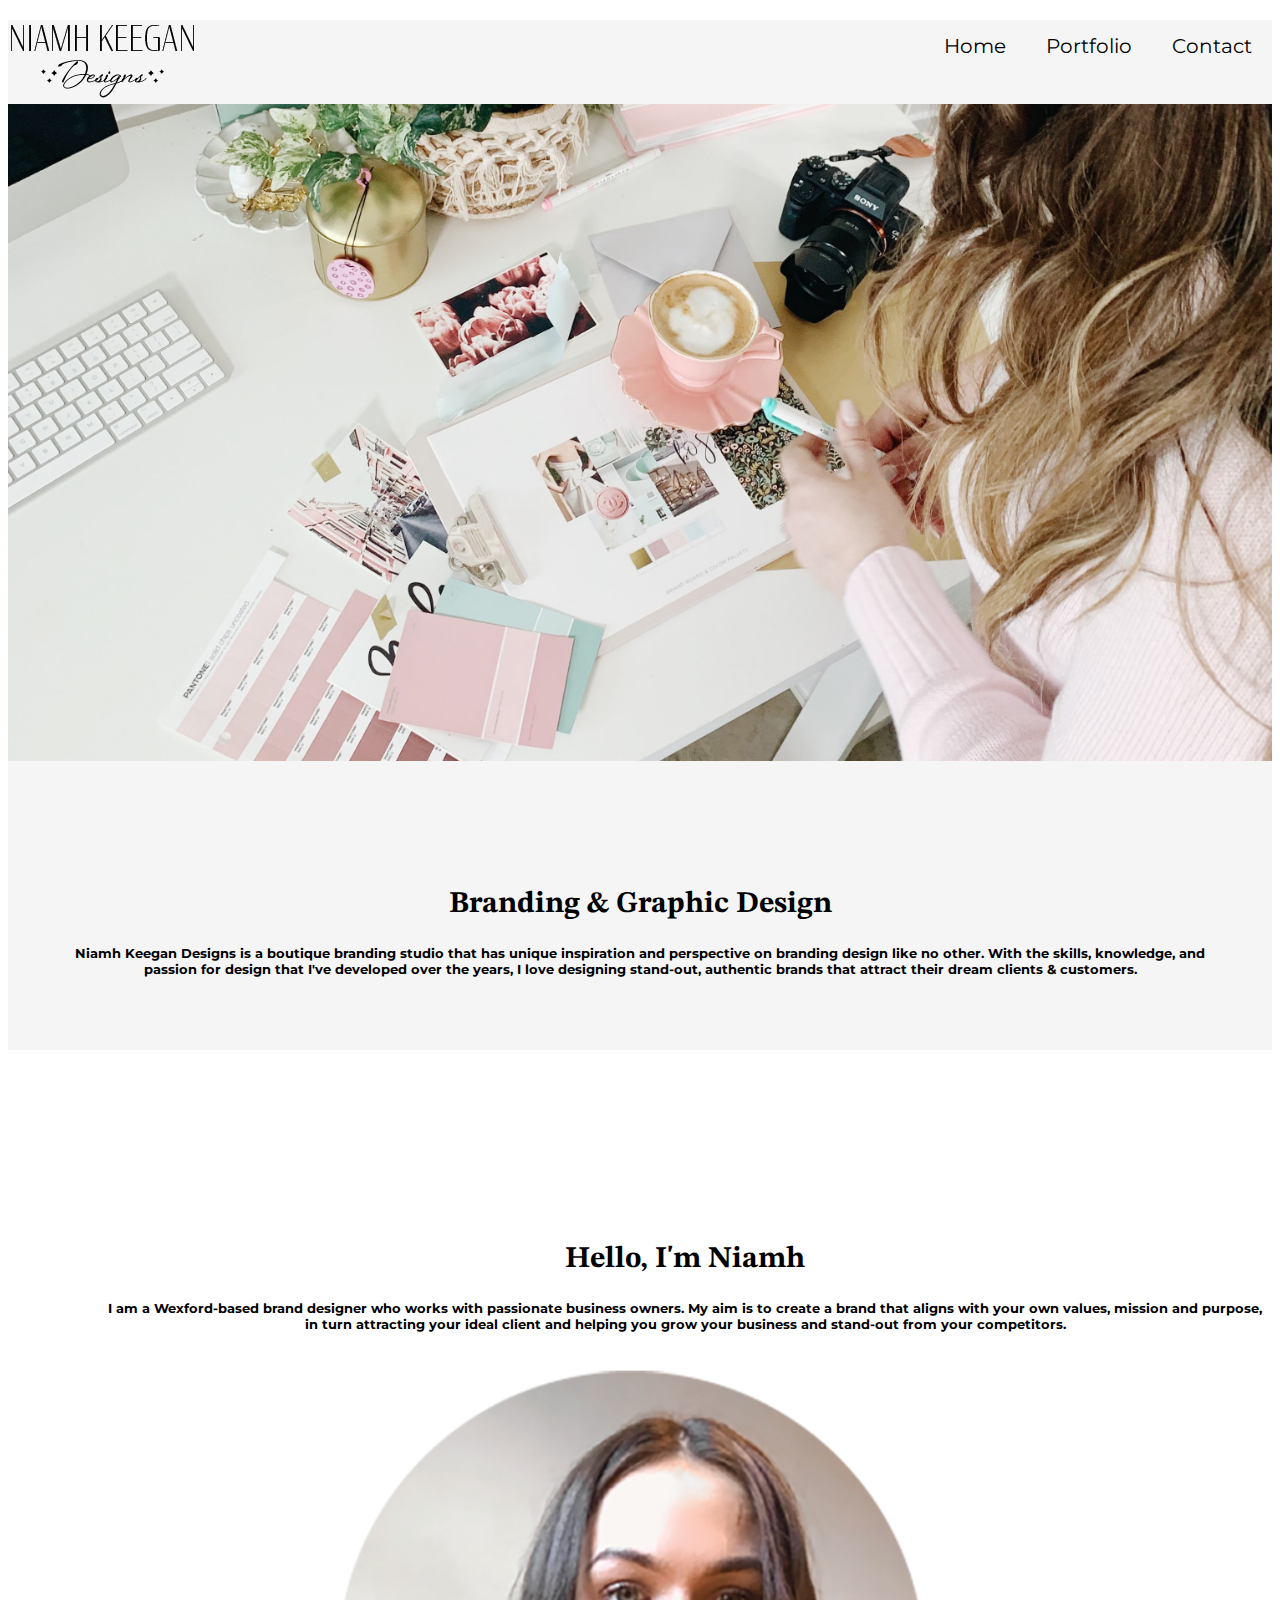
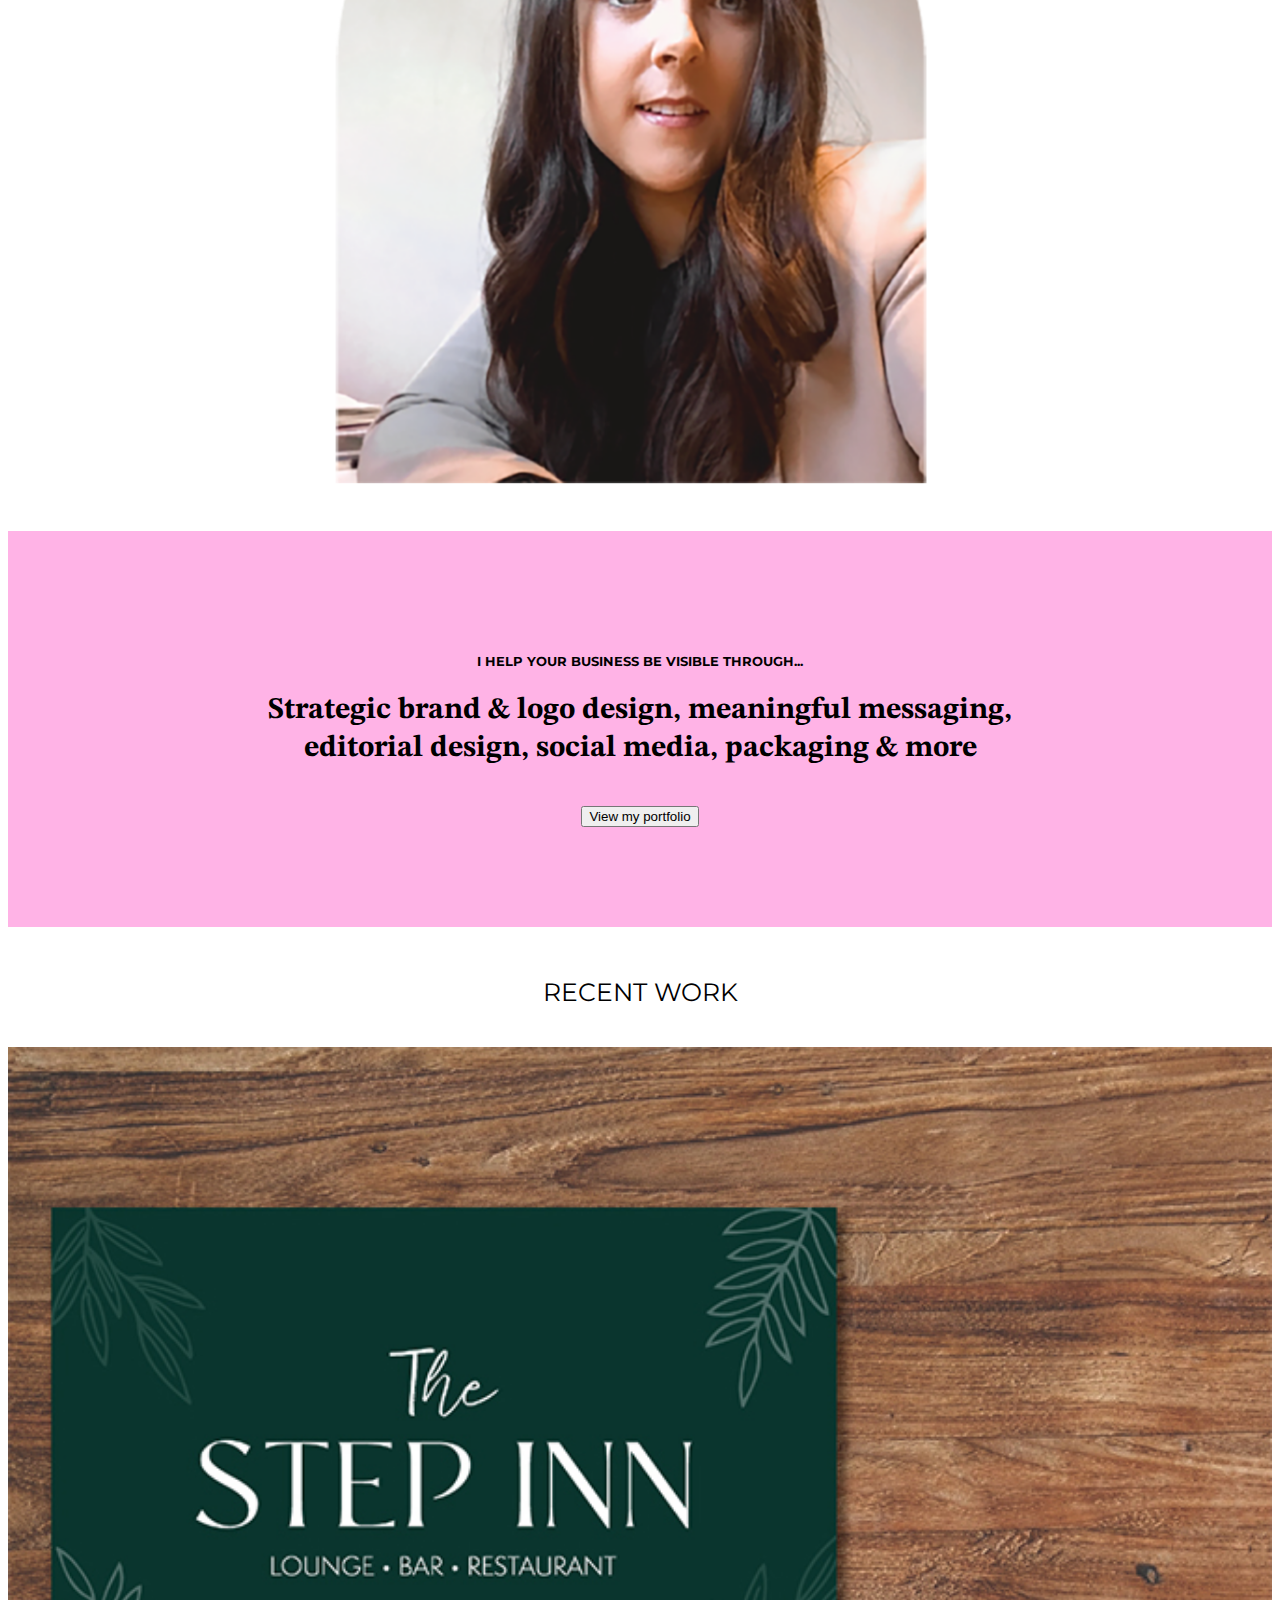
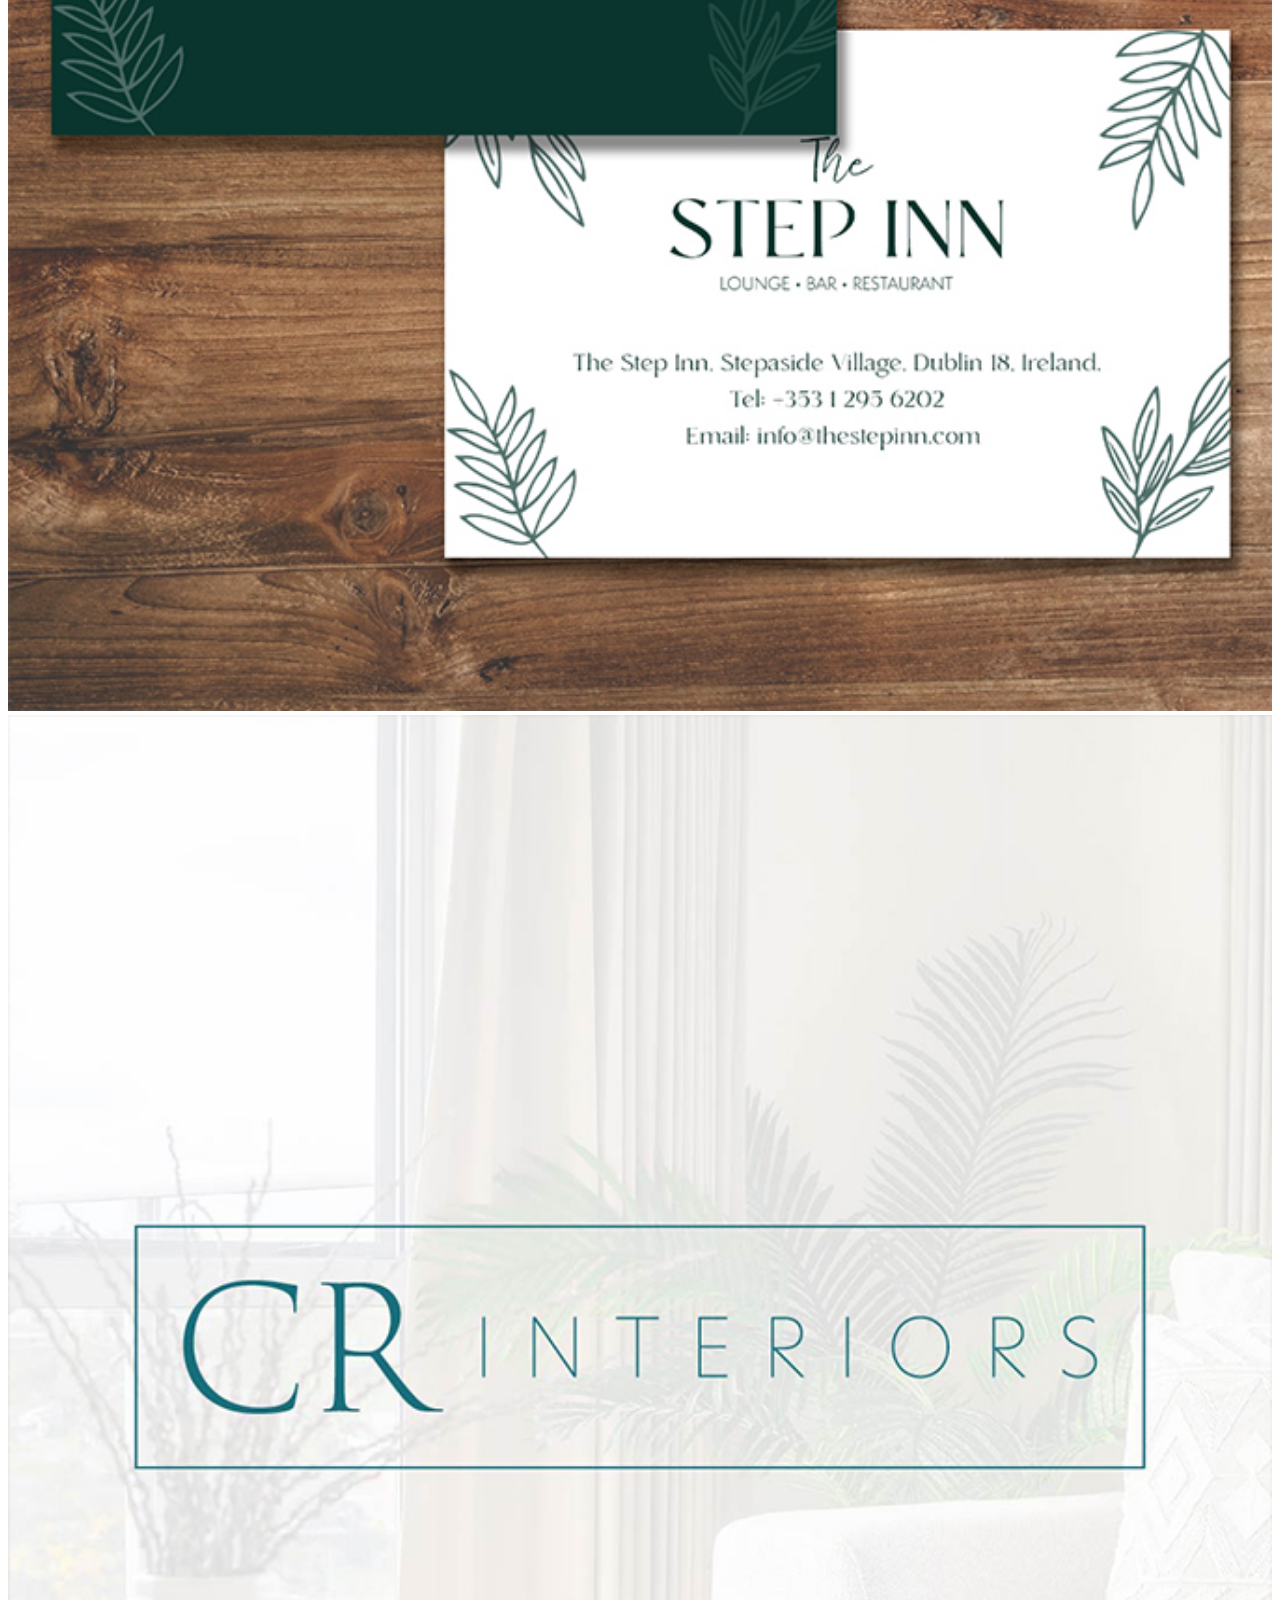
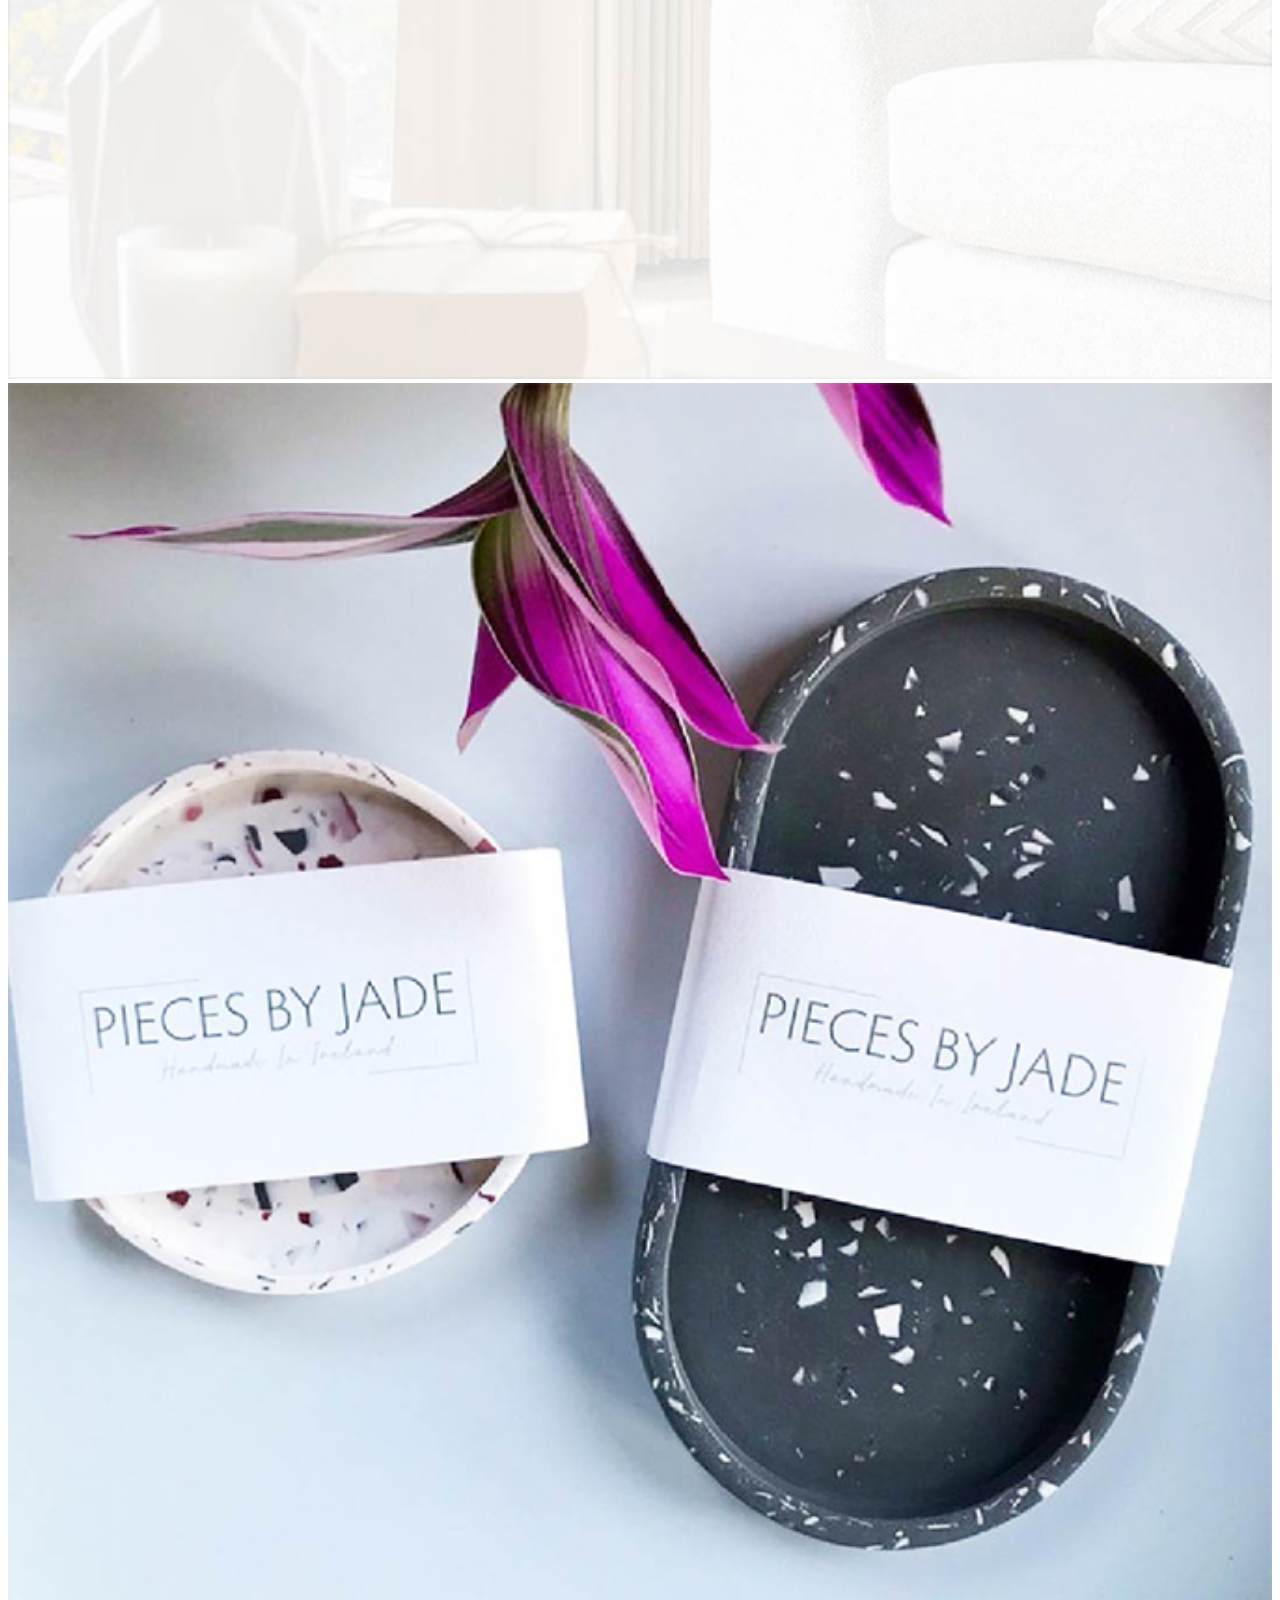
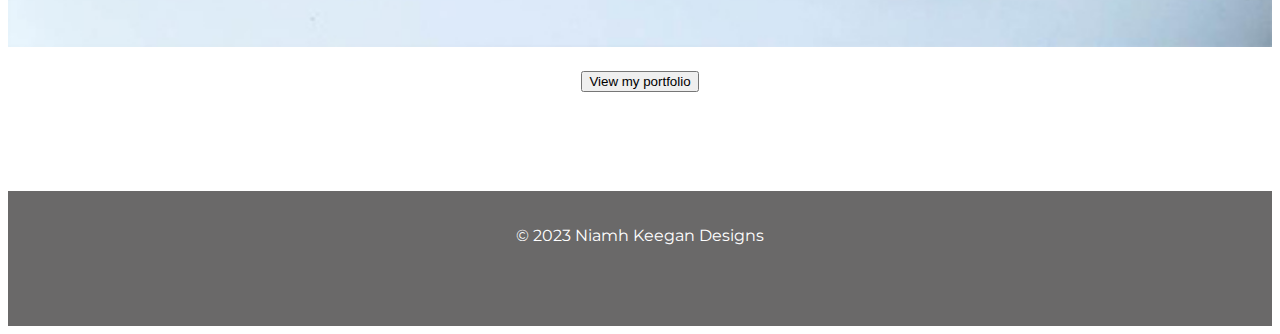
<file: index.html>
<!DOCTYPE html>
<html>
	<head>
		<title>Niamh Keegan Designs Homepage</title>
		<link href="https://cdn.jsdelivr.net/npm/bootstrap@5.3.0-alpha1/dist/css/bootstrap.min.css" rel="stylesheet" integrity="sha384-GLhlTQ8iRABdZLl6O3oVMWSktQOp6b7In1Zl3/Jr59b6EGGoI1aFkw7cmDA6j6gD" crossorigin="anonymous">
		<script src="https://cdn.jsdelivr.net/npm/bootstrap@5.3.0-alpha1/dist/js/bootstrap.bundle.min.js" integrity="sha384-w76AqPfDkMBDXo30jS1Sgez6pr3x5MlQ1ZAGC+nuZB+EYdgRZgiwxhTBTkF7CXvN" crossorigin="anonymous"></script>
	    <link rel="stylesheet" href="style.css">
        <link rel="icon" type="logo" href="Images/alt-logo.png">
        <link rel="preconnect" href="https://fonts.googleapis.com">
        <link rel="preconnect" href="https://fonts.gstatic.com" crossorigin>
        <link href="https://fonts.googleapis.com/css2?family=Cormorant+Garamond:wght@300&family=Montserrat:wght@300&family=STIX+Two+Text:ital@1&display=swap" rel="stylesheet">
    
    
    </head>
    <body>
		<div class="container-1">
            <div class="row">
                <div class="col-lg-4 logo">
                    <div class="Logo">
                    <img src="Images/Logo.png" alt="Logo">
                </div>
                </div>

                    <div class="col-lg-8">
                        <div class="topnav">
                            <a href="contact.html">Contact</a>
                            <a href="portfolio.html">Portfolio</a>
                            <a class="active" href="index.html">Home</a>
                        </div>
                </div>

            <div class="row grey">
                <div class="col-lg-8">
                    <img src="Images/Homepageimage.jpg" width="100%" alt="Homepage Photo">
                    </div>

                <div class="col-lg-4 homepage-div h1">
                   <h1>Branding & Graphic Design</h1>
                   <h5>Niamh Keegan Designs is a boutique branding studio that has unique
                    inspiration and perspective on branding design like no other. With the skills,
                    knowledge, and passion for design that I've developed over the years, I love
                    designing stand-out, authentic brands that attract their dream clients & customers.</h5>
                </div>
            </div>
            
            

            <div class="row">
                <div class="col-lg-6 intro-div h1">
                    <h1>Hello, I'm Niamh</h1>
                    <h5> I am a Wexford-based brand designer who works with passionate business owners.
                        My aim is to create a brand that aligns with your own values, mission and purpose,
                        in turn attracting your ideal client and helping you grow your business and stand-out
                        from your competitors.
</h5>
                </div>
                <div class="col-lg-6 photo">
                <img src="Images/me.png" width="50%" alt="me">

                  </div>
               
                </div>

                <div class="row pink">
                    <div class="col-lg-12">
                        <h5>I HELP YOUR BUSINESS BE VISIBLE THROUGH...</h5>
                    <h1>Strategic brand & logo design, meaningful messaging,<br>
                        editorial design, social media, packaging  & more</h1><br>
                        <a href="portfolio.html">
                            <button type="button" class="btn btn-light">View my portfolio</button>
                        </a>
                    </div>
                        </div>
                    
    

                <div class="col-lg-12 help">
                    RECENT WORK
                    </div>
                    
                    <div class="row">
                <div class="col-lg-4">
                    <img src="Images/STEPIN BCARDS.jpg" width="100%" alt="The Step Inn Business Cards">
                </div>
                <div class="col-lg-4">
                    <img src="Images/CR.jpg" width="100%" alt="CR Interiors">
                </div>
                <div class="col-lg-4">
                    <img src="Images/PIECES BY JADE.jpg" width="100%" alt="Pieces by jade">
                </div>

                </div>

                <div class="row">
                    <div class="col-lg-12">
                        <a href="portfolio.html">
                            <button type="button" class="btn btn-outline-dark btn-lg">View my portfolio</button>
                        </a>
                    </div>
                    </div>
                   
                <div class="row">
                <div class="col-lg-12 footer">
                    © 2023 Niamh Keegan Designs

            </div>
                </div>
                </div>



                    
            
            
        
		
		</div>
</body>
</html>
</file>
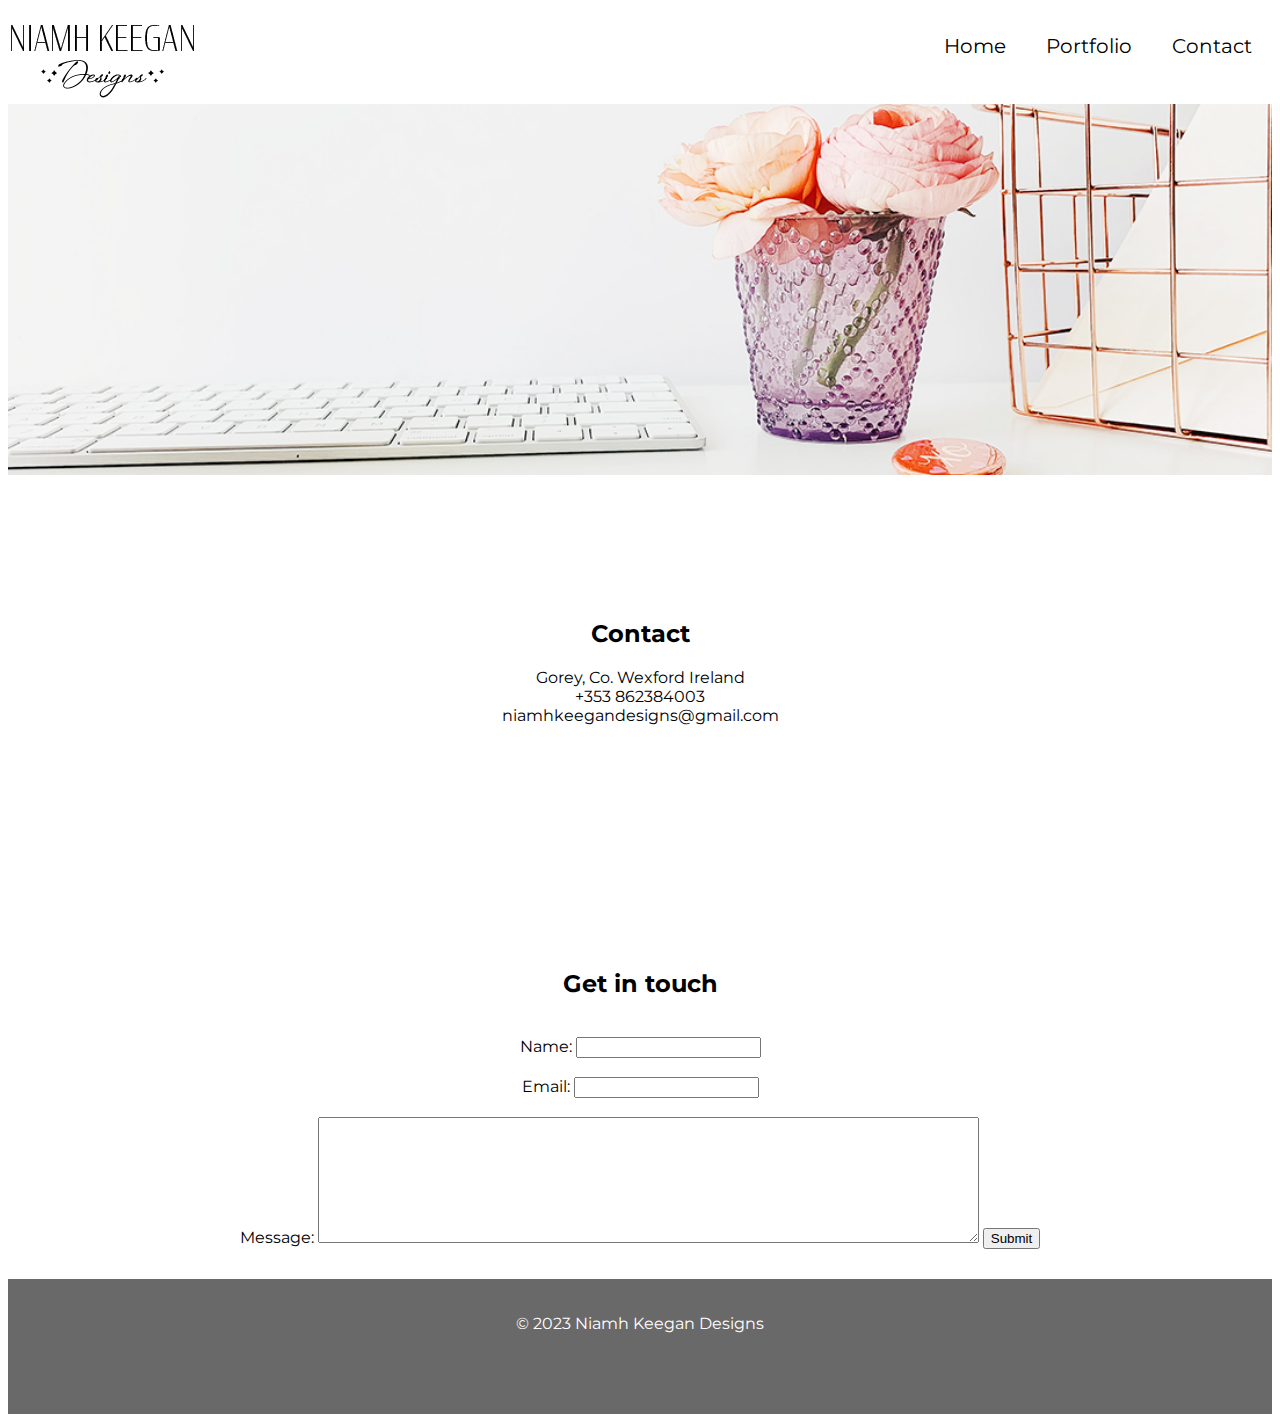
<file: contact.html>
<!DOCTYPE html>
<html>
	<head>
		<title>Niamh Keegan Designs Contact</title>
		<link href="https://cdn.jsdelivr.net/npm/bootstrap@5.3.0-alpha1/dist/css/bootstrap.min.css" rel="stylesheet" integrity="sha384-GLhlTQ8iRABdZLl6O3oVMWSktQOp6b7In1Zl3/Jr59b6EGGoI1aFkw7cmDA6j6gD" crossorigin="anonymous">
		<script src="https://cdn.jsdelivr.net/npm/bootstrap@5.3.0-alpha1/dist/js/bootstrap.bundle.min.js" integrity="sha384-w76AqPfDkMBDXo30jS1Sgez6pr3x5MlQ1ZAGC+nuZB+EYdgRZgiwxhTBTkF7CXvN" crossorigin="anonymous"></script>
	    <link rel="stylesheet" href="style.css">
        <link rel="icon" type="logo" href="Images/alt-logo.png">
        <link rel="preconnect" href="https://fonts.googleapis.com">
        <link rel="preconnect" href="https://fonts.gstatic.com" crossorigin>
        <link href="https://fonts.googleapis.com/css2?family=Montserrat:wght@300&display=swap" rel="stylesheet">        
	</head>
    <body>
		<div class="container-1">
            <div class="row">
                <div class="col-lg-4 logo">
                    <div class="Logo">
                    <img src="Images/Logo.png" alt="Logo">
                </div>
                </div>

                    <div class="col-lg-8">
                        <div class="topnav">
                            <a href="contact.html">Contact</a>
                            <a href="portfolio.html">Portfolio</a>
                            <a class="active" href="index.html">Home</a>
                        </div>
                </div>

                <div class="row">
                <div class="col-lg-12">
                    <img src="Images/Contact 2.jpg" width="100%" alt="Contact photo">
                    </div>
                </div>

            <div class="row grey">
                <div class="col-lg-6 contact2">
                    <h2>Contact</h2>
                    Gorey, Co. Wexford Ireland<br>
                    +353 862384003<br>
                    niamhkeegandesigns@gmail.com
            </div>
               
                <div class="col-lg-6 contact">
                    <h2>Get in touch</h2> <br>
                    <h4 id="show">
                        <span id="span1"></span>, thank you for your details.<br>
                        We will be in touch soon via <span id="span2"></span>.
                    </h4>		
                    <form action="#" id="hide" onsubmit="go();return false">
                        Name: <input id="name" type="text" /><br/> </br>
                        Email: <input id="email" type="email" /><br/> </br>
                        <label for="message">Message:</label>
                        <textarea id="message" name="message" rows="8" cols="80"></textarea>
                        <input type="submit" /><br/>
                    </form>

                </div>
                </div>


                <script src="script.js"></script>
            </div>

            
          
            

            <div class="row">
                <div class="col-lg-12 footer">
                    © 2023 Niamh Keegan Designs

​
                    
                    </div>
                </div>
                </div>



                    
            
            
        
		
		</div>
</body>
</html>
</file>
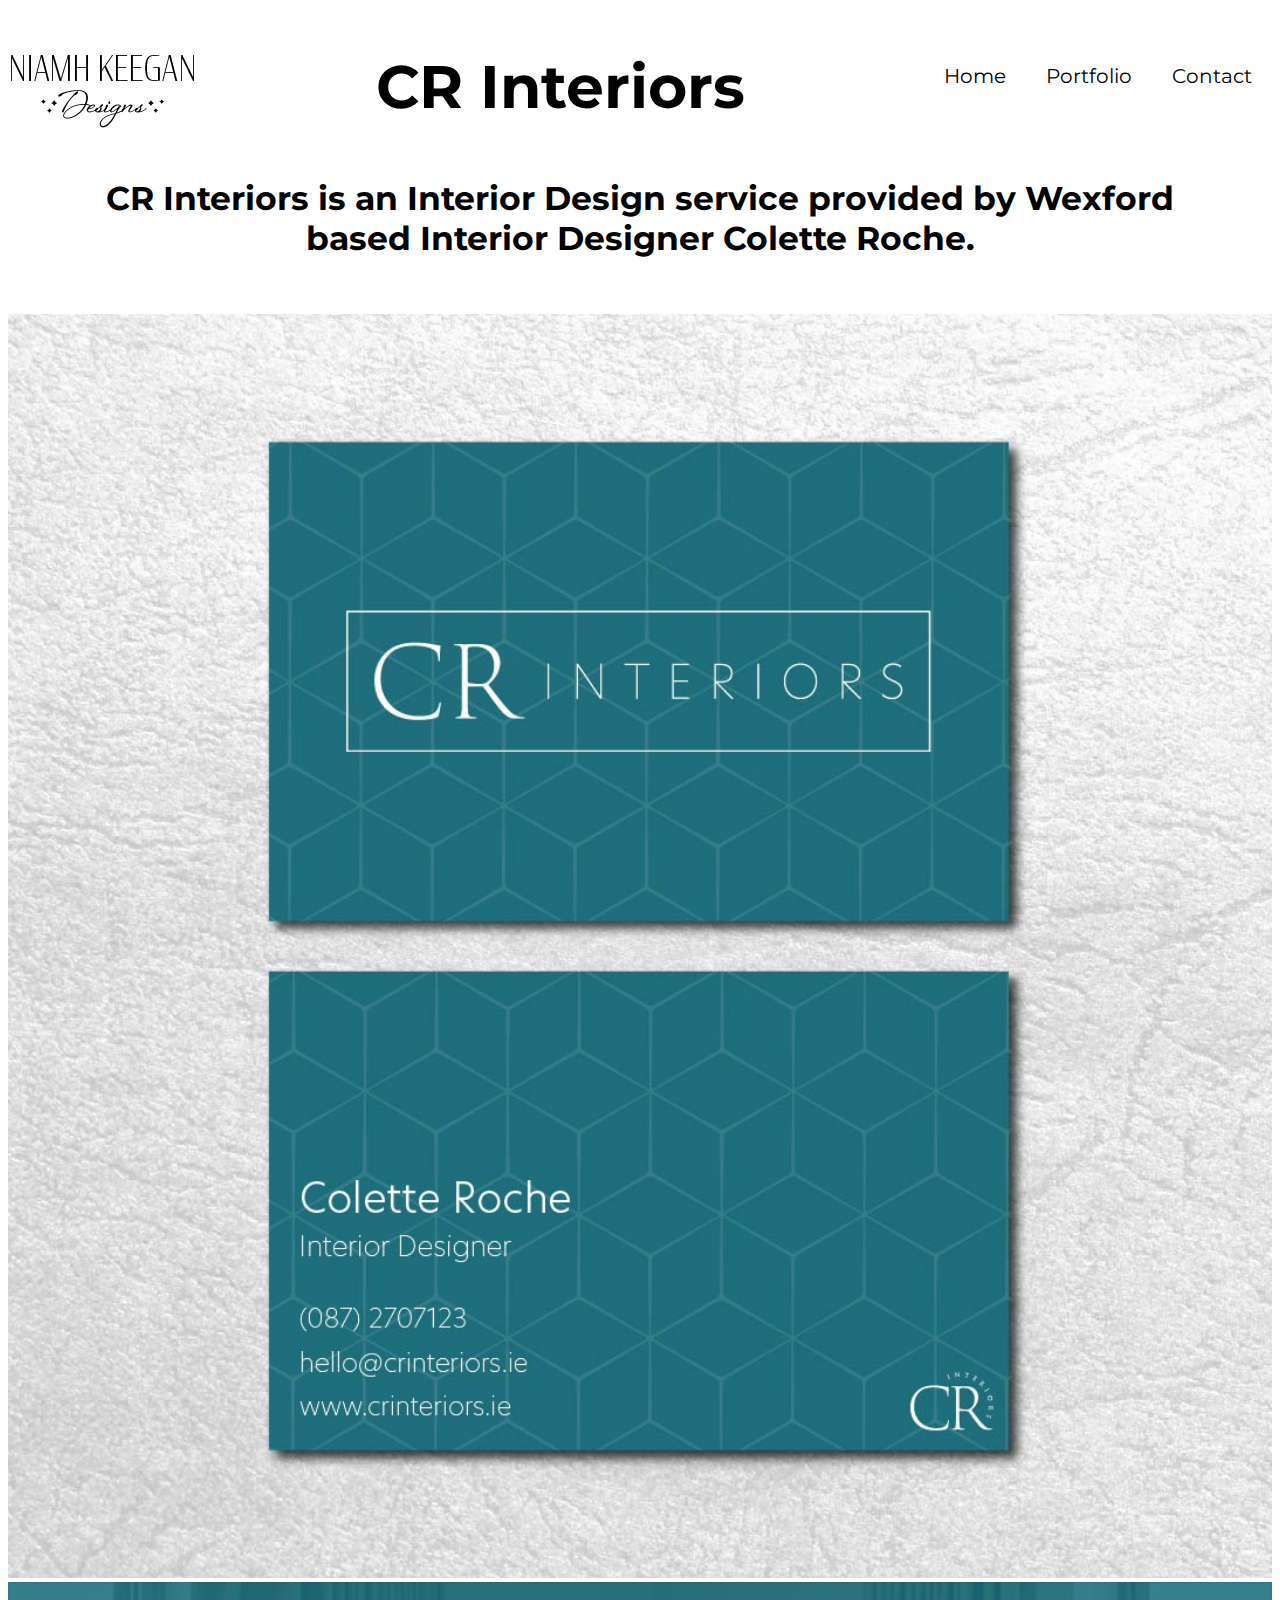
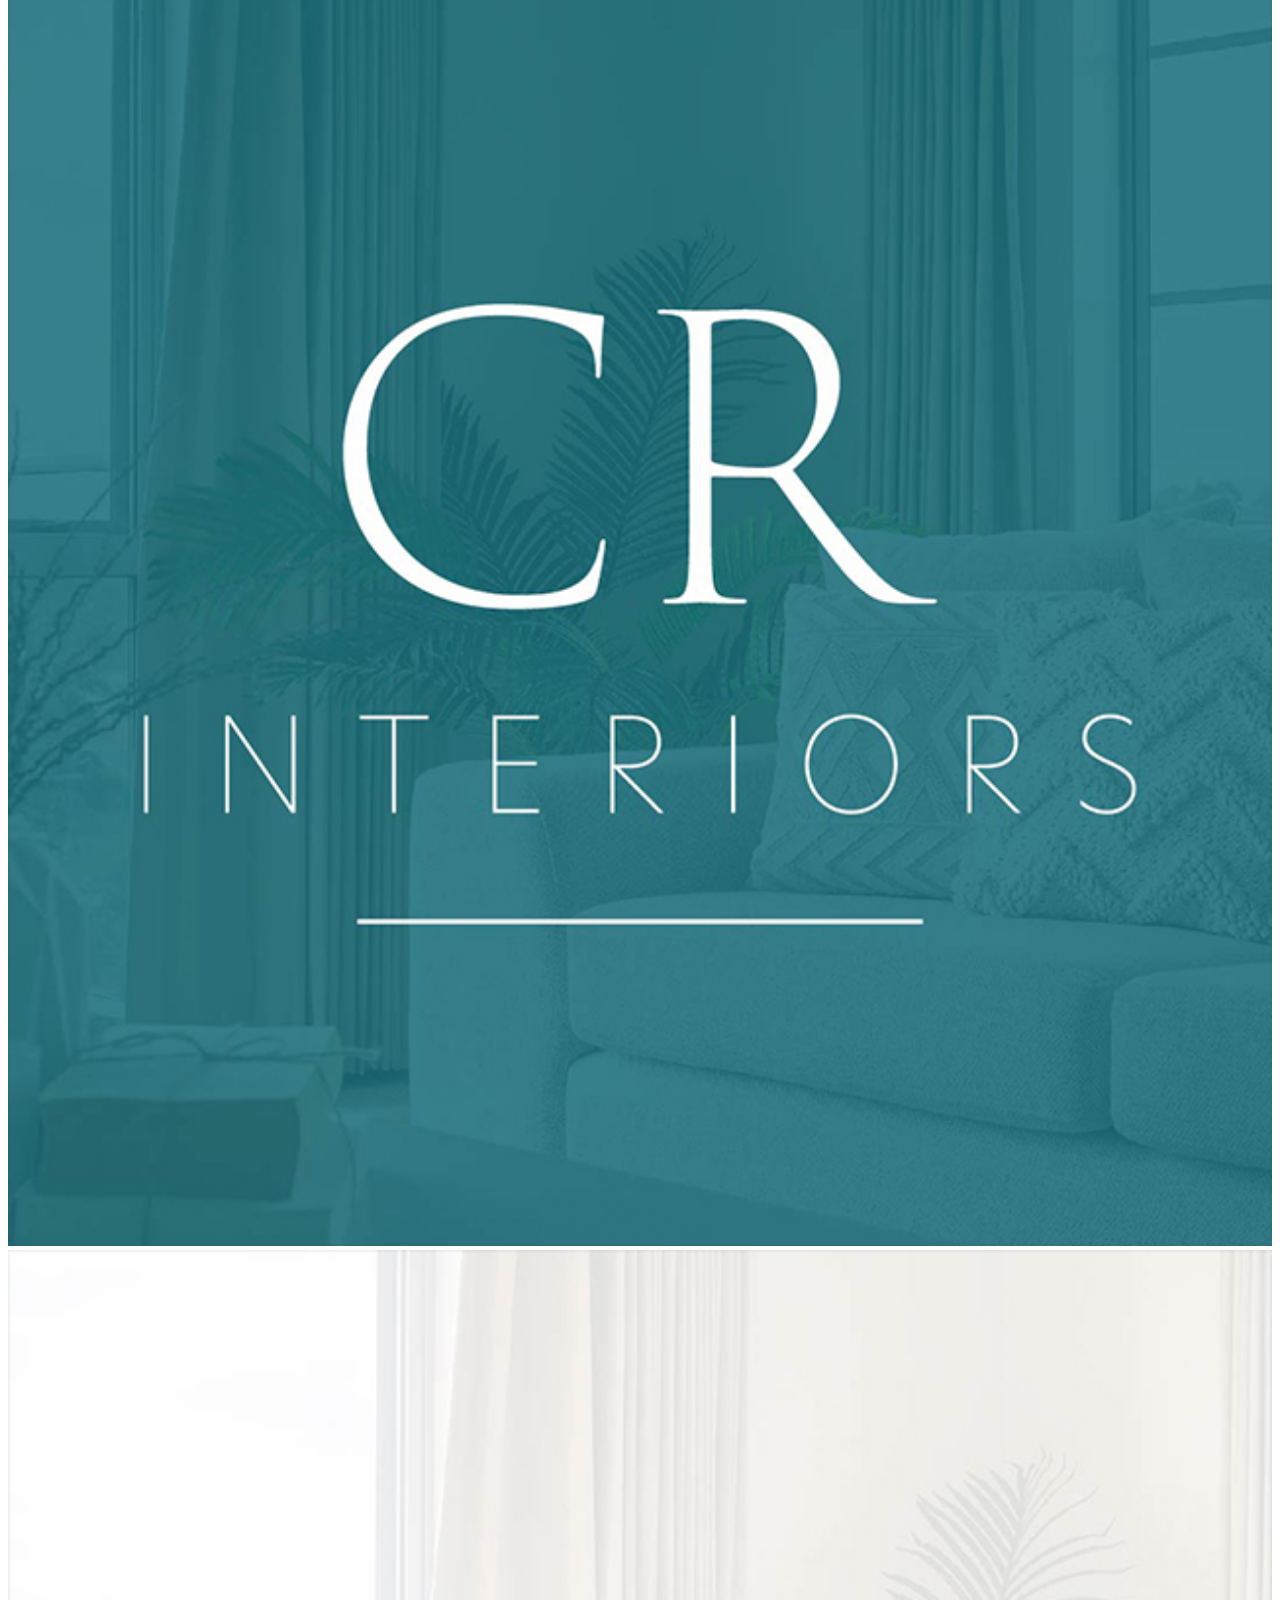
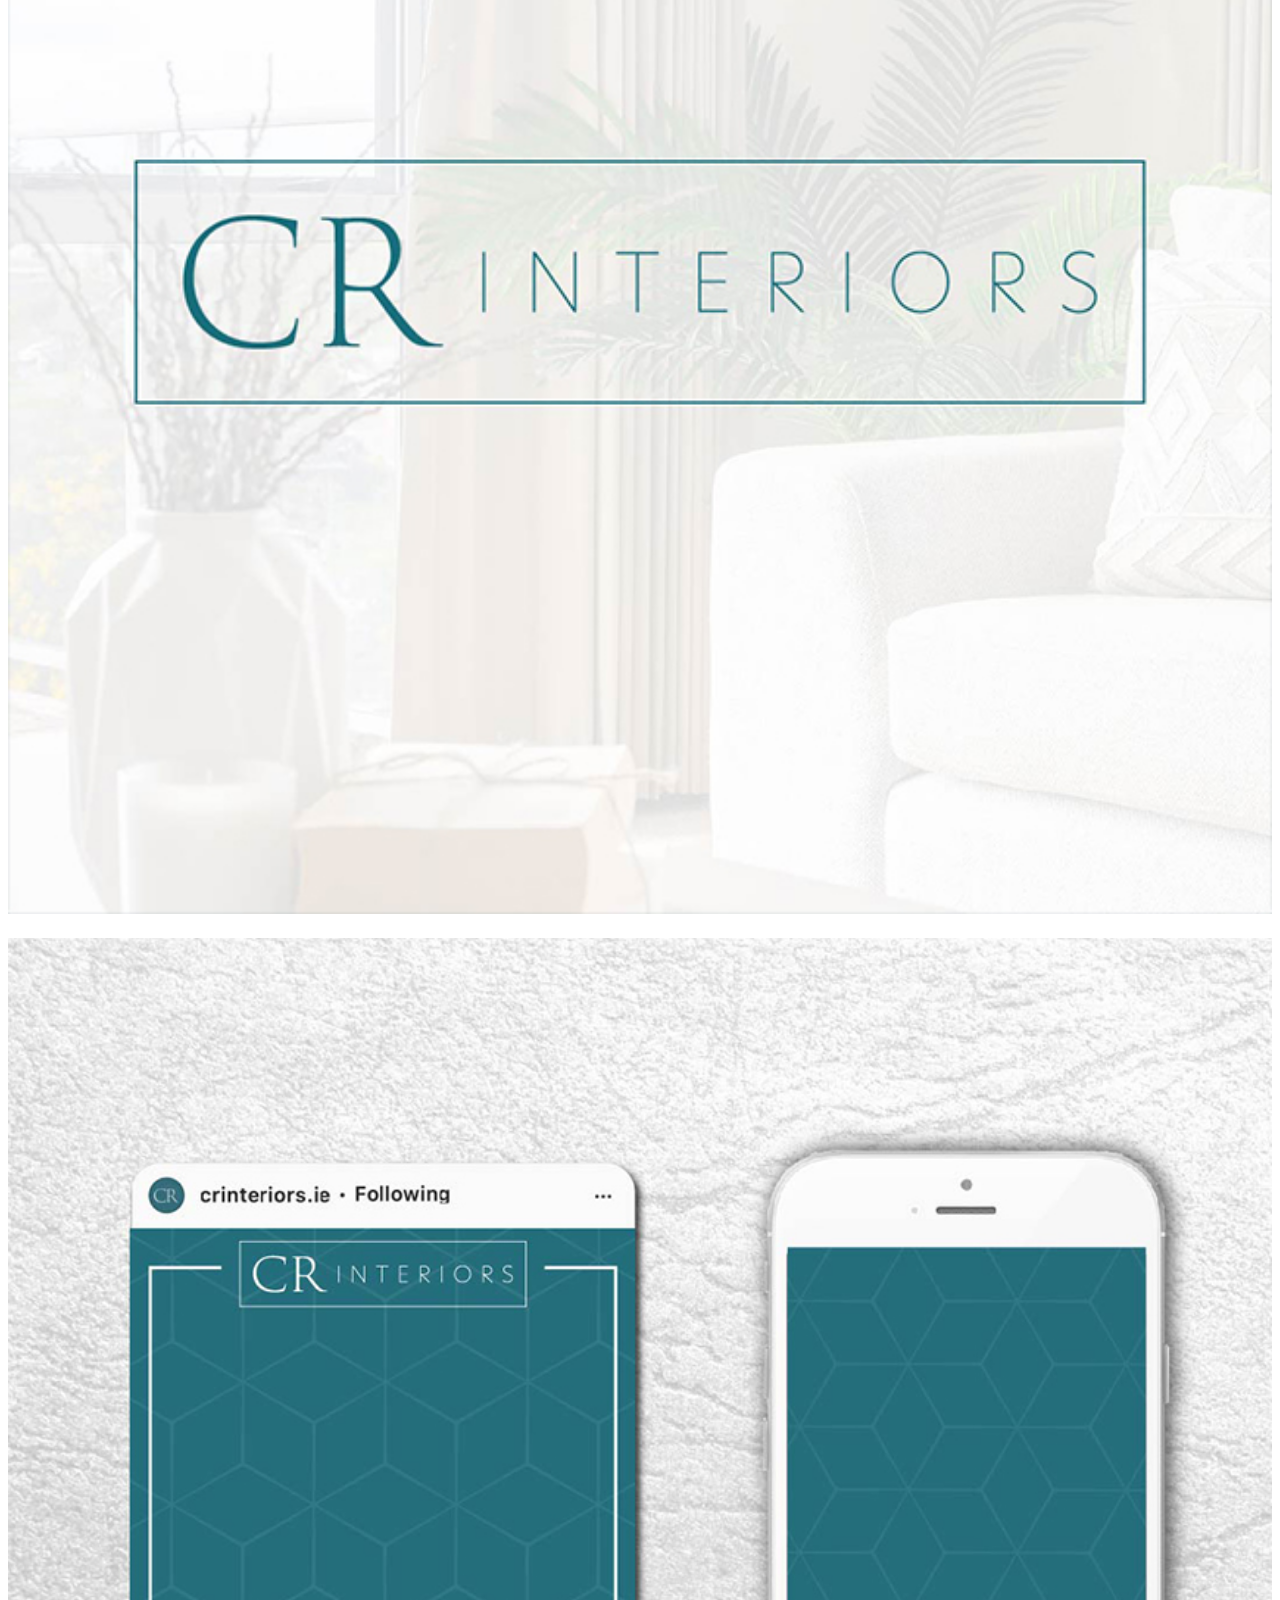
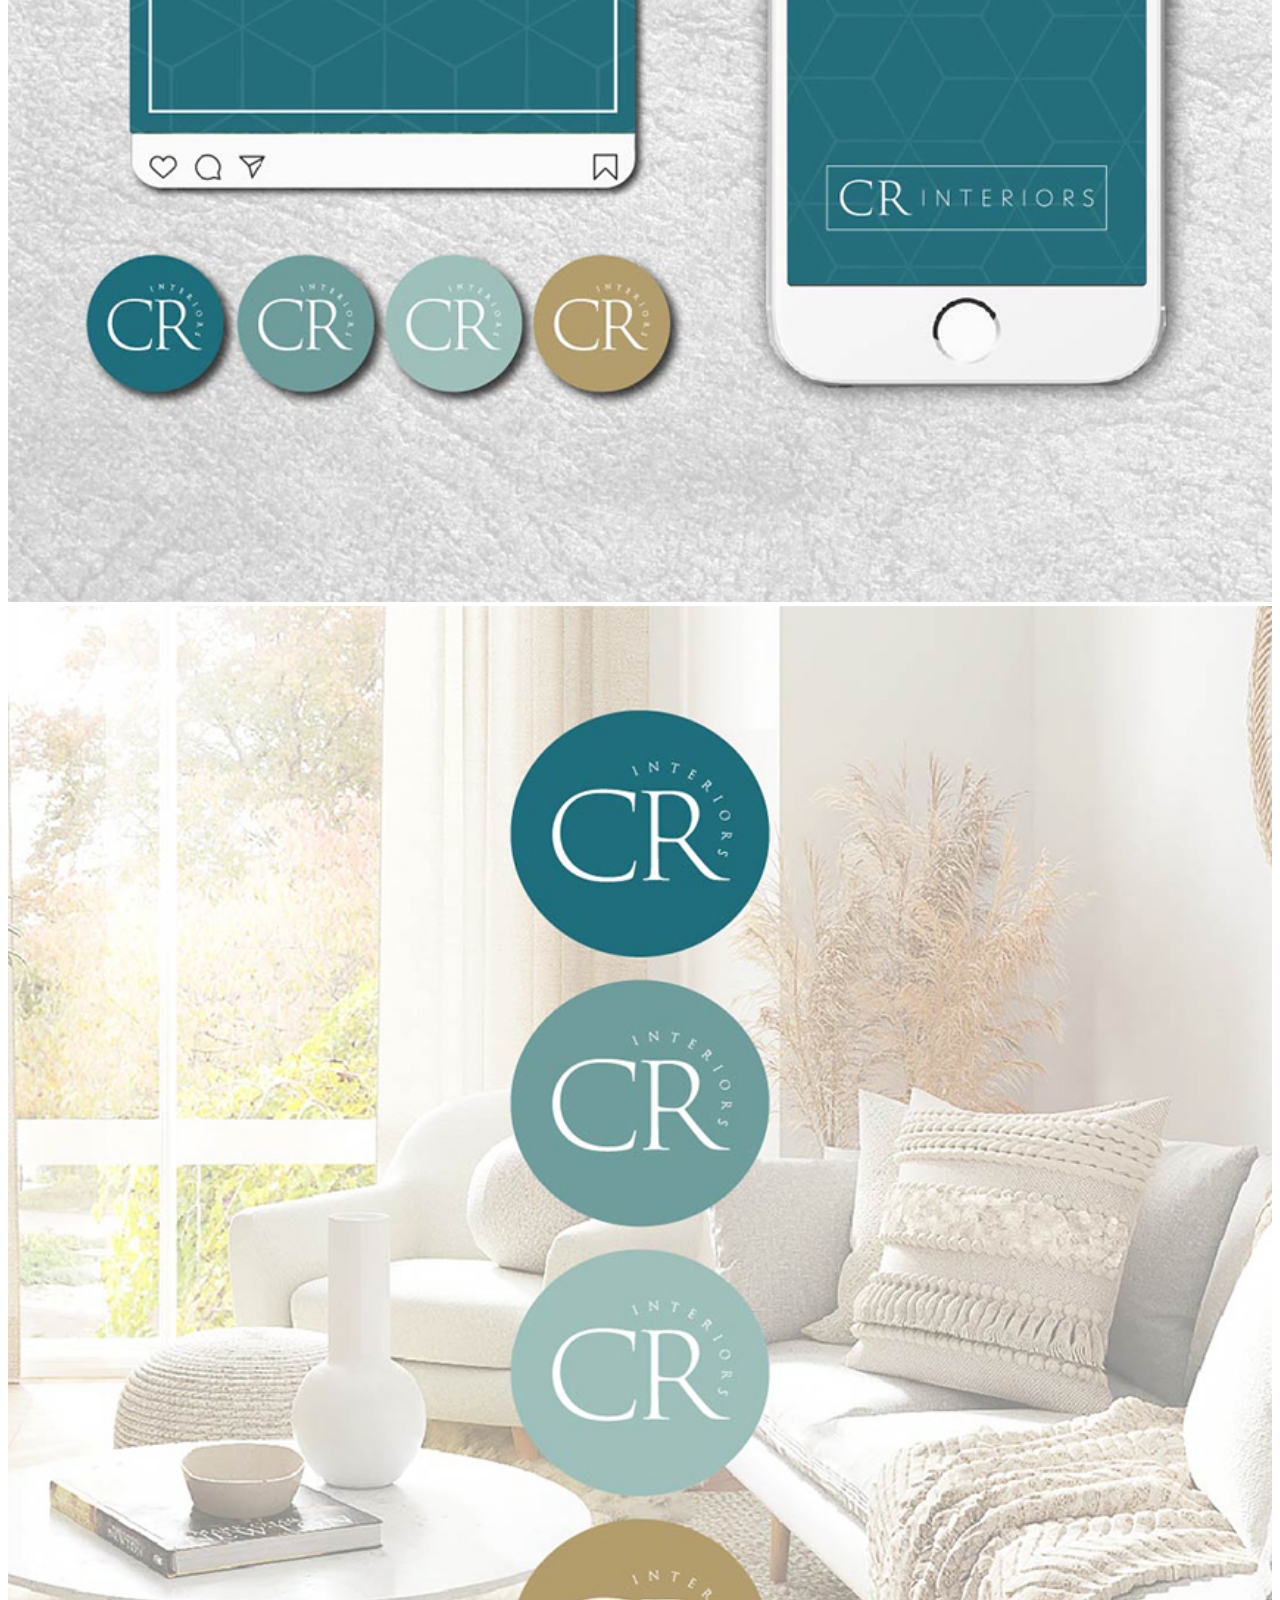
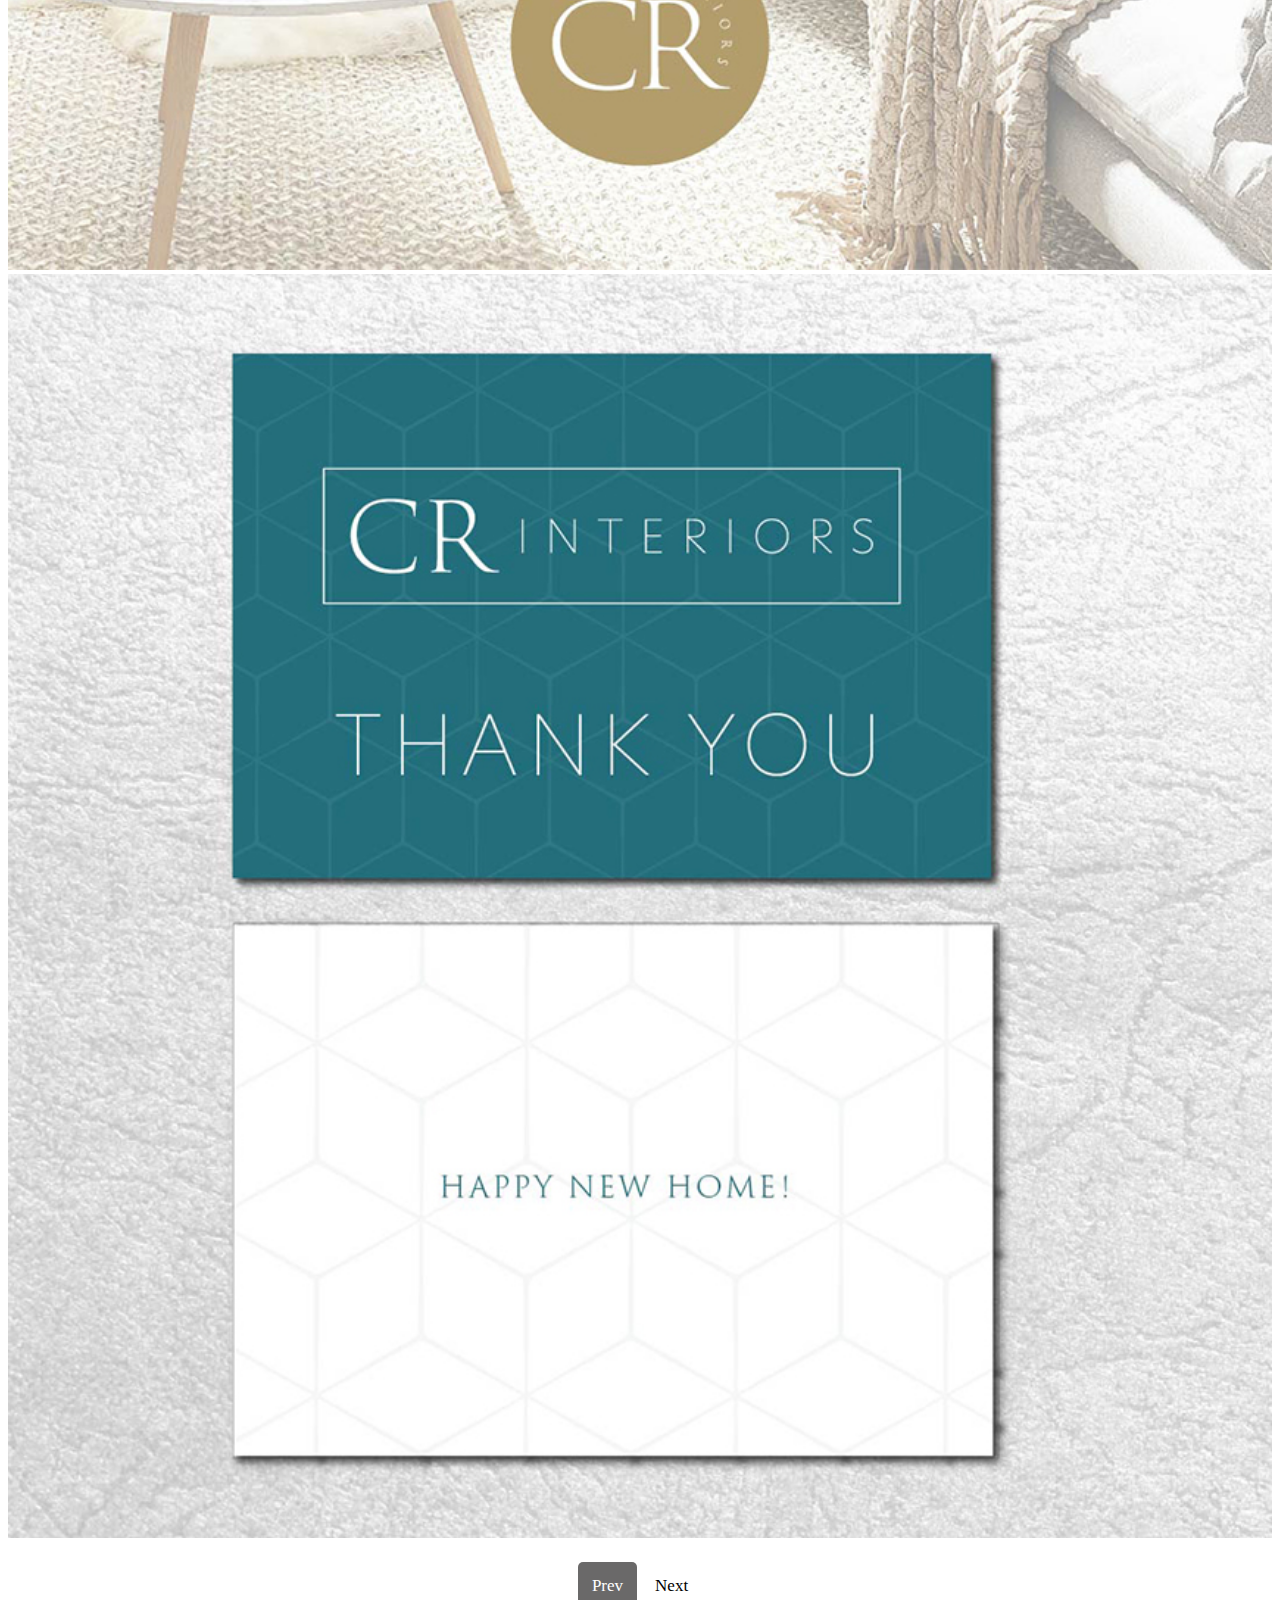
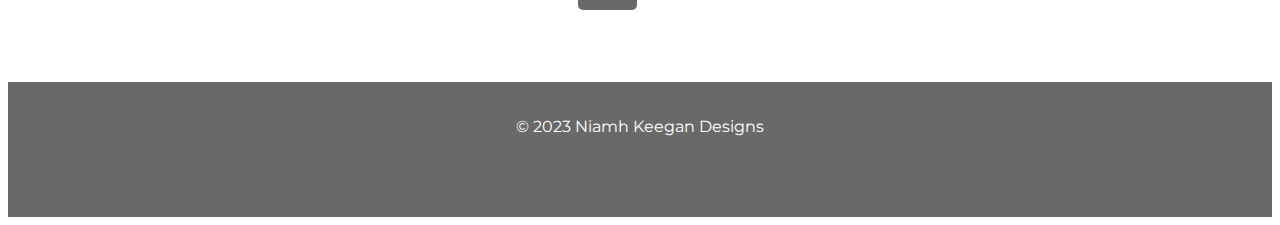
<file: Cr-Interiors.html>
<!DOCTYPE html>
<html>
	<head>
		<title>Niamh Keegan Designs / CR Interiors</title>
		<link href="https://cdn.jsdelivr.net/npm/bootstrap@5.3.0-alpha1/dist/css/bootstrap.min.css" rel="stylesheet" integrity="sha384-GLhlTQ8iRABdZLl6O3oVMWSktQOp6b7In1Zl3/Jr59b6EGGoI1aFkw7cmDA6j6gD" crossorigin="anonymous">
		<script src="https://cdn.jsdelivr.net/npm/bootstrap@5.3.0-alpha1/dist/js/bootstrap.bundle.min.js" integrity="sha384-w76AqPfDkMBDXo30jS1Sgez6pr3x5MlQ1ZAGC+nuZB+EYdgRZgiwxhTBTkF7CXvN" crossorigin="anonymous"></script>
	    <link rel="stylesheet" href="style.css">
        <link rel="icon" type="logo" href="Images/alt-logo.png">
        <link rel="preconnect" href="https://fonts.googleapis.com">
        <link rel="preconnect" href="https://fonts.gstatic.com" crossorigin>
        <link href="https://fonts.googleapis.com/css2?family=Montserrat:wght@300&display=swap" rel="stylesheet">
        <link href="https://fonts.googleapis.com/css2?family=Cormorant+Garamond:wght@300&family=Montserrat:wght@300&display=swap" rel="stylesheet">

	</head>
    <body>
		<div class="container-1">
            <div class="row">
                <div class="row">
                    <div class="col-lg-4 logo">
                        <div class="Logo">
                        <img src="Images/Logo.png" alt="Logo">
                    </div>
                </div>

                    <div class="col-lg-8">
                        <div class="topnav">
                            <a href="contact.html">Contact</a>
                            <a href="portfolio.html">Portfolio</a>
                            <a class="active" href="index.html">Home</a>
                        </div>
                </div>
                
                <div class="row">
                <div class="col-lg-12 h2">
                    <h2>CR Interiors</h2>
                    <h5>CR Interiors is an Interior Design service provided by Wexford <BR>
                        based Interior Designer Colette Roche.<h5>
                </div>
                </div>

                <div class="row">
                    <div class="col-lg-4">
                        <img src="Images/Portfolio/CR Interiors (2).jpg" width="100%" alt="CR Interiors">
                    </div>
                    <div class="col-lg-4">
                        <img src="Images/Portfolio/CR Interiors.jpg" width="100%" alt="CR Interiors">
                    </div>
                    <div class="col-lg-4">
                        <img src="Images/Portfolio/CR Interiors1.jpg" width="100%" alt="CR Interiors">
                    </div>

                    <div class="row">
                        <div class="col-lg-4">
                            <img src="Images/Portfolio/CR4.jpg" width="100%" alt="CR Interiors">
                        </div>
                        <div class="col-lg-4">
                            <img src="Images/Portfolio/CR5.jpg" width="100%" alt="CR Interiors">
                        </div>
                        <div class="col-lg-4">
                            <img src="Images/Portfolio/CR6.jpg" width="100%" alt="CR Interiors">
                        </div>

                        <div class="row">
                            <div class="col-lg-12">
                                <div class="pill-nav">
                                    <a class="active" href="sintija-obrien.html">Prev</a>
                                    <a href="The-Step-Inn.html">Next</a>
                                  </div>
                            </div>
                        </div>

            <div class="row footer">
                <div class="col-lg-12">
                    © 2023 Niamh Keegan Designs

​                 </div>
                </div>
                </div>
                </div>



                    
            
            
        
		
		</div>
</body>
</html>
</file>
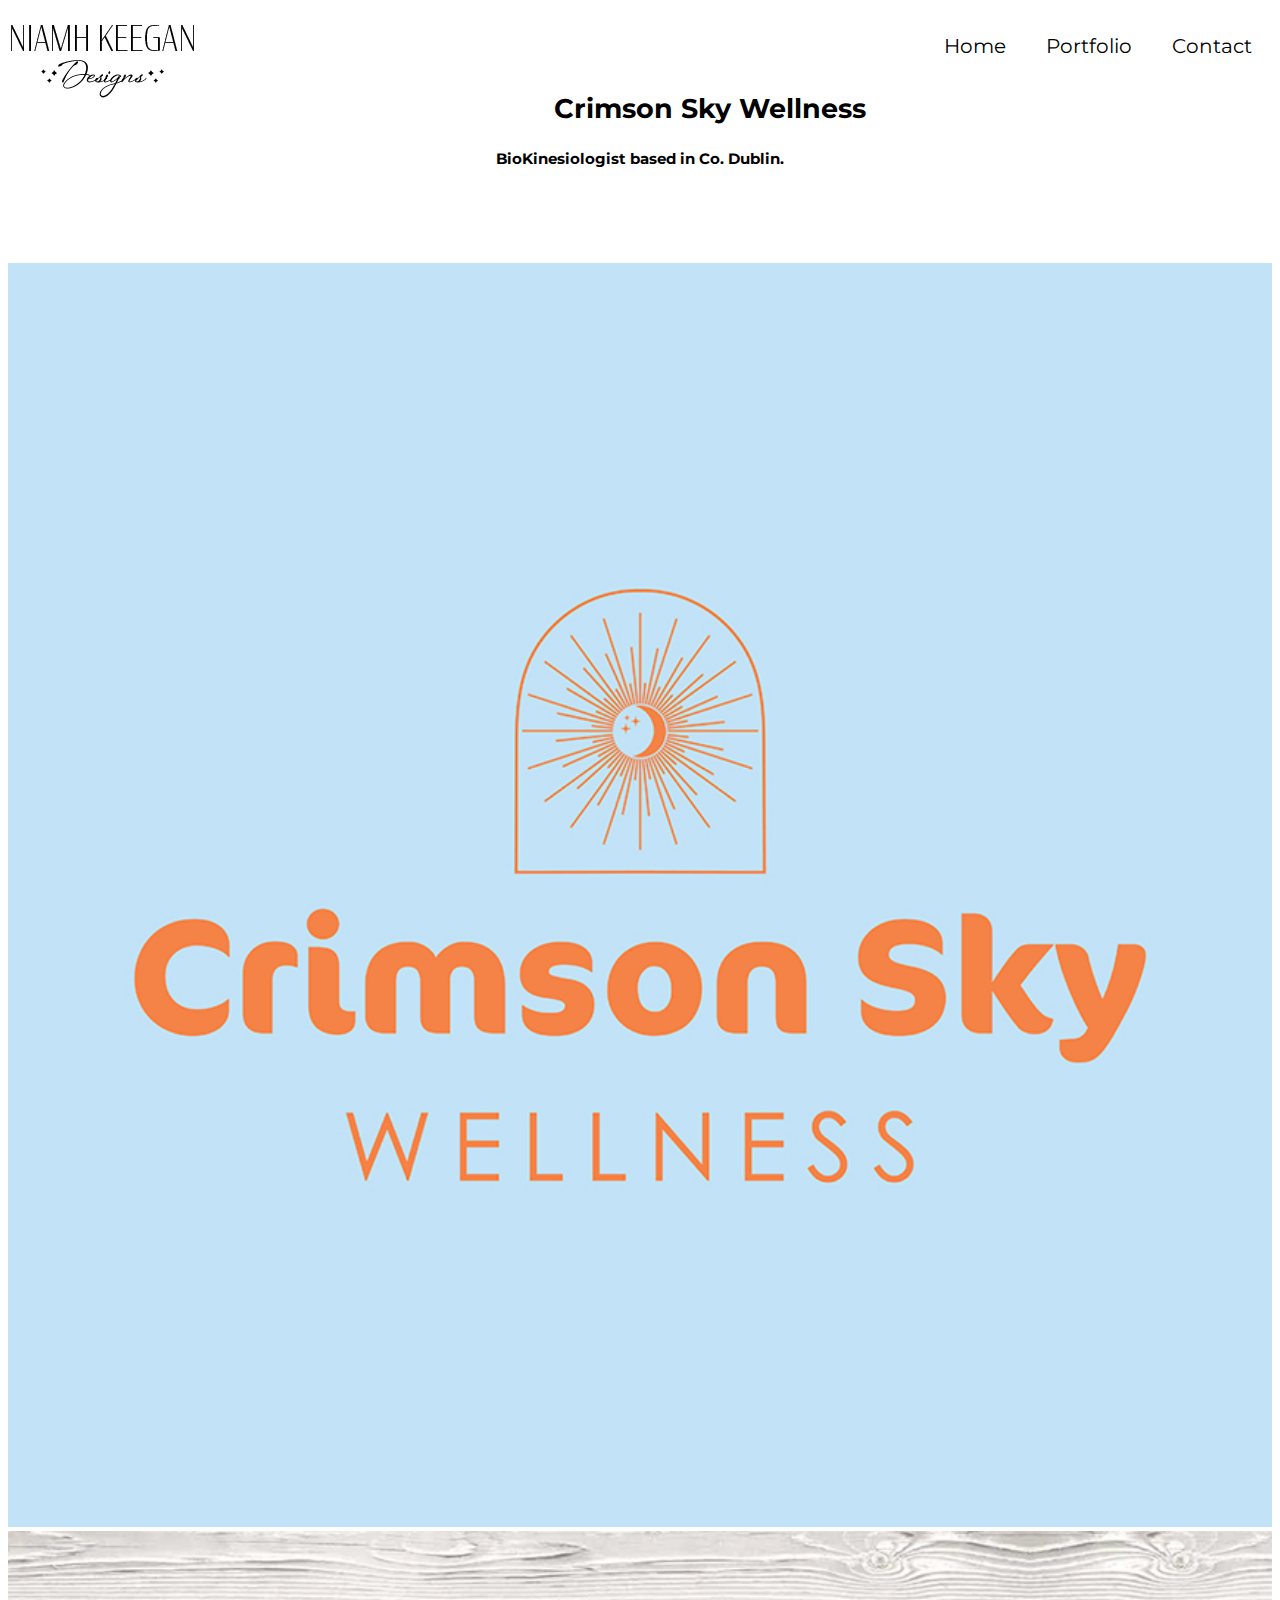
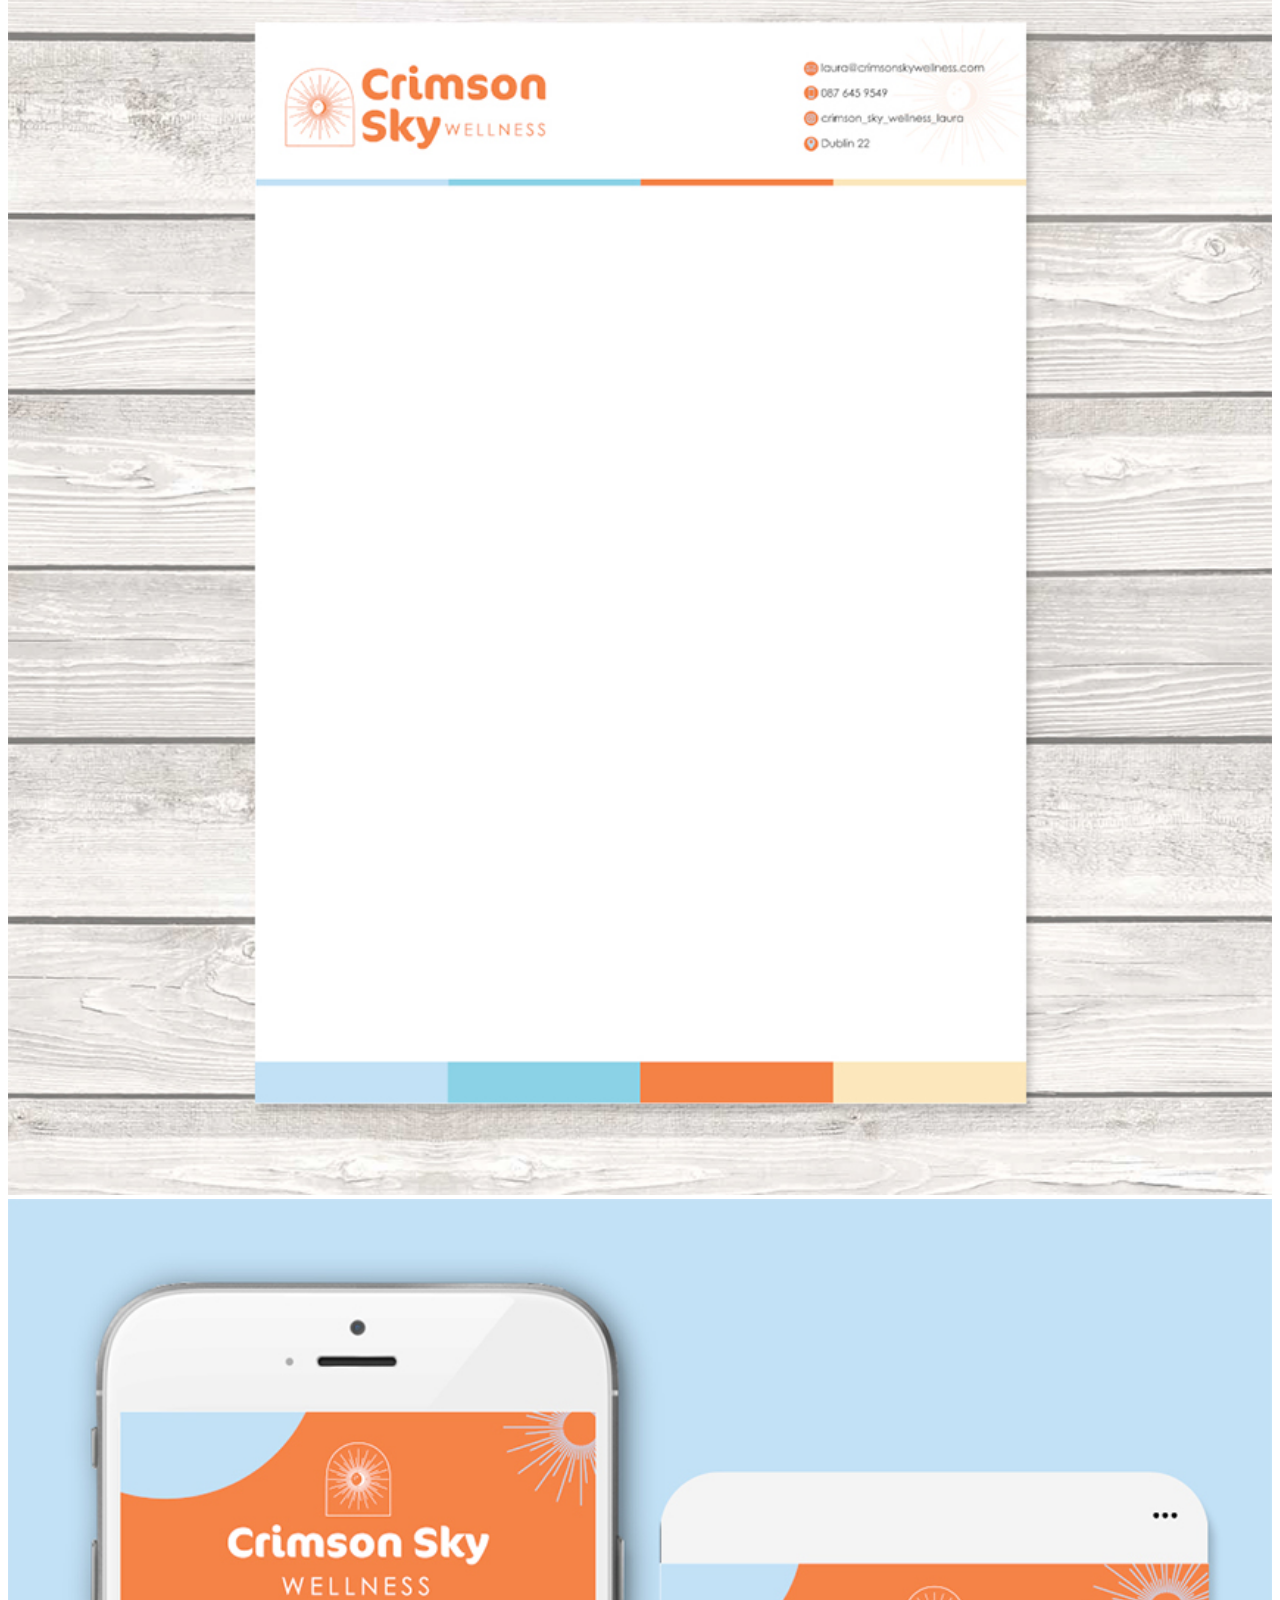
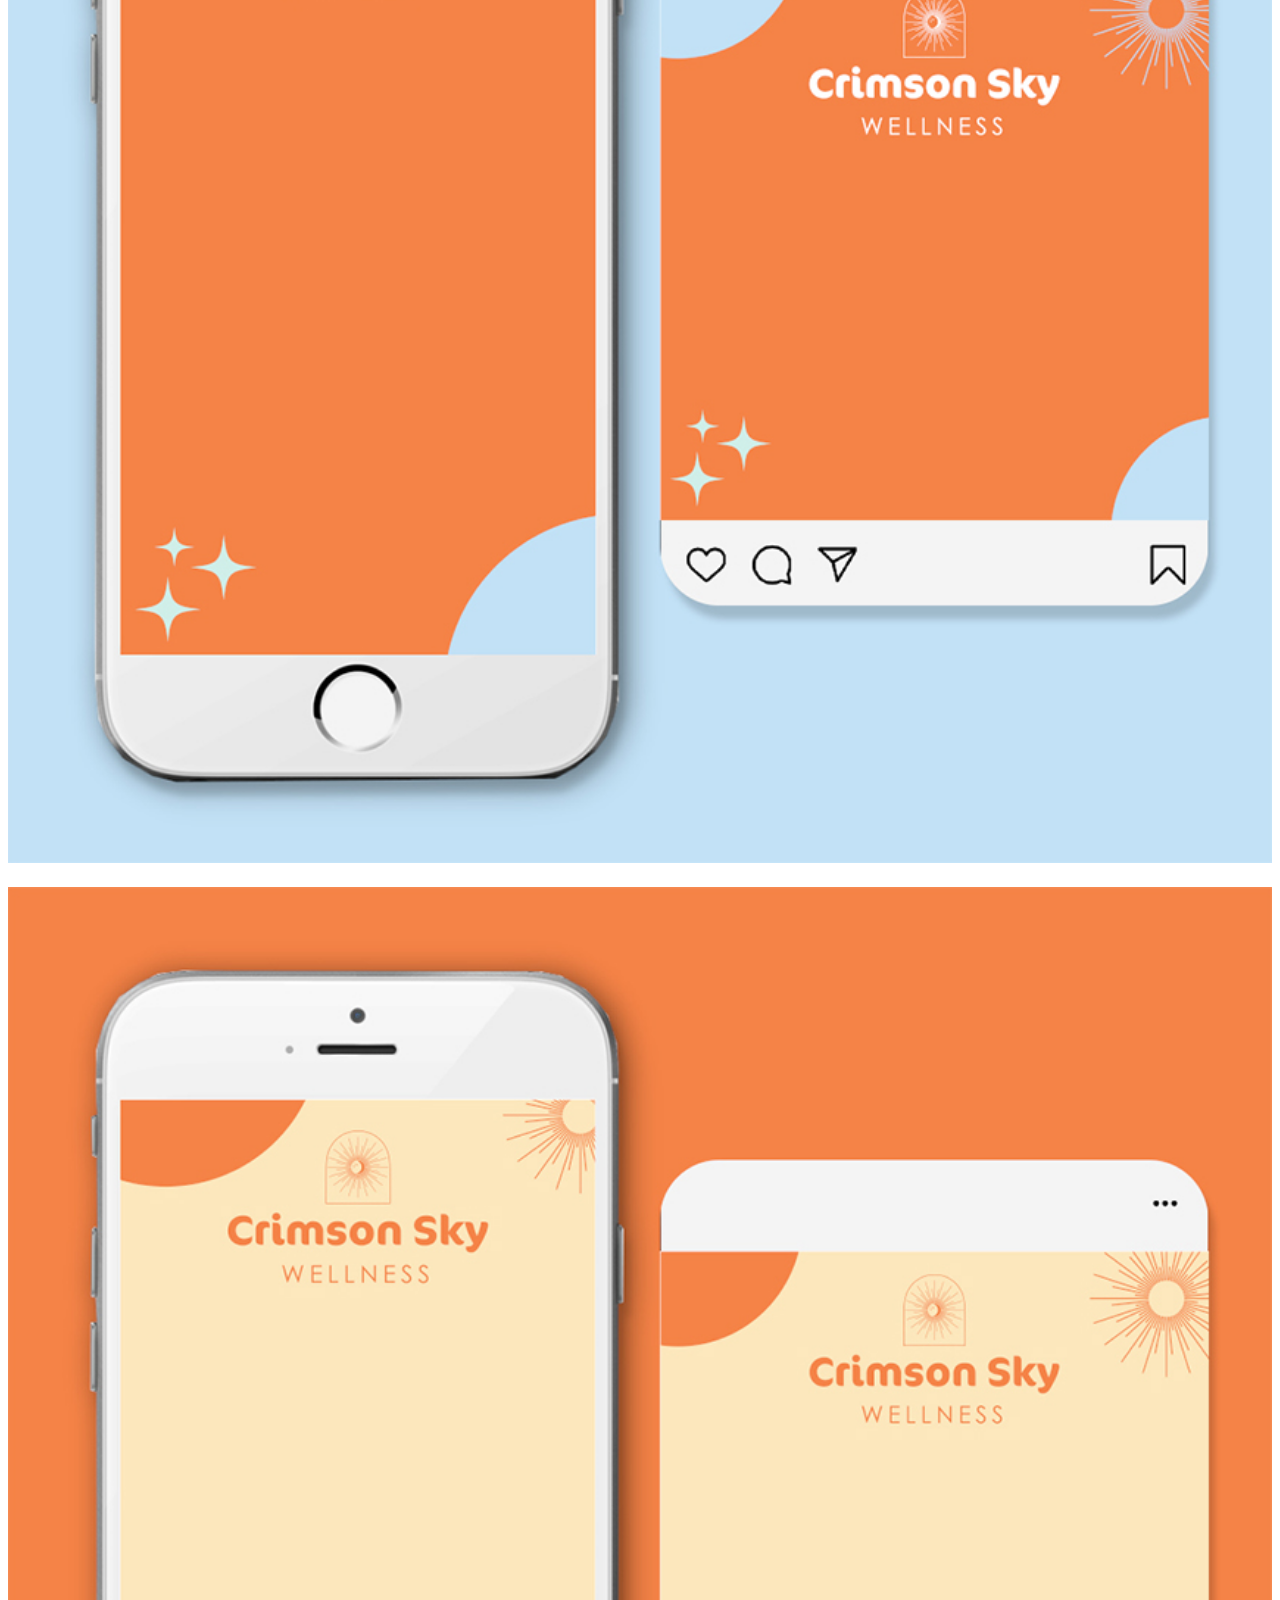
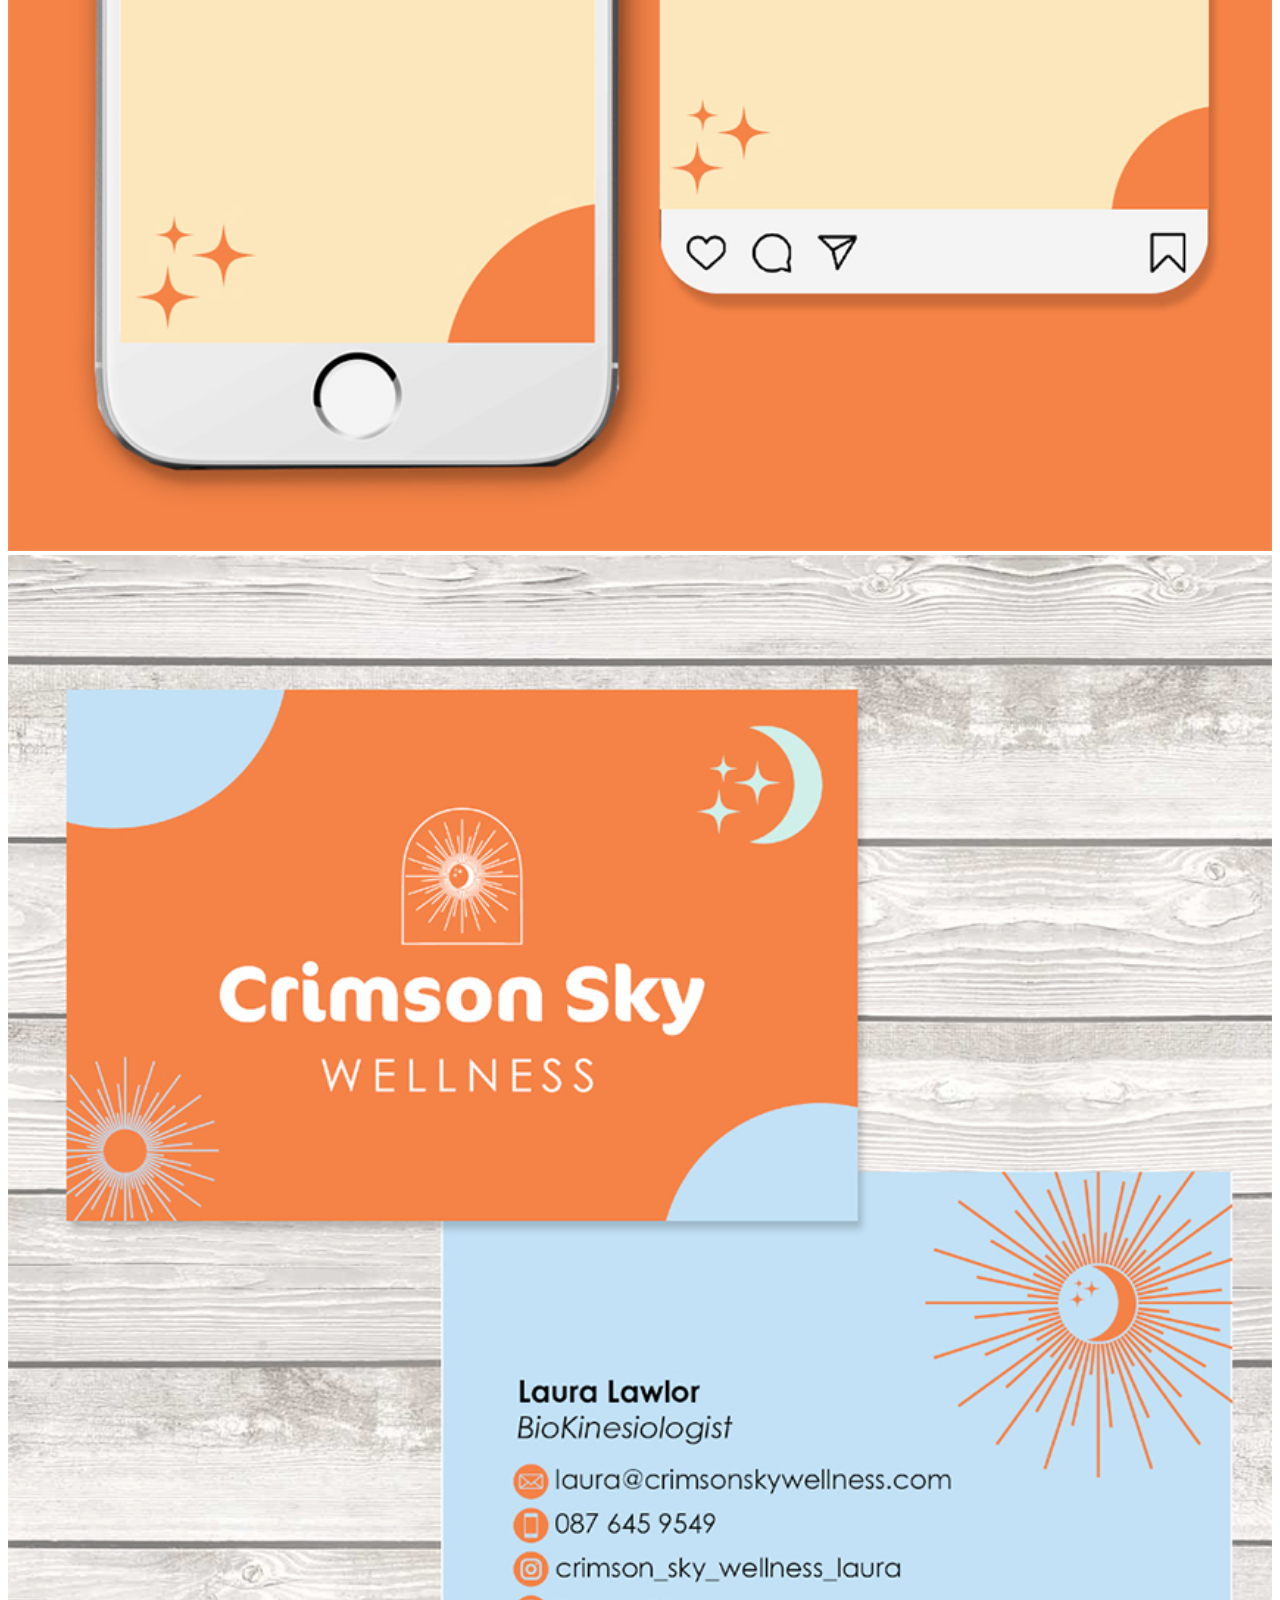
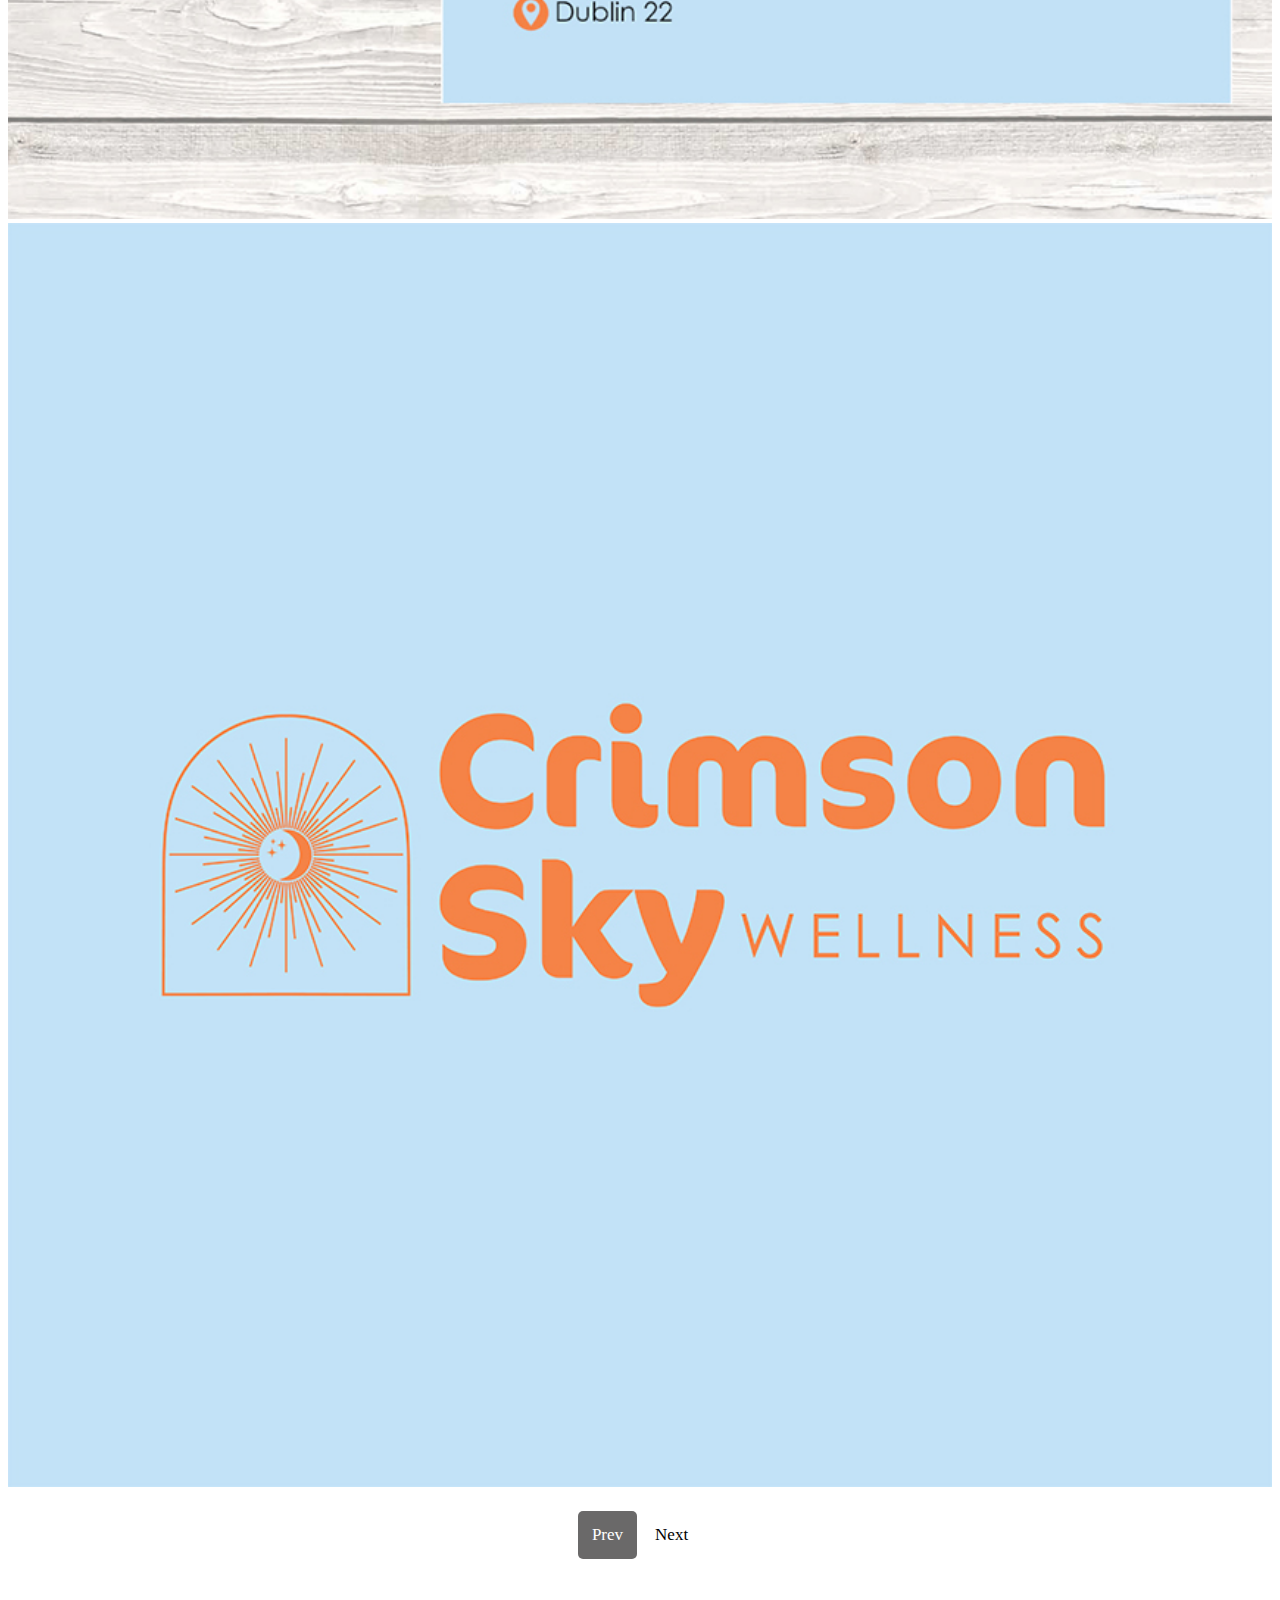
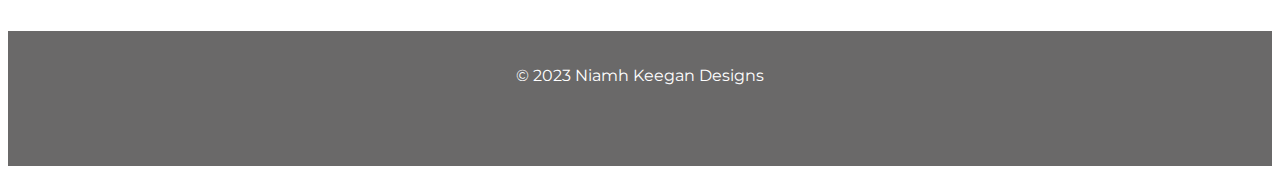
<file: Crimson-Sky-Wellness.html>
<!DOCTYPE html>
<html>
	<head>
		<title>Niamh Keegan Designs / Crimson Sky Wellness</title>
		<link href="https://cdn.jsdelivr.net/npm/bootstrap@5.3.0-alpha1/dist/css/bootstrap.min.css" rel="stylesheet" integrity="sha384-GLhlTQ8iRABdZLl6O3oVMWSktQOp6b7In1Zl3/Jr59b6EGGoI1aFkw7cmDA6j6gD" crossorigin="anonymous">
		<script src="https://cdn.jsdelivr.net/npm/bootstrap@5.3.0-alpha1/dist/js/bootstrap.bundle.min.js" integrity="sha384-w76AqPfDkMBDXo30jS1Sgez6pr3x5MlQ1ZAGC+nuZB+EYdgRZgiwxhTBTkF7CXvN" crossorigin="anonymous"></script>
	    <link rel="stylesheet" href="style.css">
        <link rel="icon" type="logo" href="Images/alt-logo.png">
        <link rel="preconnect" href="https://fonts.googleapis.com">
        <link rel="preconnect" href="https://fonts.gstatic.com" crossorigin>
        <link href="https://fonts.googleapis.com/css2?family=Montserrat:wght@300&display=swap" rel="stylesheet">
        <link href="https://fonts.googleapis.com/css2?family=Cormorant+Garamond:wght@300&family=Montserrat:wght@300&display=swap" rel="stylesheet">

	</head>
    <body>
		<div class="container-1">
            <div class="row">
                <div class="row">
                    <div class="col-lg-4 logo">
                        <div class="Logo">
                        <img src="Images/Logo.png" alt="Logo">
                    </div>
                </div>

                    <div class="col-lg-8">
                        <div class="topnav">
                            <a href="contact.html">Contact</a>
                            <a href="portfolio.html">Portfolio</a>
                            <a class="active" href="index.html">Home</a>
                        </div>
                </div>
                
                <div class="row">
                <div class="col-lg-12 portfolio-div">
                    <h2>Crimson Sky Wellness</h2>
                    <h5>BioKinesiologist based in Co. Dublin.<h5>
                </div>
                </div>

                <div class="row">
                    <div class="col-lg-4">
                        <img src="Images/Portfolio/CS1.jpg" width="100%" alt="Crimson Sky Wellness">
                    </div>
                    <div class="col-lg-4">
                        <img src="Images/Portfolio/CS2.jpg" width="100%" alt="Crimson Sky Wellness">
                    </div>
                    <div class="col-lg-4">
                        <img src="Images/Portfolio/CS3.jpg" width="100%" alt="Crimson Sky Wellness">
                    </div>

                    <div class="row">
                        <div class="col-lg-4">
                            <img src="Images/Portfolio/CS4.jpg" width="100%" alt="Crimson Sky Wellness">
                        </div>
                        <div class="col-lg-4">
                            <img src="Images/Portfolio/CS5.jpg" width="100%" alt="Crimson Sky Wellness">
                        </div>
                        <div class="col-lg-4">
                            <img src="Images/Portfolio/CS6.jpg" width="100%" alt="Crimson Sky Wellness">
                        </div>

                        <div class="row">
                            <div class="col-lg-12">
                                <div class="pill-nav">
                                    <a class="active" href="Shannons-beauty-suites.html">Prev</a>
                                    <a href="The-Vanilla-Tree-Bakery.html">Next</a>
                                  </div>
                            </div>
                        </div>

        
                       


            <div class="row footer">
                <div class="col-lg-12">
                    © 2023 Niamh Keegan Designs

​                 </div>
                </div>
                </div>
                </div>



                    
            
            
        
		
		</div>
</body>
</html>
</file>
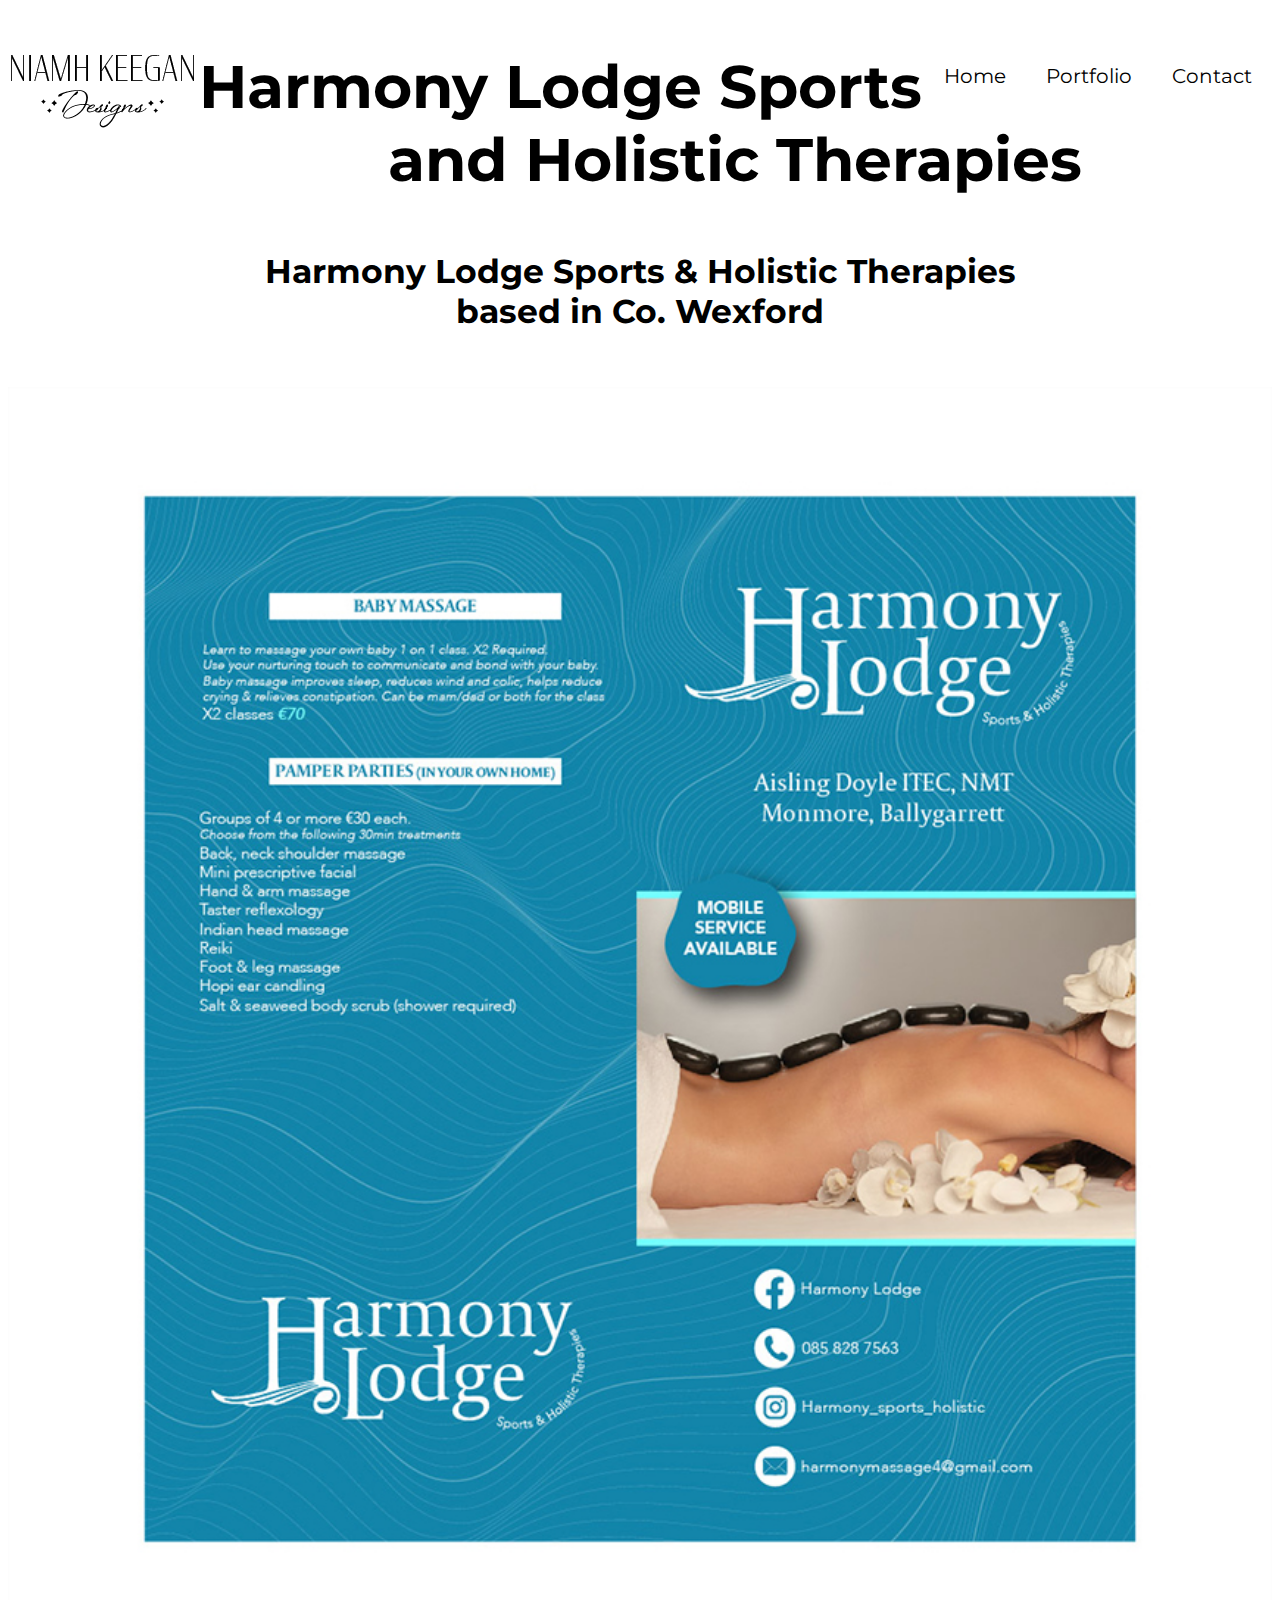
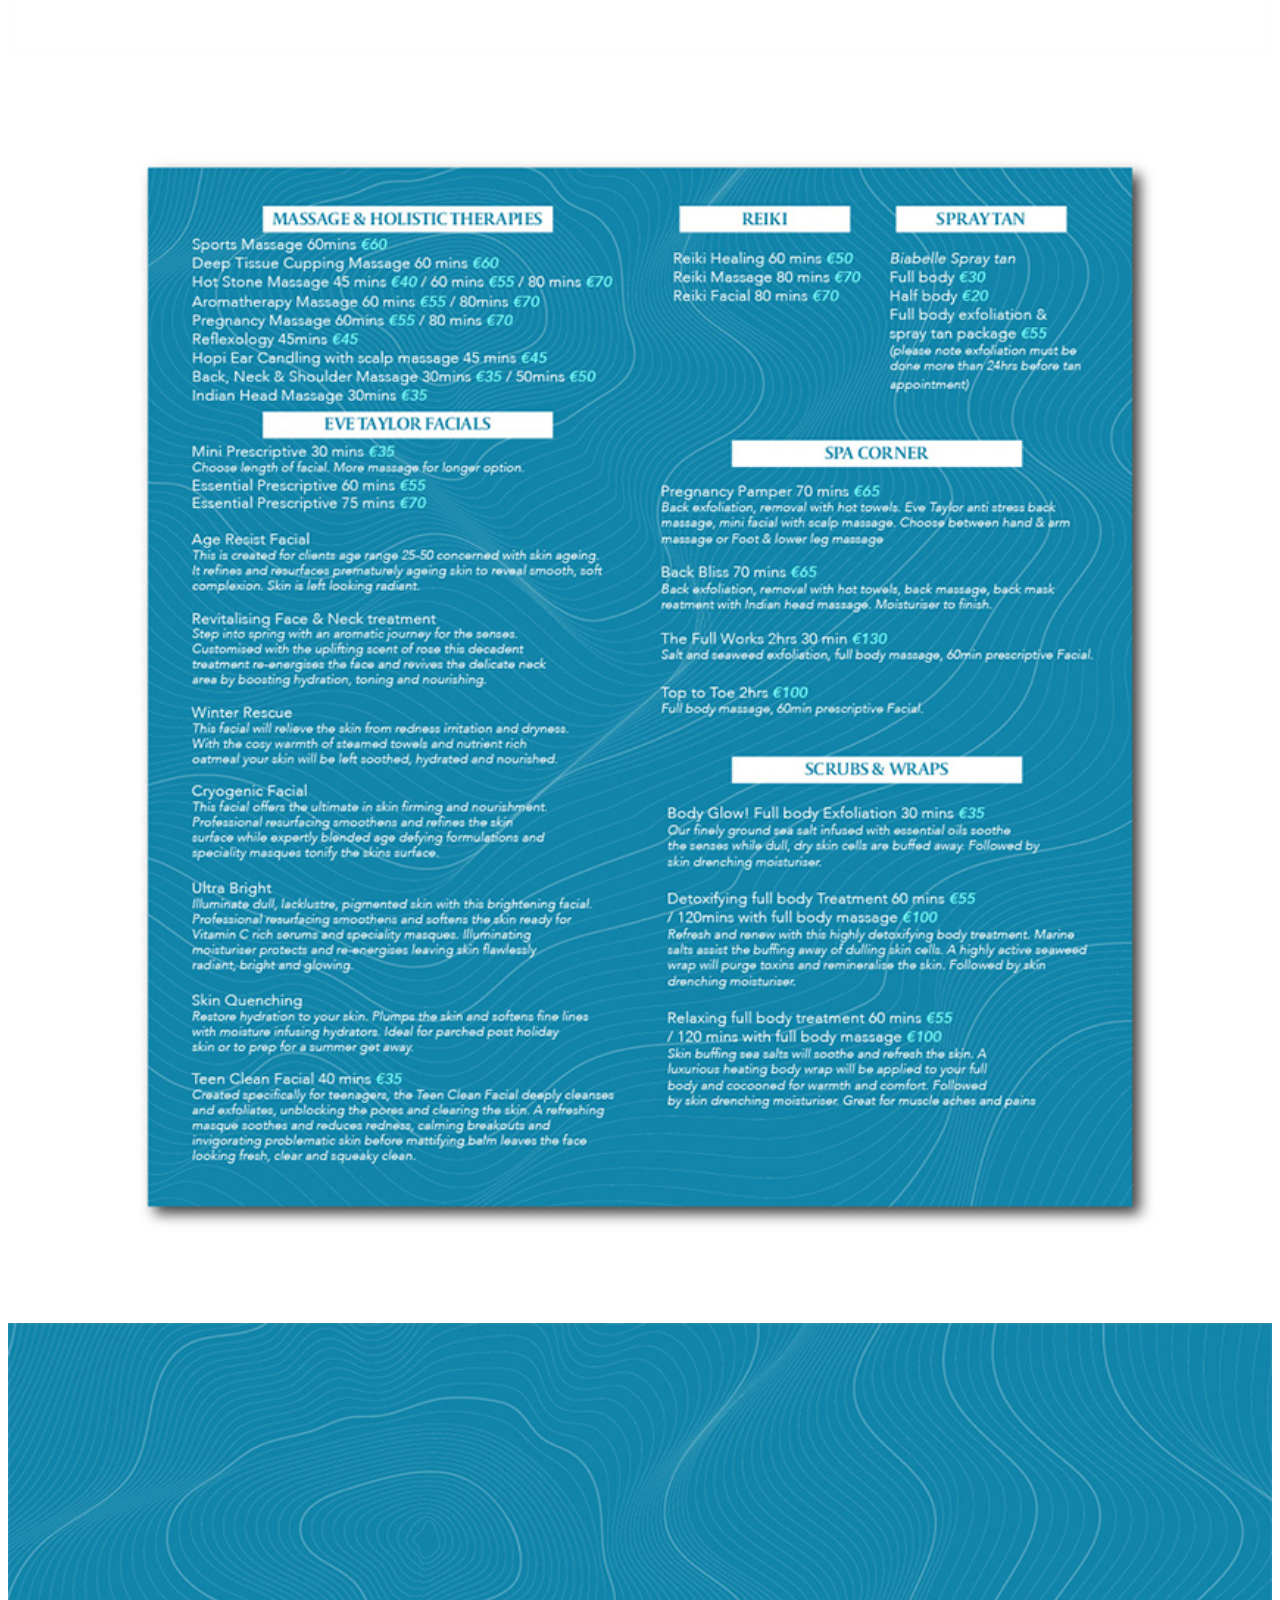
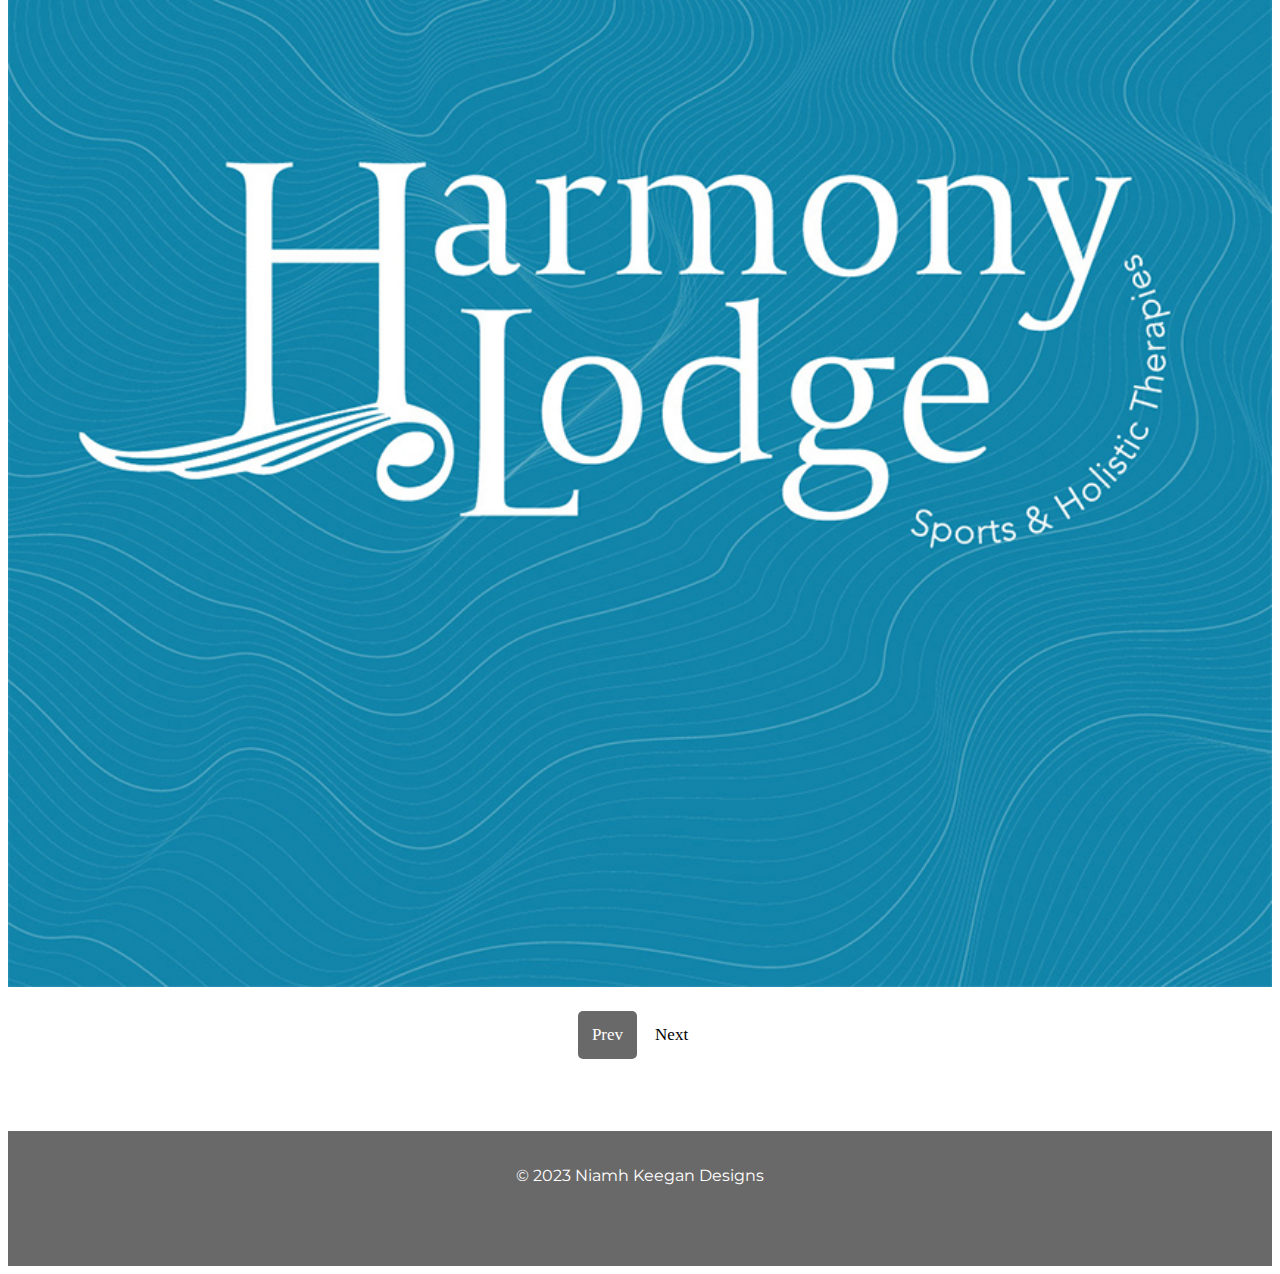
<file: Harmony-lodge.html>
<!DOCTYPE html>
<html>
	<head>
		<title>Niamh Keegan Designs / Harmony Lodge</title>
		<link href="https://cdn.jsdelivr.net/npm/bootstrap@5.3.0-alpha1/dist/css/bootstrap.min.css" rel="stylesheet" integrity="sha384-GLhlTQ8iRABdZLl6O3oVMWSktQOp6b7In1Zl3/Jr59b6EGGoI1aFkw7cmDA6j6gD" crossorigin="anonymous">
		<script src="https://cdn.jsdelivr.net/npm/bootstrap@5.3.0-alpha1/dist/js/bootstrap.bundle.min.js" integrity="sha384-w76AqPfDkMBDXo30jS1Sgez6pr3x5MlQ1ZAGC+nuZB+EYdgRZgiwxhTBTkF7CXvN" crossorigin="anonymous"></script>
	    <link rel="stylesheet" href="style.css">
        <link rel="icon" type="logo" href="Images/alt-logo.png">
        <link rel="preconnect" href="https://fonts.googleapis.com">
        <link rel="preconnect" href="https://fonts.gstatic.com" crossorigin>
        <link href="https://fonts.googleapis.com/css2?family=Montserrat:wght@300&display=swap" rel="stylesheet">
        <link href="https://fonts.googleapis.com/css2?family=Cormorant+Garamond:wght@300&family=Montserrat:wght@300&display=swap" rel="stylesheet">

	</head>
    <body>
		<div class="container-1">
            <div class="row">
                <div class="row">
                    <div class="col-lg-4 logo">
                        <div class="Logo">
                        <img src="Images/Logo.png" alt="Logo">
                    </div>
                </div>

                    <div class="col-lg-8">
                        <div class="topnav">
                            <a href="contact.html">Contact</a>
                            <a href="portfolio.html">Portfolio</a>
                            <a class="active" href="index.html">Home</a>
                        </div>
                </div>
                
                <div class="row">
                <div class="col-lg-12 h2">
                    <h2>Harmony Lodge Sports and Holistic Therapies</h2>
                    <h5>Harmony Lodge Sports & Holistic Therapies <br>based in Co. Wexford<h5>
                </div>
                </div>

                <div class="row">
                    <div class="col-lg-4">
                        <img src="Images/Portfolio/HL1.jpg" width="100%" alt="Harmony Lodge Sports and Holistic Therapies">
                    </div>
                    <div class="col-lg-4">
                        <img src="Images/Portfolio/HL2.jpg" width="100%" alt="Harmony Lodge Sports and Holistic Therapies">
                    </div>
                    <div class="col-lg-4">
                        <img src="Images/Portfolio/HL3.jpg" width="100%" alt="Harmony Lodge Sports and Holistic Therapies">
                    </div>

                    <div class="row">
                        <div class="col-lg-12">
                            <div class="pill-nav">
                                <a class="active" href="Noel-Higgins.html">Prev</a>
                                <a href="Shannons-beauty-suites.html">Next</a>
                              </div>
                        </div>
                    </div>

            <div class="row footer">
                <div class="col-lg-12">
                    © 2023 Niamh Keegan Designs

​                 </div>
                </div>
                </div>
                </div>



                    
            
            
        
		
		</div>
</body>
</html>
</file>
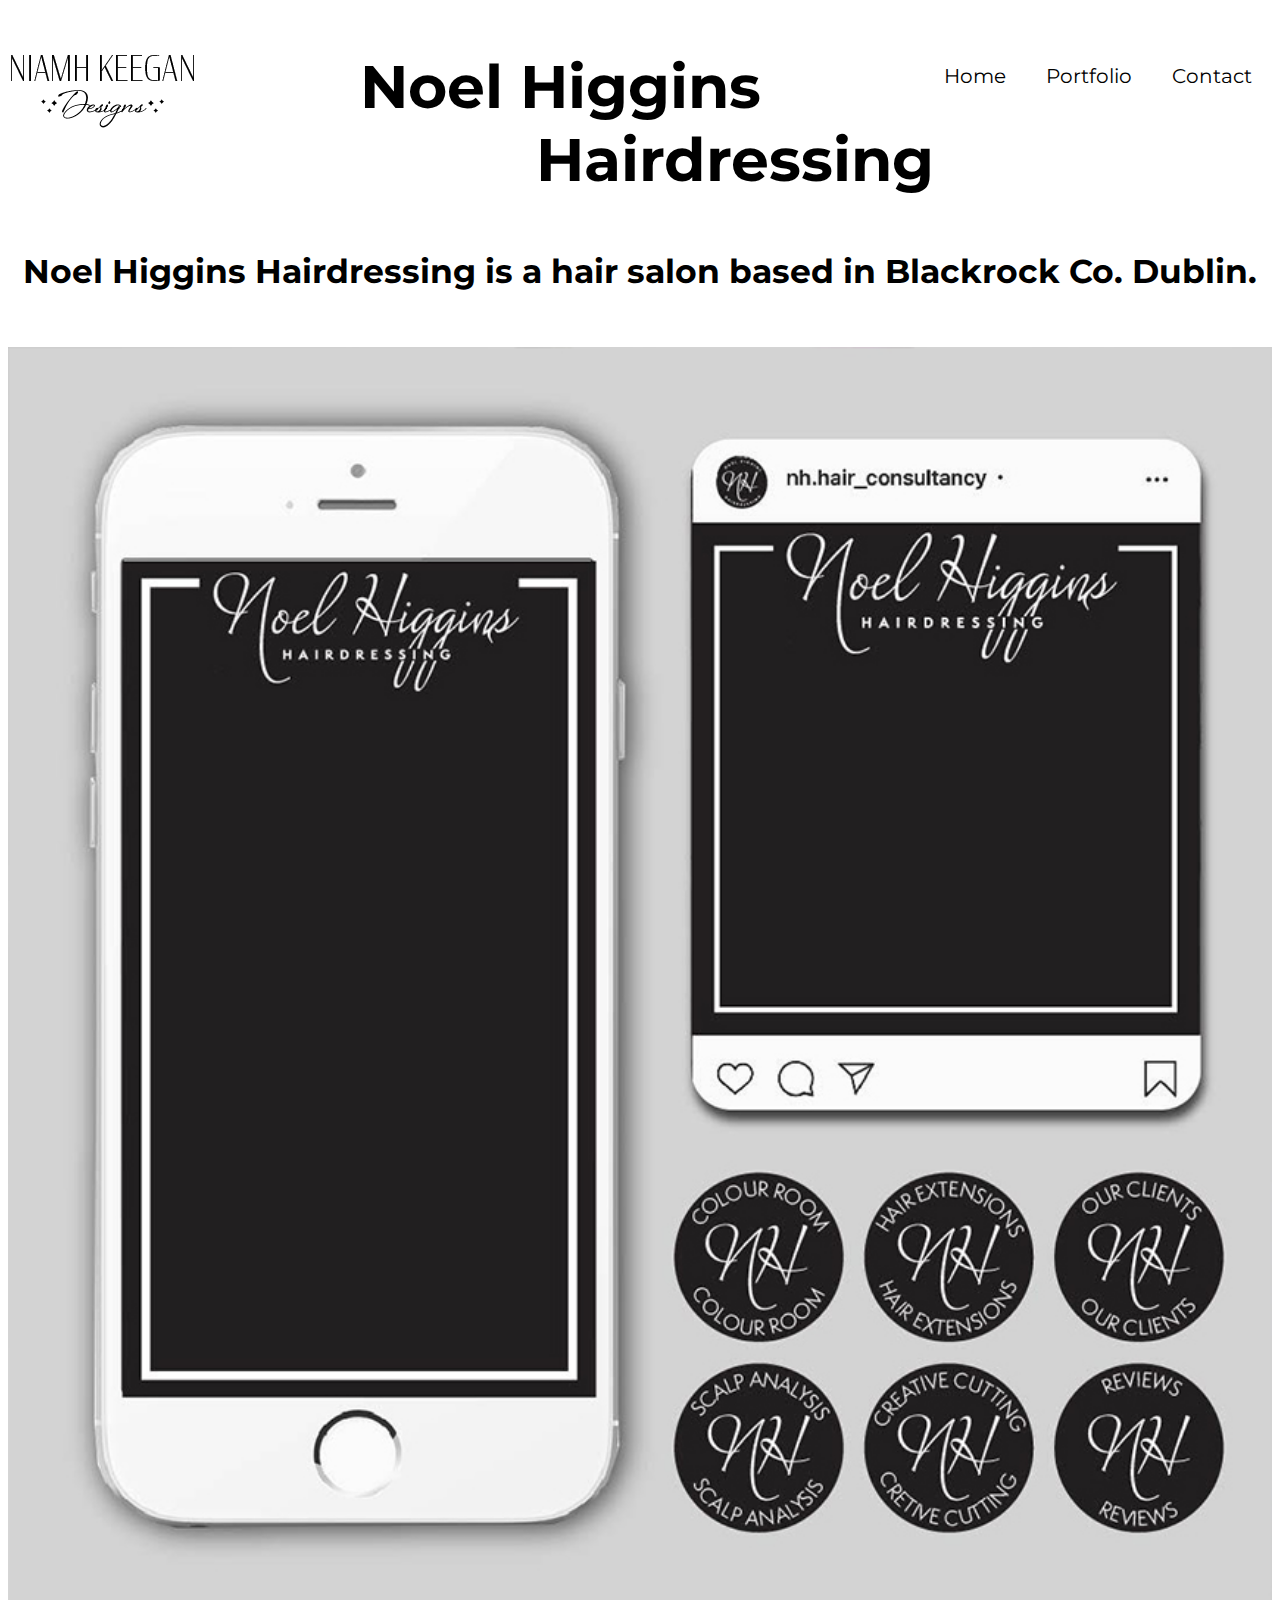
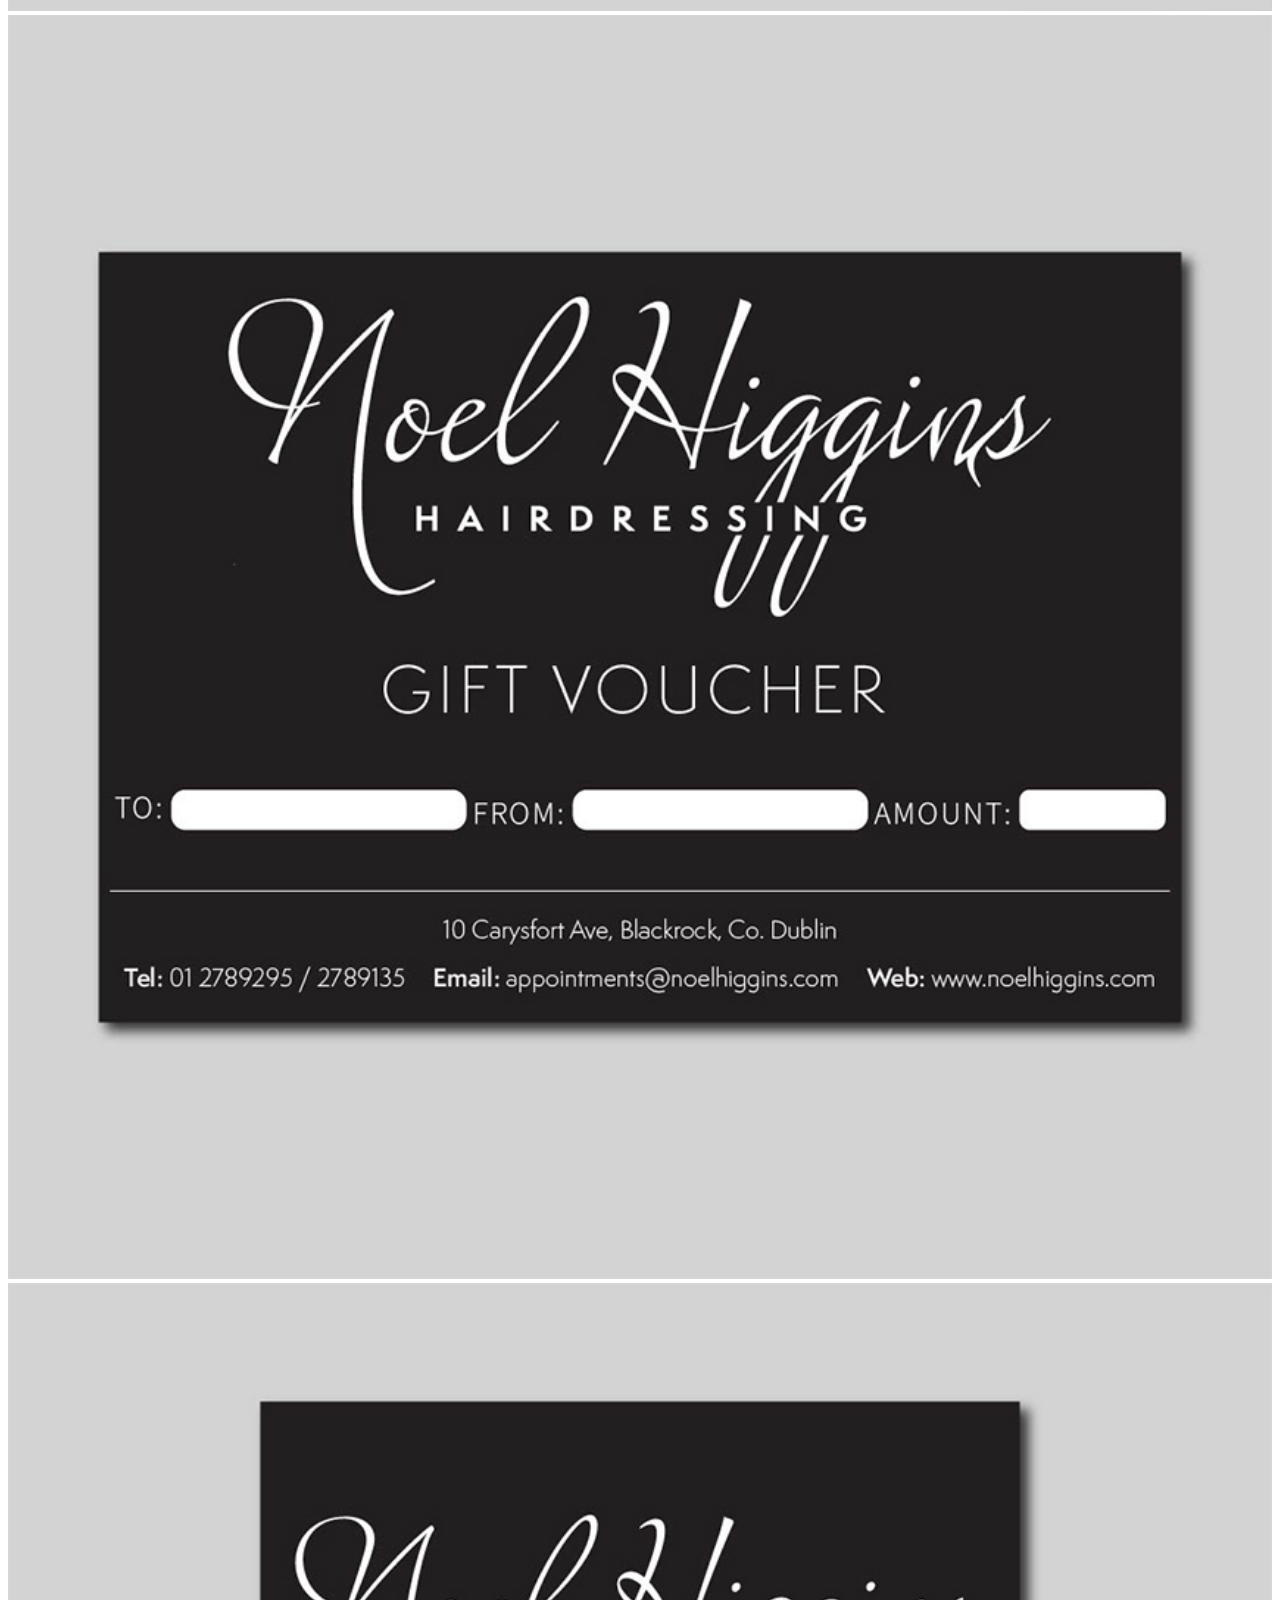
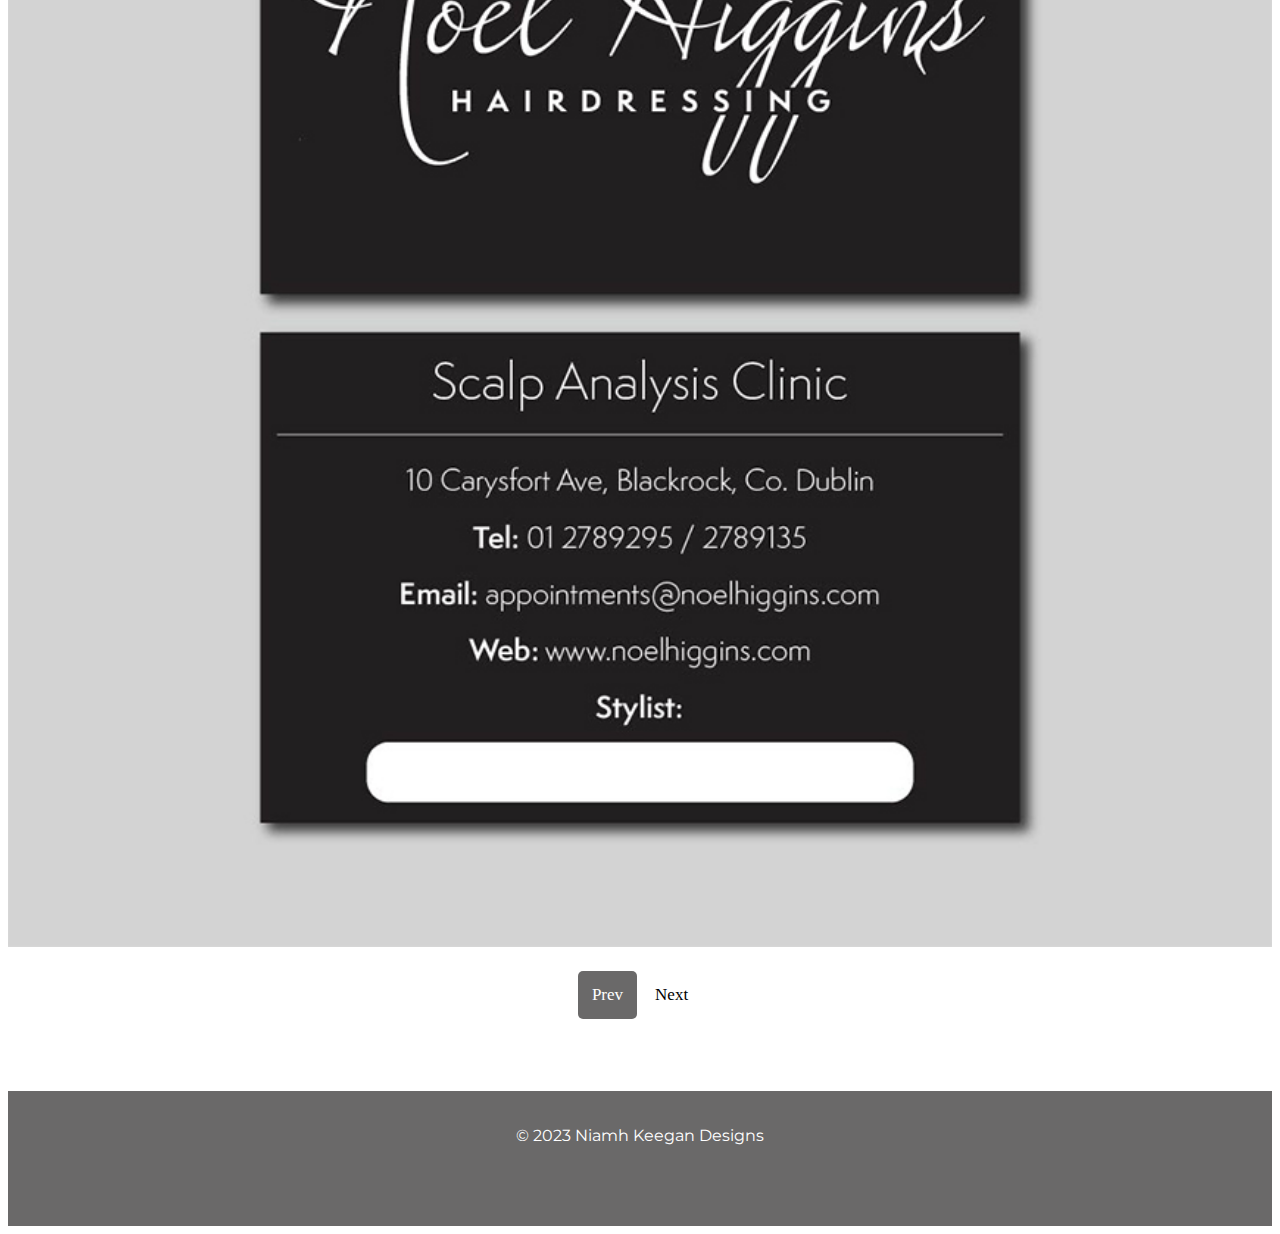
<file: Noel-Higgins.html>
<!DOCTYPE html>
<html>
	<head>
		<title>Niamh Keegan Designs / Noel Higgins Hair</title>
		<link href="https://cdn.jsdelivr.net/npm/bootstrap@5.3.0-alpha1/dist/css/bootstrap.min.css" rel="stylesheet" integrity="sha384-GLhlTQ8iRABdZLl6O3oVMWSktQOp6b7In1Zl3/Jr59b6EGGoI1aFkw7cmDA6j6gD" crossorigin="anonymous">
		<script src="https://cdn.jsdelivr.net/npm/bootstrap@5.3.0-alpha1/dist/js/bootstrap.bundle.min.js" integrity="sha384-w76AqPfDkMBDXo30jS1Sgez6pr3x5MlQ1ZAGC+nuZB+EYdgRZgiwxhTBTkF7CXvN" crossorigin="anonymous"></script>
	    <link rel="stylesheet" href="style.css">
        <link rel="icon" type="logo" href="Images/alt-logo.png">
        <link rel="preconnect" href="https://fonts.googleapis.com">
        <link rel="preconnect" href="https://fonts.gstatic.com" crossorigin>
        <link href="https://fonts.googleapis.com/css2?family=Montserrat:wght@300&display=swap" rel="stylesheet">
        <link href="https://fonts.googleapis.com/css2?family=Cormorant+Garamond:wght@300&family=Montserrat:wght@300&display=swap" rel="stylesheet">

	</head>
    <body>
		<div class="container-1">
            <div class="row">
                <div class="row">
                    <div class="col-lg-4 logo">
                        <div class="Logo">
                        <img src="Images/Logo.png" alt="Logo">
                    </div>
                </div>

                    <div class="col-lg-8">
                        <div class="topnav">
                            <a href="contact.html">Contact</a>
                            <a href="portfolio.html">Portfolio</a>
                            <a class="active" href="index.html">Home</a>
                        </div>
                </div>
                
                <div class="row">
                <div class="col-lg-12 h2">
                    <h2>Noel Higgins Hairdressing</h2>
                    <h5>Noel Higgins Hairdressing is a hair salon based in Blackrock Co. Dublin.<h5>
                </div>
                </div>

                <div class="row">
                    <div class="col-lg-4">
                        <img src="Images/Portfolio/NH1.jpg" width="100%" alt="Noel Higgins Hairdressing">
                    </div>
                    <div class="col-lg-4">
                        <img src="Images/Portfolio/NH2.jpg" width="100%" alt="Noel Higgins Hairdressing">
                    </div>
                    <div class="col-lg-4">
                        <img src="Images/Portfolio/NH3.jpg" width="100%" alt="Noel Higgins Hairdressing">
                    </div>

                    <div class="row">
                        <div class="col-lg-12">
                            <div class="pill-nav">
                                <a class="active" href="Pieces-By-Jade.html">Prev</a>
                                <a href="Harmony-lodge.html">Next</a>
                              </div>
                        </div>
                    </div>

            <div class="row footer">
                <div class="col-lg-12">
                    © 2023 Niamh Keegan Designs

​                 </div>
                </div>
                </div>
                </div>



                    
            
            
        
		
		</div>
</body>
</html>
</file>
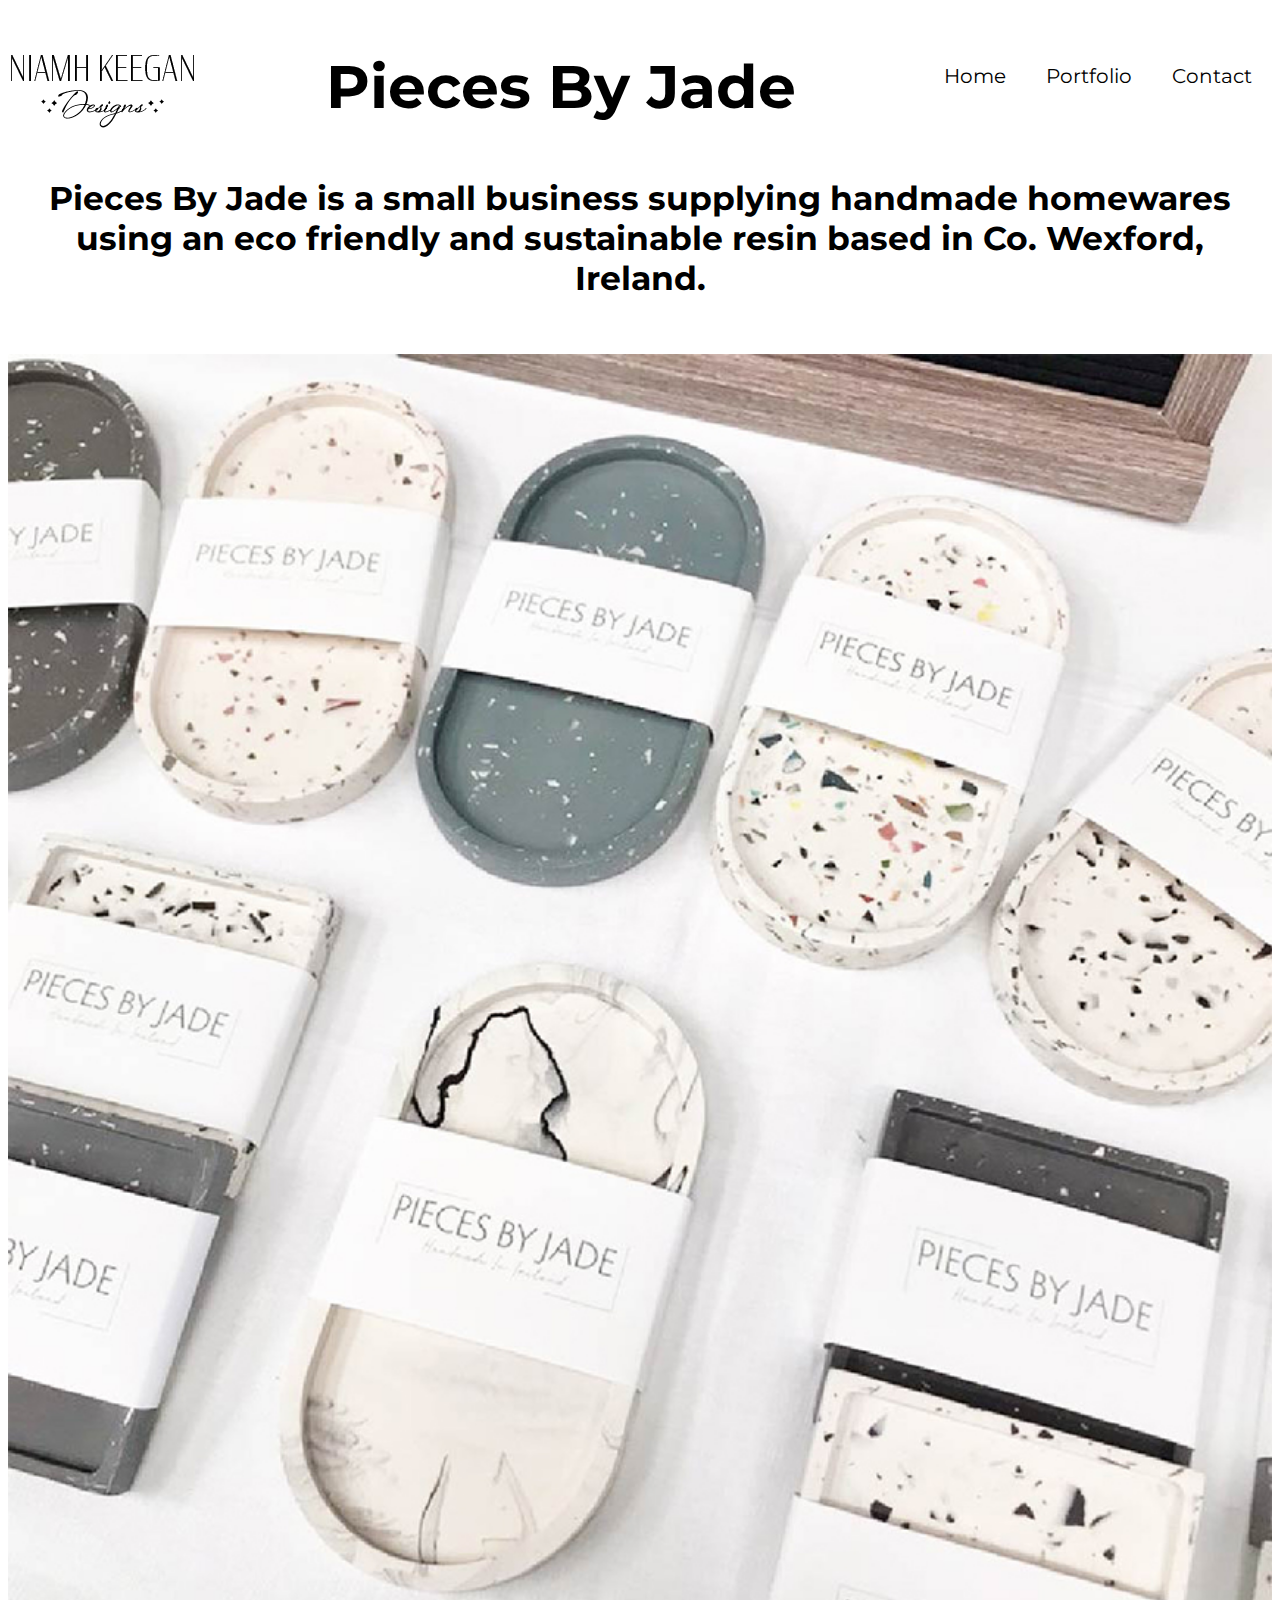
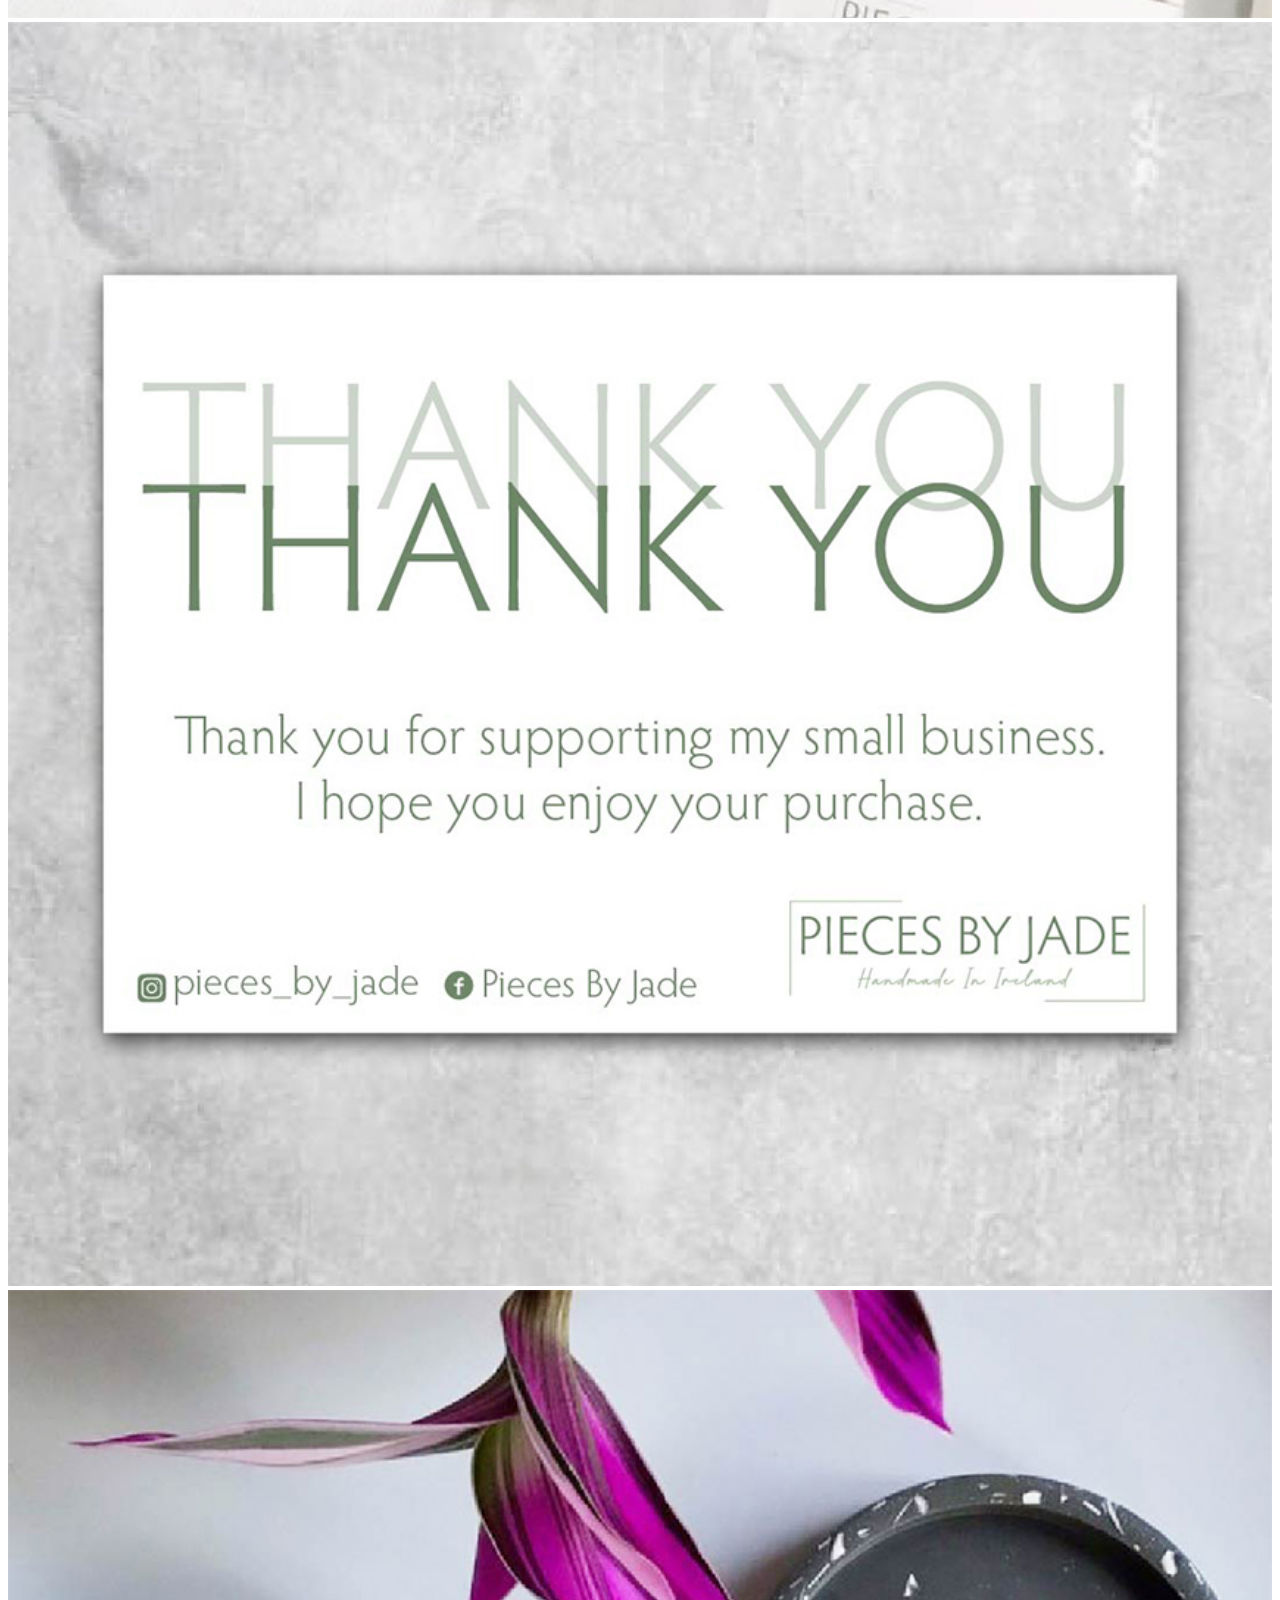
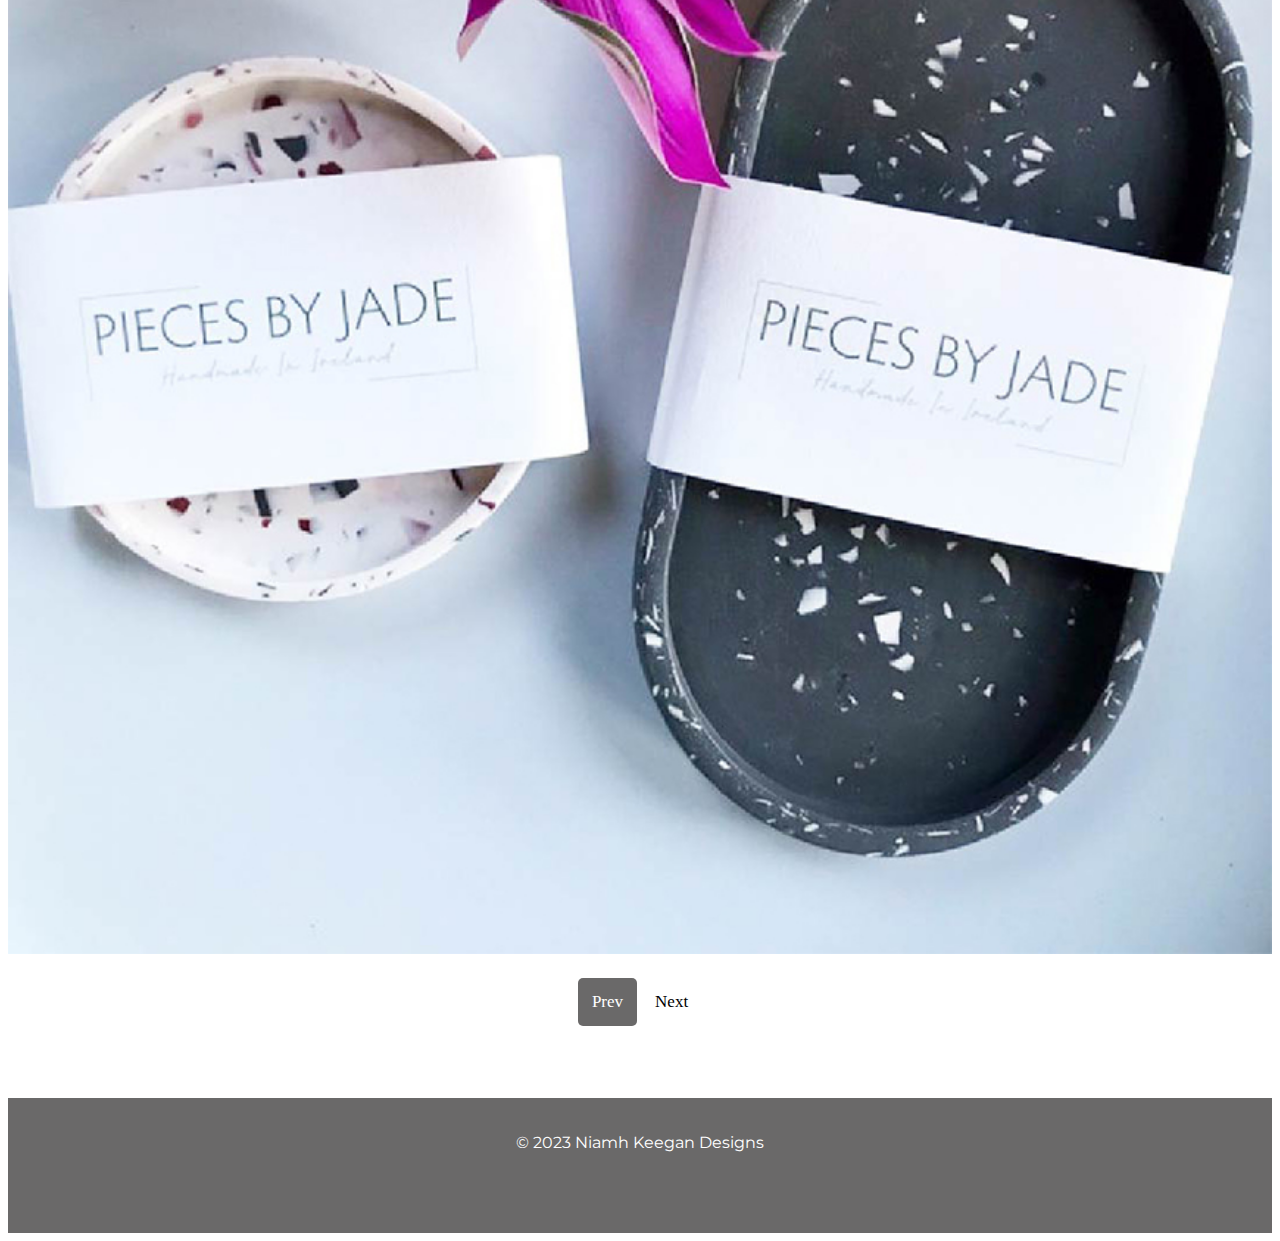
<file: Pieces-By-Jade.html>
<!DOCTYPE html>
<html>
	<head>
		<title>Niamh Keegan Designs / Pieces By Jade</title>
		<link href="https://cdn.jsdelivr.net/npm/bootstrap@5.3.0-alpha1/dist/css/bootstrap.min.css" rel="stylesheet" integrity="sha384-GLhlTQ8iRABdZLl6O3oVMWSktQOp6b7In1Zl3/Jr59b6EGGoI1aFkw7cmDA6j6gD" crossorigin="anonymous">
		<script src="https://cdn.jsdelivr.net/npm/bootstrap@5.3.0-alpha1/dist/js/bootstrap.bundle.min.js" integrity="sha384-w76AqPfDkMBDXo30jS1Sgez6pr3x5MlQ1ZAGC+nuZB+EYdgRZgiwxhTBTkF7CXvN" crossorigin="anonymous"></script>
	    <link rel="stylesheet" href="style.css">
        <link rel="icon" type="logo" href="Images/alt-logo.png">
        <link rel="preconnect" href="https://fonts.googleapis.com">
        <link rel="preconnect" href="https://fonts.gstatic.com" crossorigin>
        <link href="https://fonts.googleapis.com/css2?family=Montserrat:wght@300&display=swap" rel="stylesheet">
        <link href="https://fonts.googleapis.com/css2?family=Cormorant+Garamond:wght@300&family=Montserrat:wght@300&display=swap" rel="stylesheet">

	</head>
    <body>
		<div class="container-1">
            <div class="row">
                <div class="row">
                    <div class="col-lg-4 logo">
                        <div class="Logo">
                        <img src="Images/Logo.png" alt="Logo">
                    </div>
                </div>

                    <div class="col-lg-8">
                        <div class="topnav">
                            <a href="contact.html">Contact</a>
                            <a href="portfolio.html">Portfolio</a>
                            <a class="active" href="index.html">Home</a>
                        </div>
                </div>
                
                <div class="row">
                <div class="col-lg-12 h2">
                    <h2>Pieces By Jade</h2>
                    <h5>Pieces By Jade is a small business supplying handmade homewares <br>
                        using an eco friendly and sustainable resin based in Co. Wexford, Ireland.<h5>
                </div>
                </div>

                <div class="row">
                    <div class="col-lg-4">
                        <img src="Images/Portfolio/Pieces By Jade2.jpg" width="100%" alt="Pieces By Jade">
                    </div>
                    <div class="col-lg-4">
                        <img src="Images/Portfolio/Pieces By Jade 3.jpg" width="100%" alt="Pieces By Jade">
                    </div>
                    <div class="col-lg-4">
                        <img src="Images/Portfolio/Pieces By Jade4.jpg" width="100%" alt="Pieces By Jade">
                    </div>

                    <div class="row">
                        <div class="col-lg-12">
                            <div class="pill-nav">
                                <a class="active" href="The-Step-Inn.html">Prev</a>
                                <a href="Noel-Higgins.html">Next</a>
                              </div>
                        </div>
                    </div>

            <div class="row footer">
                <div class="col-lg-12">
                    © 2023 Niamh Keegan Designs

​                 </div>
                </div>
                </div>
                </div>



                    
            
            
        
		
		</div>
</body>
</html>
</file>
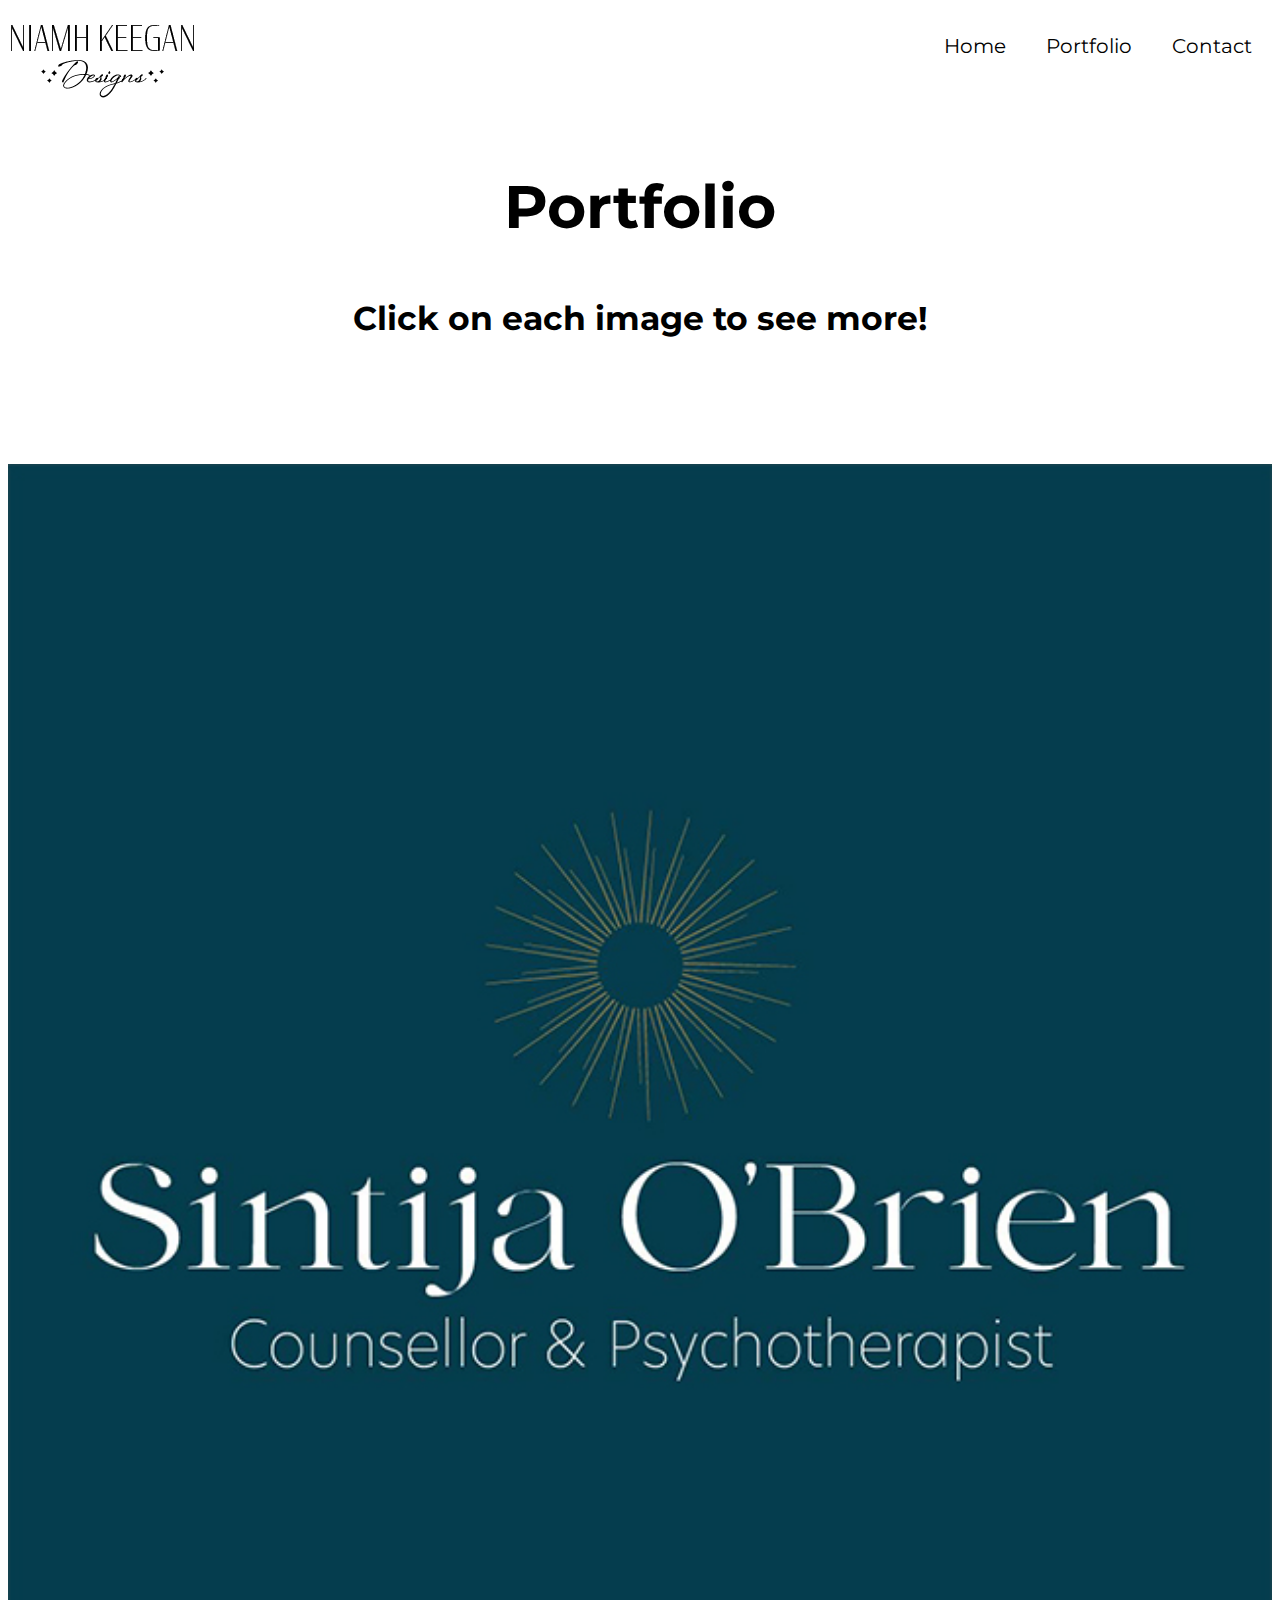
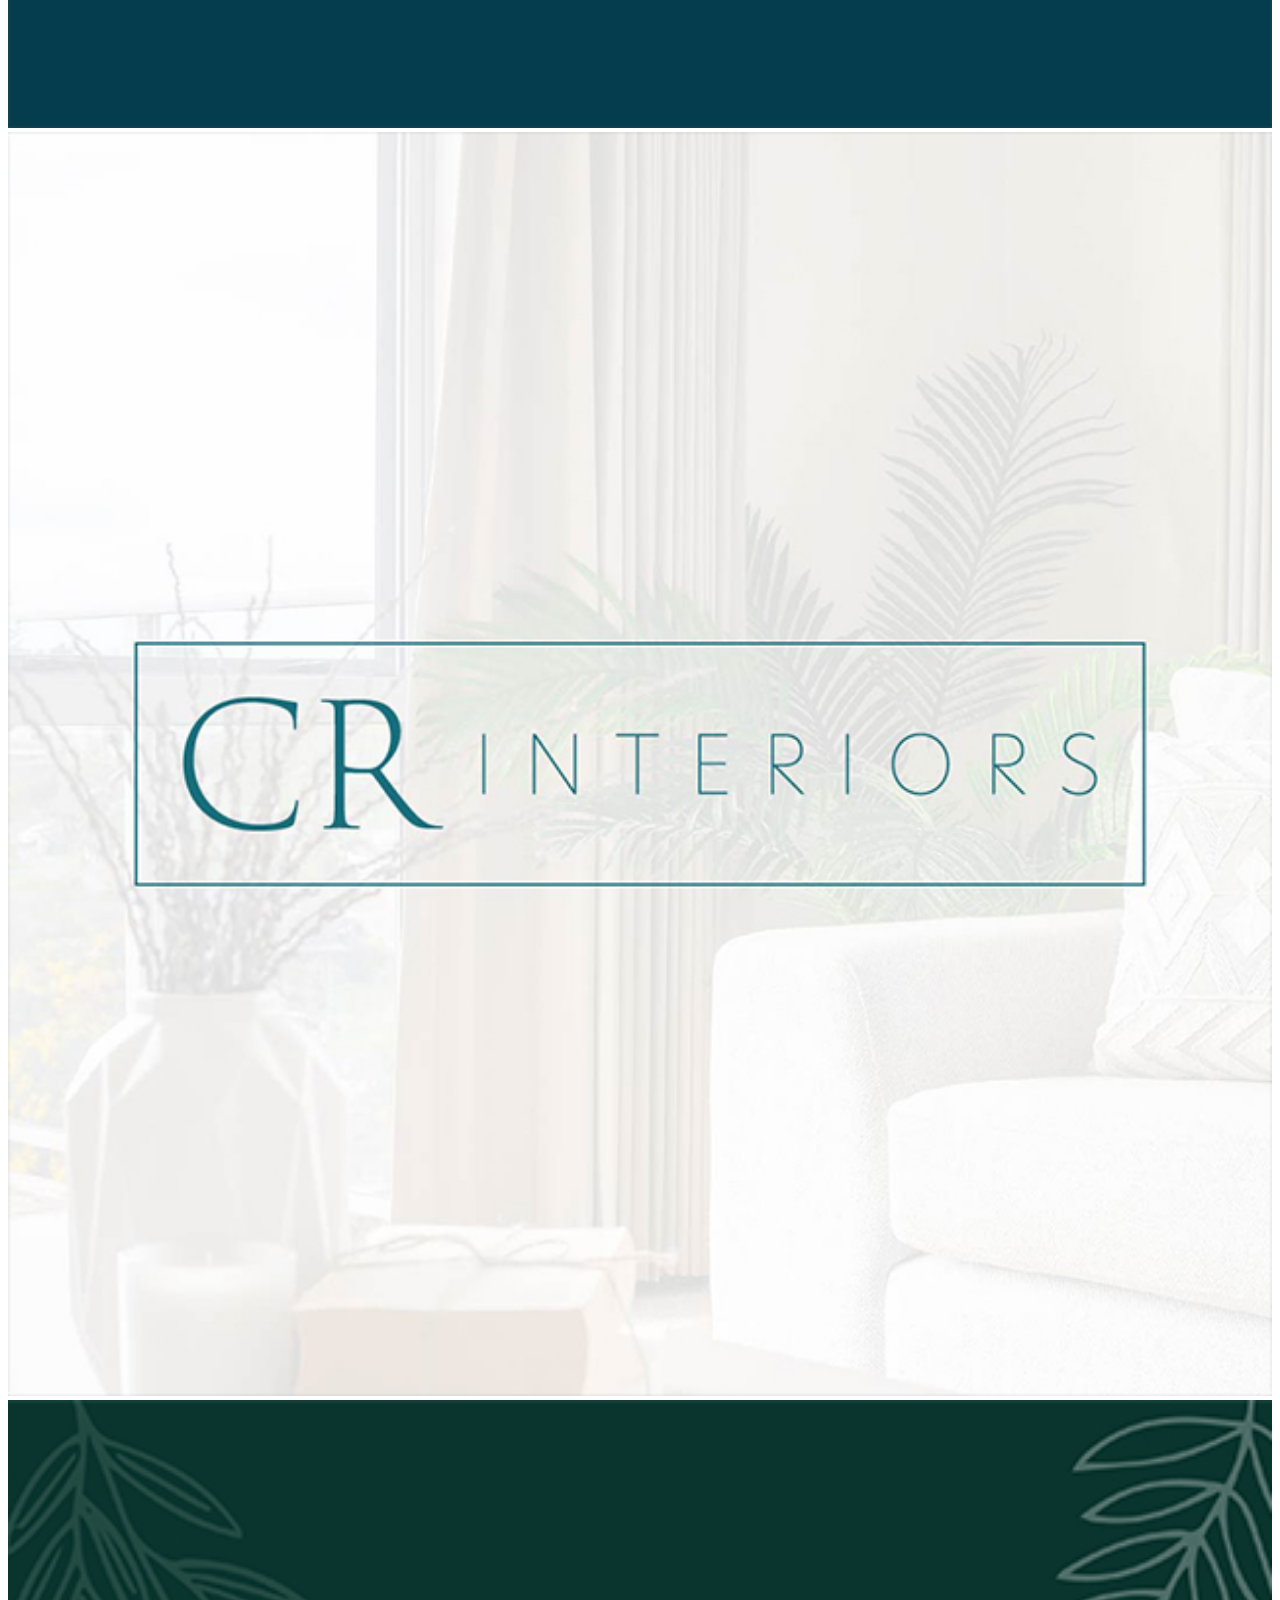
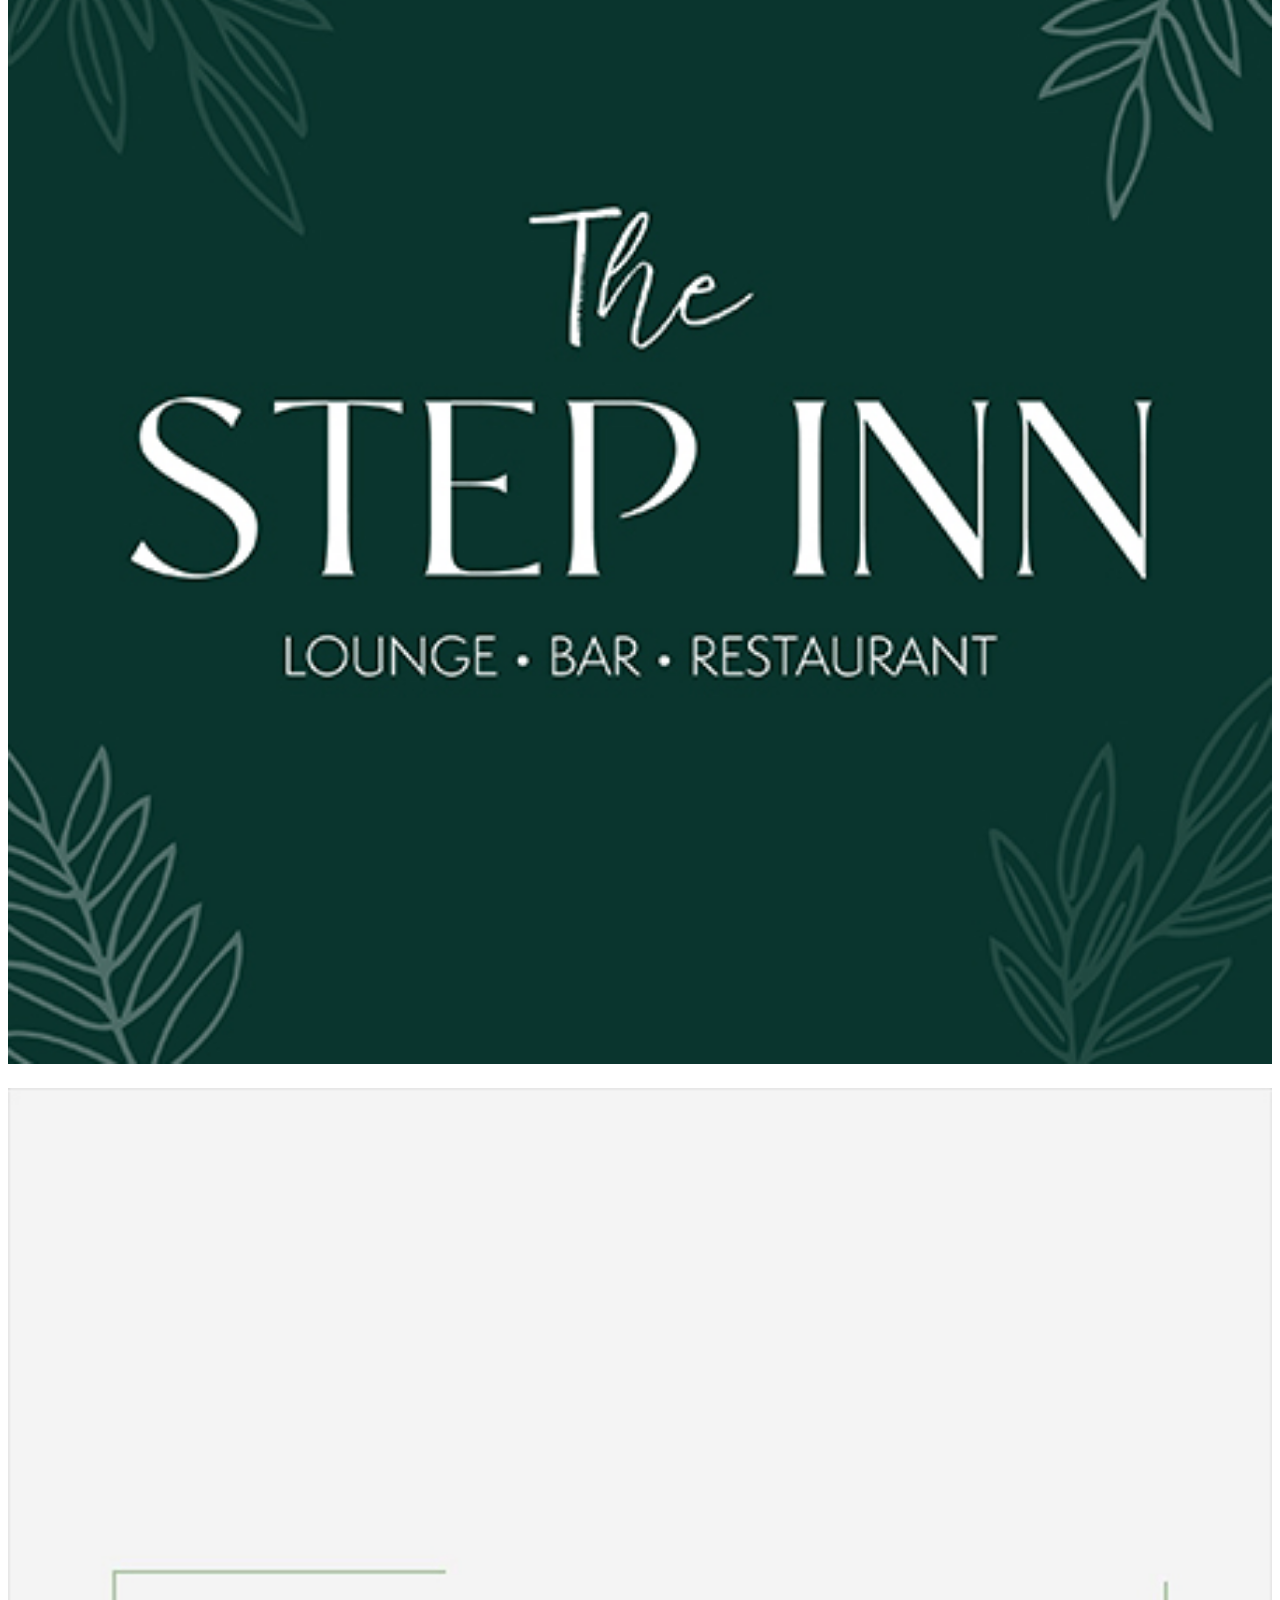
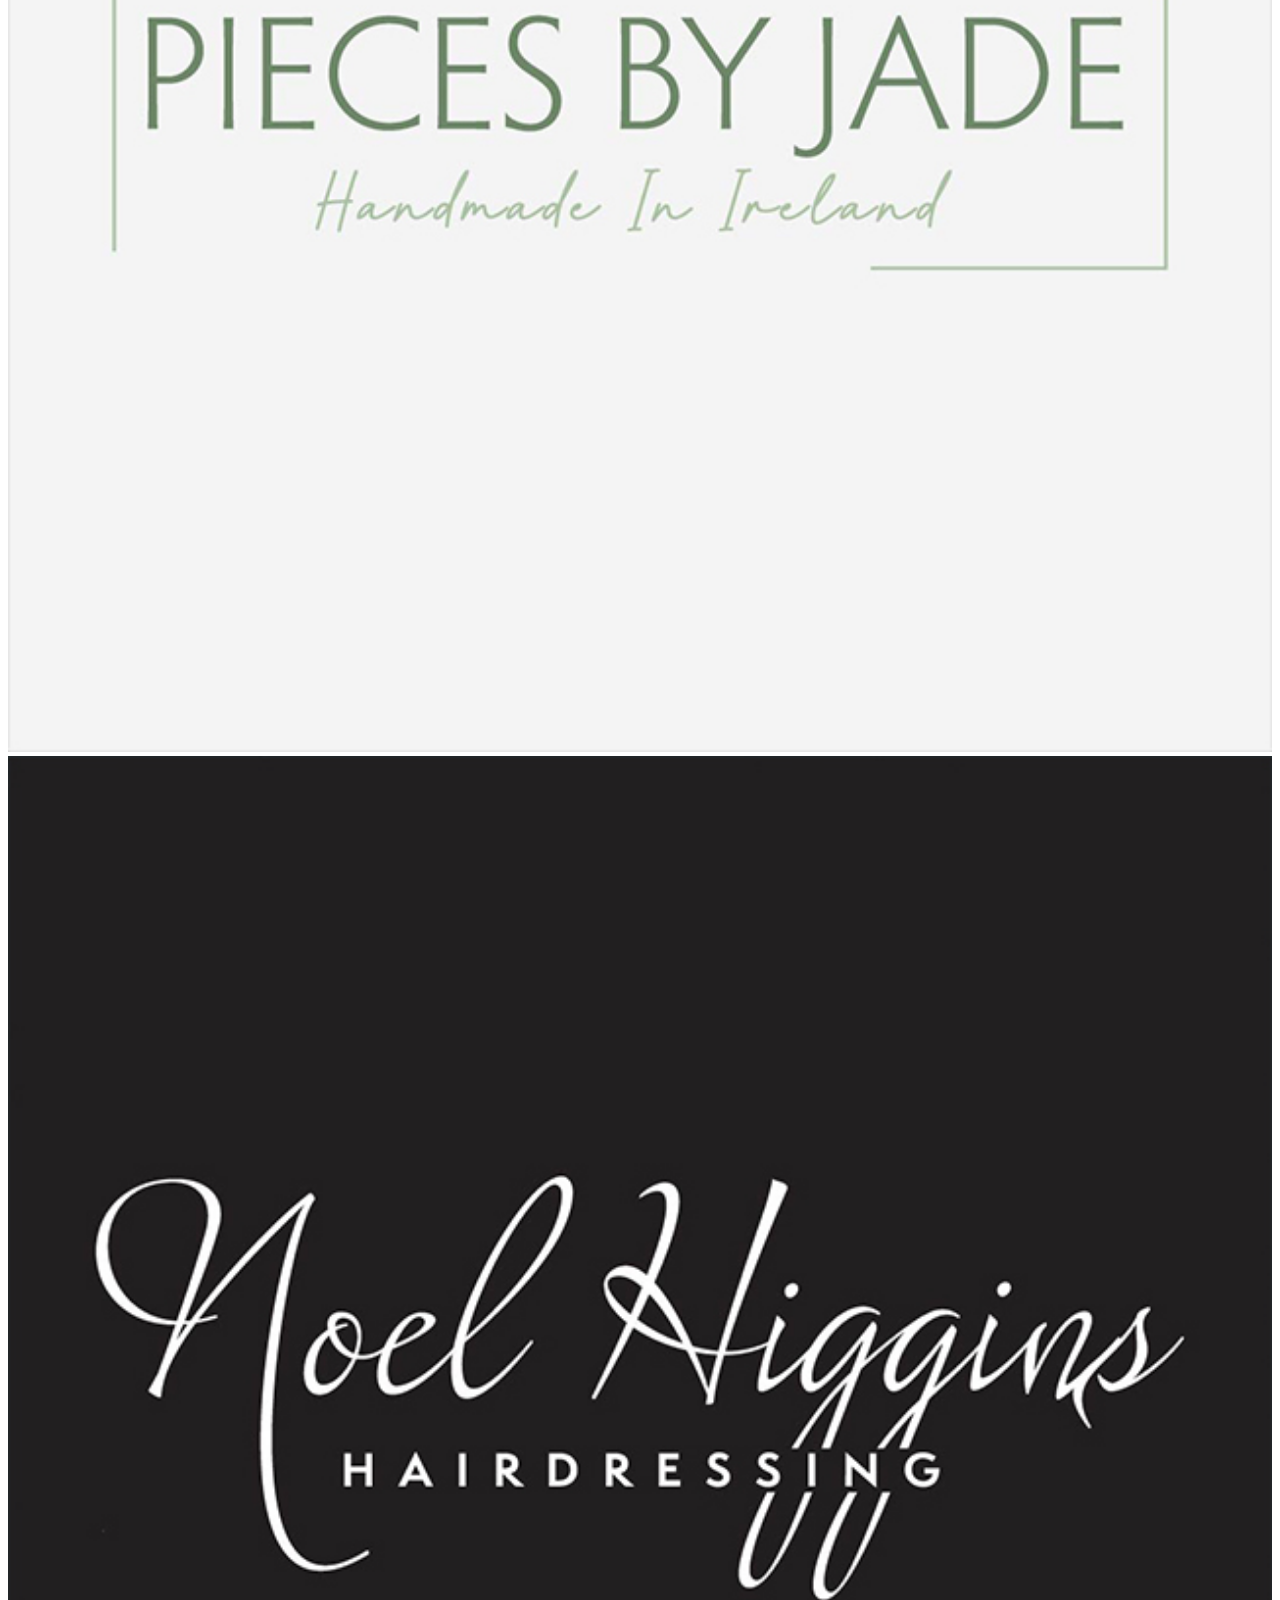
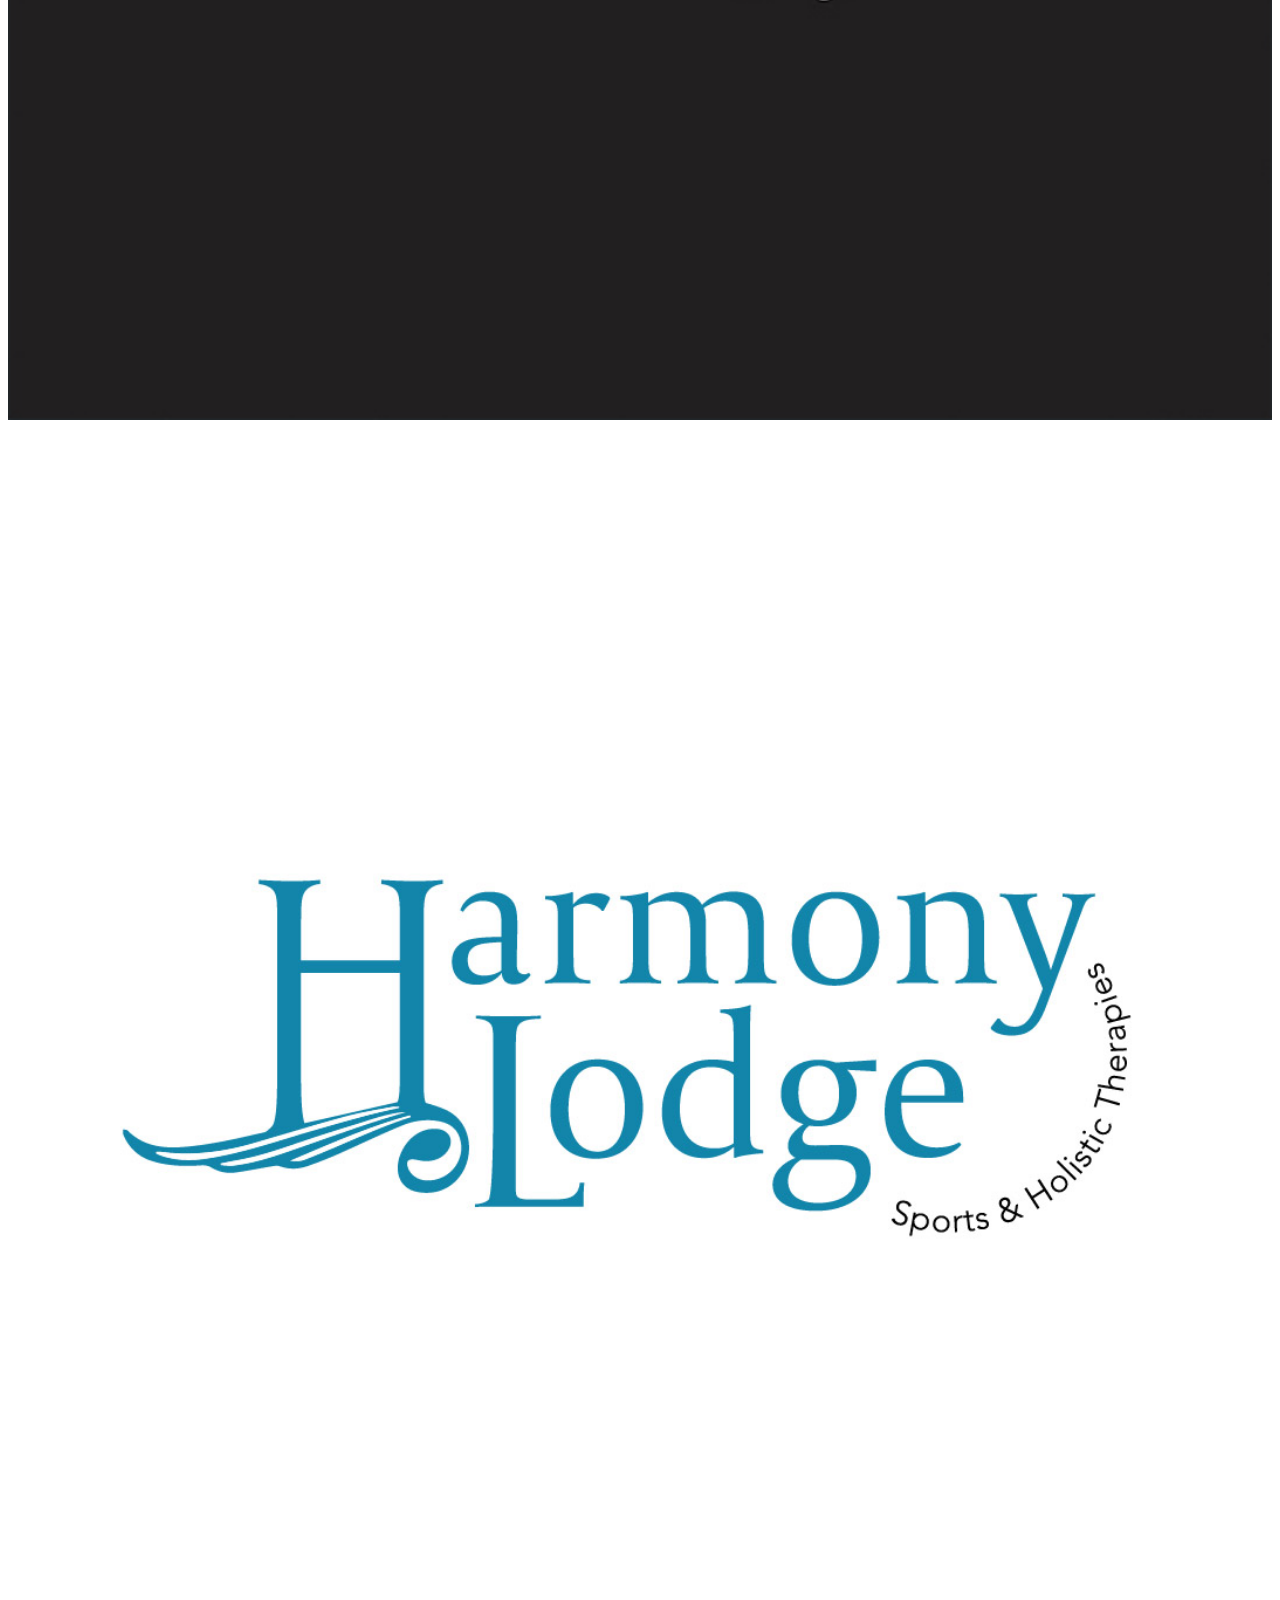
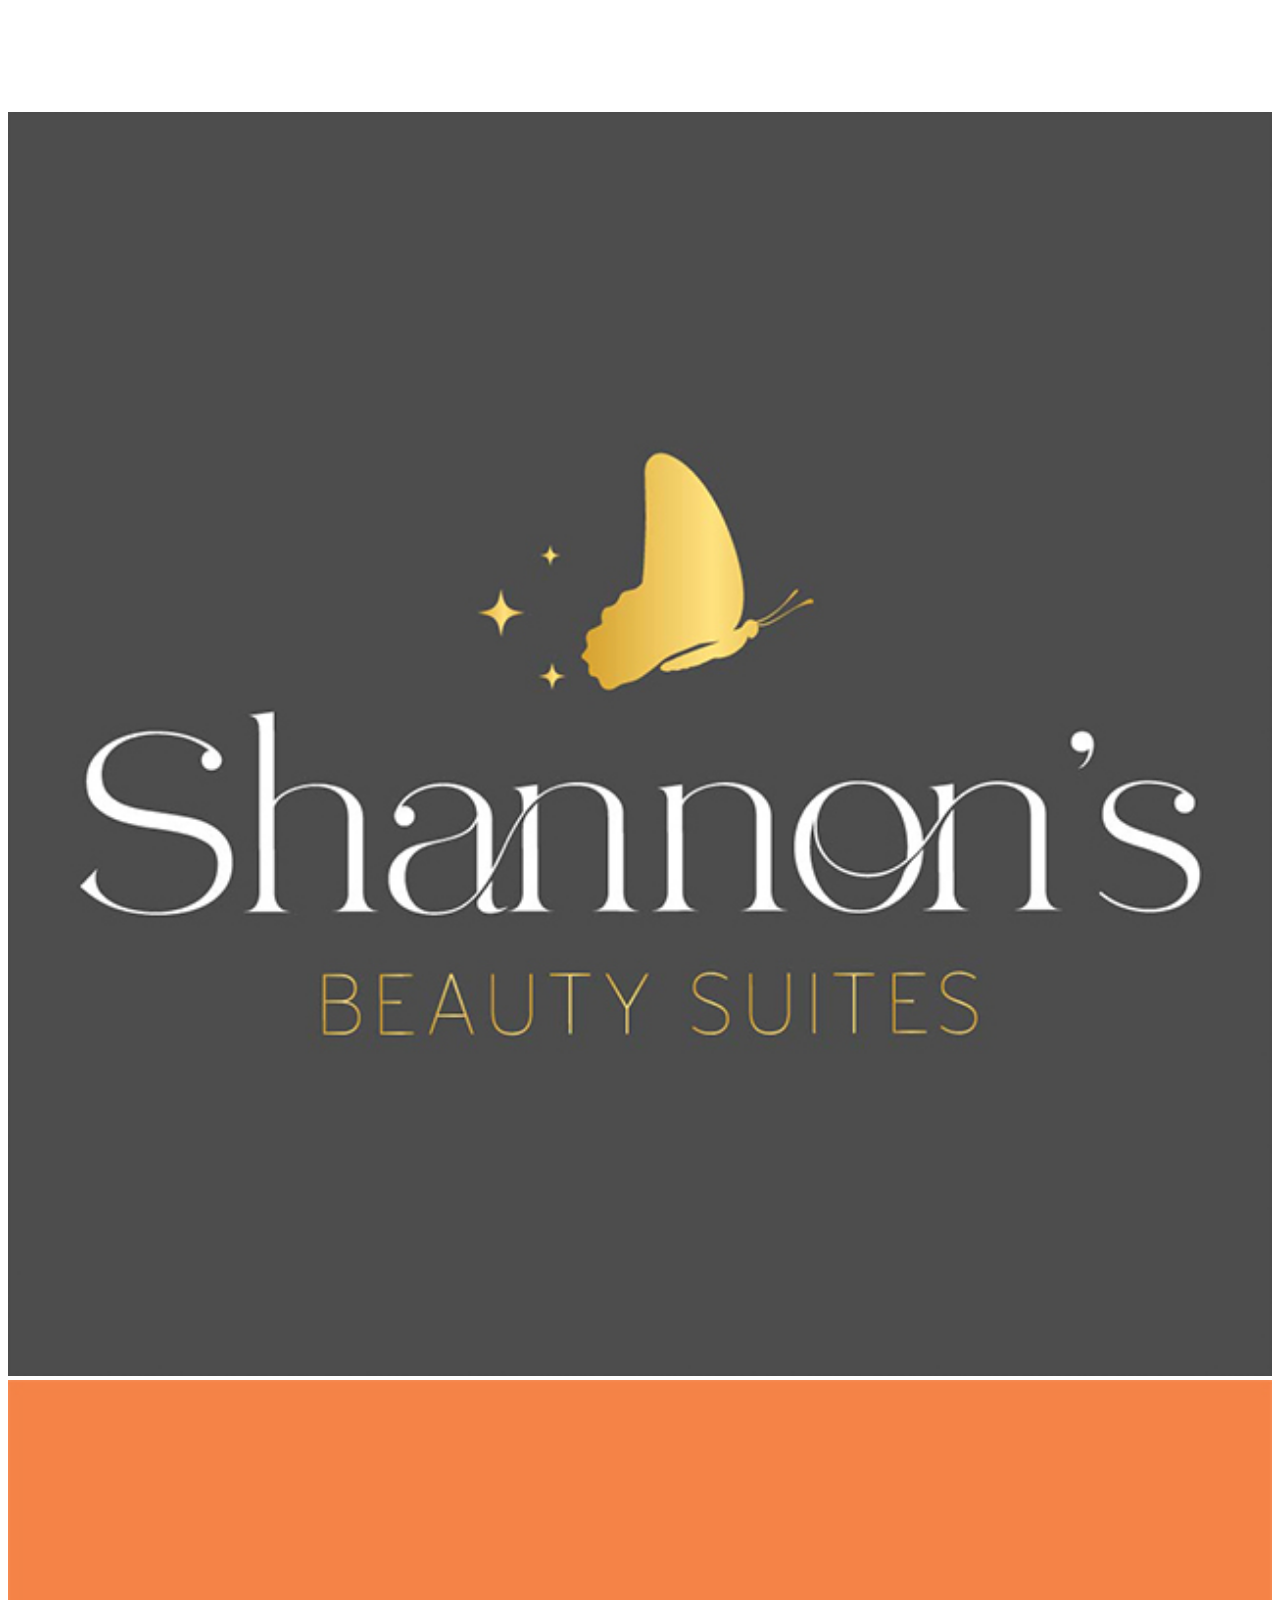
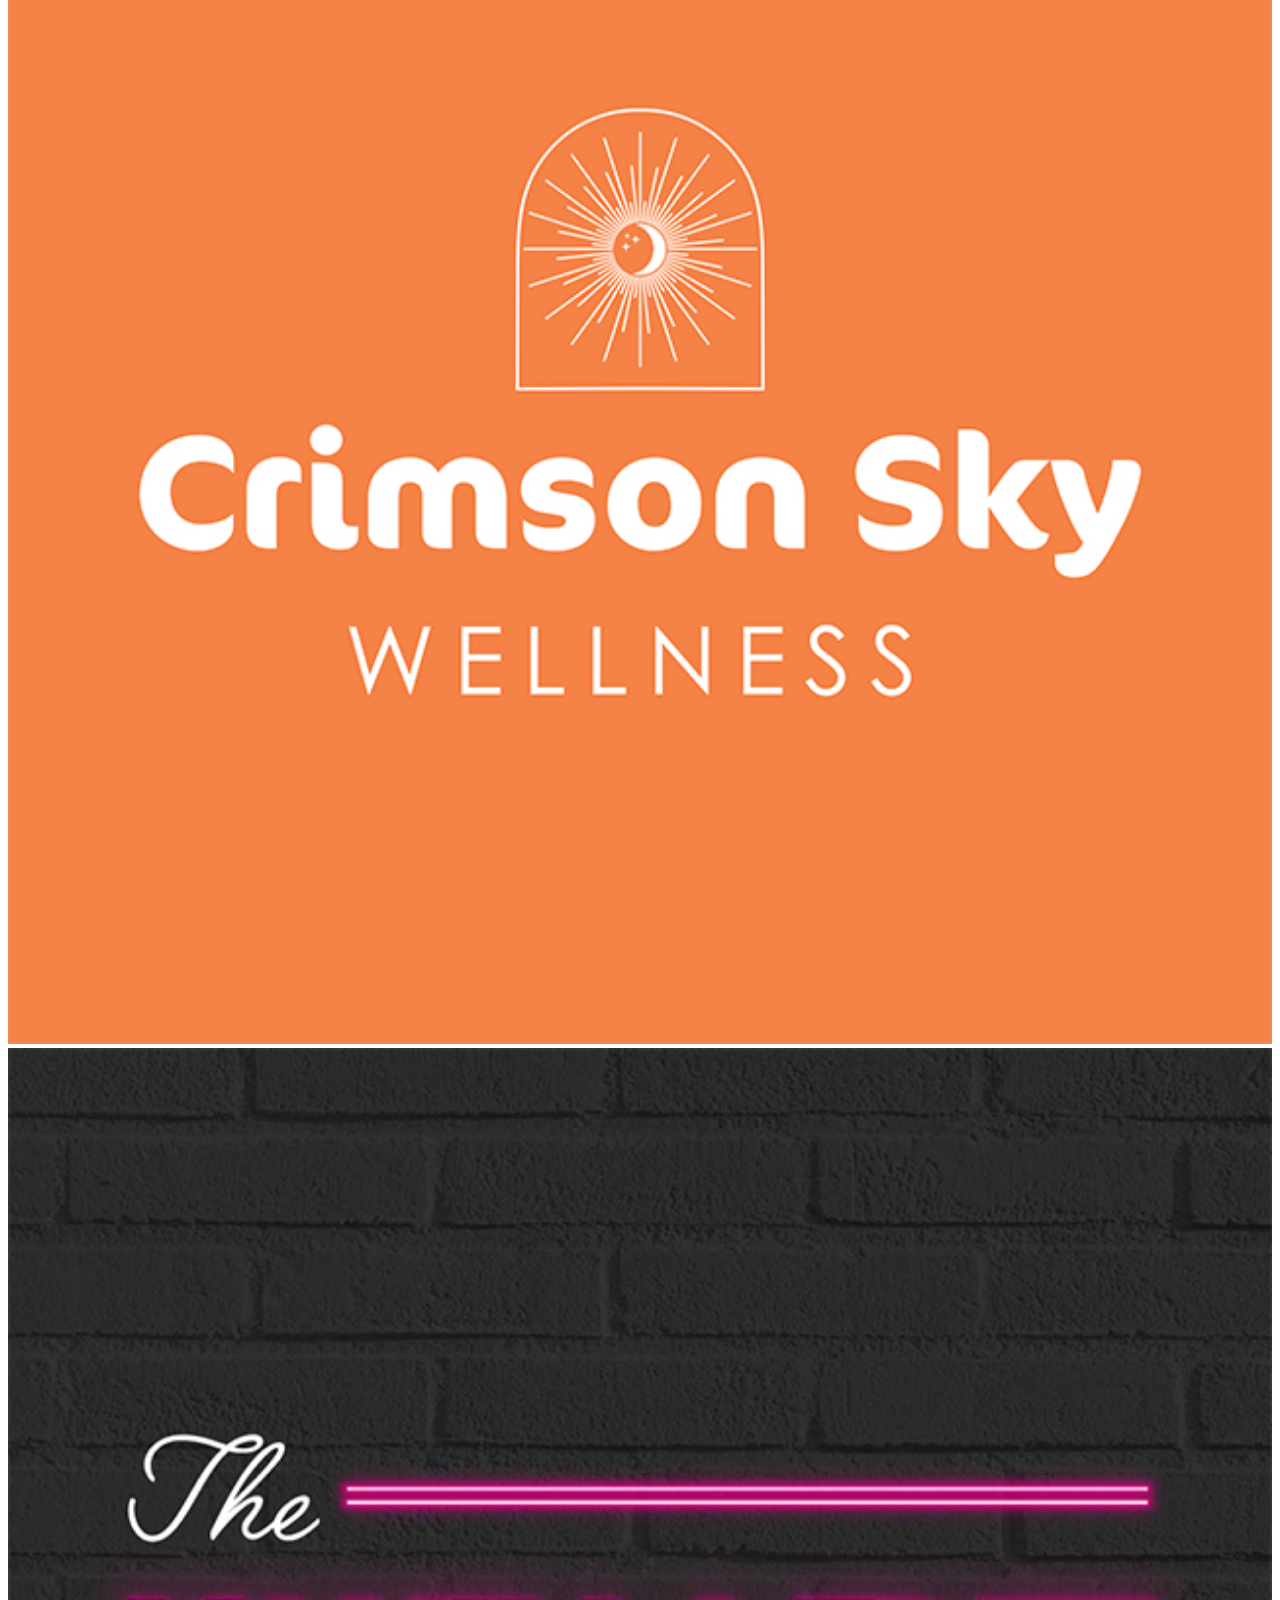
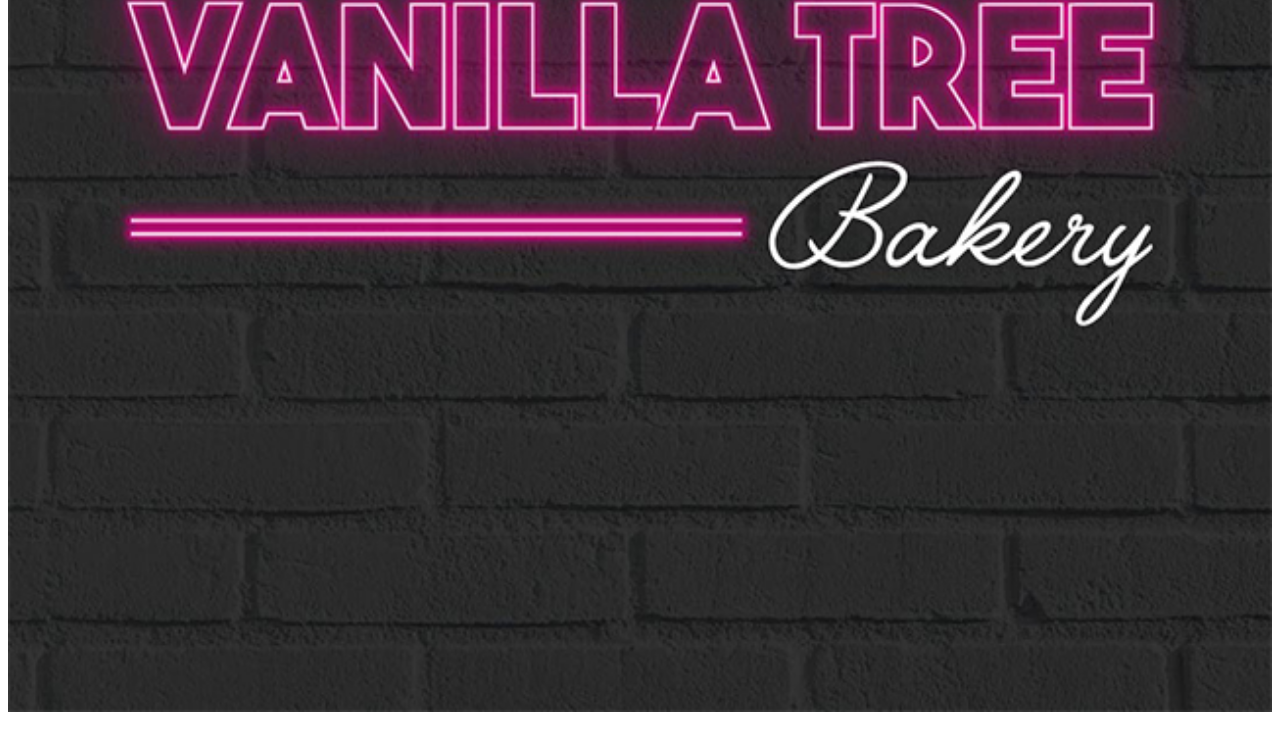
<file: portfolio.html>
<!DOCTYPE html>
<html>
	<head>
		<title>Niamh Keegan Designs Portfolio</title>
		<link href="https://cdn.jsdelivr.net/npm/bootstrap@5.3.0-alpha1/dist/css/bootstrap.min.css" rel="stylesheet" integrity="sha384-GLhlTQ8iRABdZLl6O3oVMWSktQOp6b7In1Zl3/Jr59b6EGGoI1aFkw7cmDA6j6gD" crossorigin="anonymous">
		<script src="https://cdn.jsdelivr.net/npm/bootstrap@5.3.0-alpha1/dist/js/bootstrap.bundle.min.js" integrity="sha384-w76AqPfDkMBDXo30jS1Sgez6pr3x5MlQ1ZAGC+nuZB+EYdgRZgiwxhTBTkF7CXvN" crossorigin="anonymous"></script>
	    <link rel="stylesheet" href="style.css">
        <link rel="icon" type="logo" href="Images/alt-logo.png">
        <link rel="preconnect" href="https://fonts.googleapis.com">
        <link rel="preconnect" href="https://fonts.gstatic.com" crossorigin>
        <link href="https://fonts.googleapis.com/css2?family=Montserrat:wght@300&display=swap" rel="stylesheet">
        <link href="https://fonts.googleapis.com/css2?family=Cormorant+Garamond:wght@300&family=Montserrat:wght@300&display=swap" rel="stylesheet">

	</head>
    <body>
		<div class="container-1">
            <div class="row">
                <div class="col-lg-4 logo">
                    <div class="Logo">
                    <img src="Images/Logo.png" alt="Logo">
                </div>
                </div>

                    <div class="col-lg-8">
                        <div class="topnav">
                            <a href="contact.html">Contact</a>
                            <a href="portfolio.html">Portfolio</a>
                            <a class="active" href="index.html">Home</a>
                        </div>
                </div>
                
                <div class="row">
                <div class="col-lg-12 homepage-div h2">
                   <h2>Portfolio</h2>
                <h5>Click on each image to see more!</h5>
            </div>
        </div>

            <div class="row">
                <div class="col-lg-4 portfolio">
                    <a href="sintija-obrien.html">
                        <img src="Images/Portfolio/Sintija O'Brien.jpg" width="100%" alt="Sintija O'Brien"></a>
                </div>

            <div class="col-lg-4 portfolio">
            <a href="Cr-Interiors.html">
                <img src="Images/Portfolio/CR Interiors1.jpg" width="100%" alt="CR Interiors">
            </a>
                </div>

                <div class="col-lg-4 portfolio">
                    <a href="The-Step-Inn.html">
                    <img src="Images/Portfolio/The-Step-Inn.jpg" width="100%" alt="The Step Inn">
                </a>
                </div>
            </div>

            <div class="row">
                <div class="col-lg-4 portfolio">
                    <a href="Pieces-By-Jade.html">
                        <img src="Images/Portfolio/Pieces by jade.jpg" width="100%" alt="Pieces By Jade">
                    </a>
                </div>
                <div class="col-lg-4 portfolio">
                <a href="Noel-Higgins.html">
                    <img src="Images/Portfolio/Noel Higgins 1.jpg" width="100%" alt="Noel Higgins">
                </a>
                </div>
                <div class="col-lg-4 portfolio">
                    <a href="Harmony-lodge.html">
                        <img src="Images/Portfolio/Harmony Lodge Logo 2-01.jpg" width="100%" alt="Harmony Lodge">
                    </a>
                </div>
                
            </div>

            <div class="row">
                <div class="col-lg-4 portfolio">
                    <a href="Shannons-beauty-suites.html">
                        <img src="Images/Portfolio/Shannons Beauty Suites.jpg" width="100%" alt="Crimson Sky Wellness">
                    </a>
                    
                </div>
                <div class="col-lg-4 portfolio">
                    <a href="Crimson-Sky-Wellness.html">
                        <img src="Images/Portfolio/Crimson Sky Wellness.jpg" width="100%" alt="Crimson Sky Wellness">
                        </a>
                </div>
                <div class="col-lg-4 portfolio">
                    <a href="The-Vanilla-Tree-Bakery.html">
                    <img src="Images/Portfolio/The Vanilla Tree Bakery.jpg" width="100%" alt="The Vanilla Tree Bakery">
                </a>
                </div>
                
            </div>
            <d



            <div class="row footer">
                <div class="col-lg-12">
                    © 2023 Niamh Keegan Designs

​                 </div>
                </div>
                </div>
                </div>



                    
            
            
        
		
		</div>
</body>
</html>
</file>
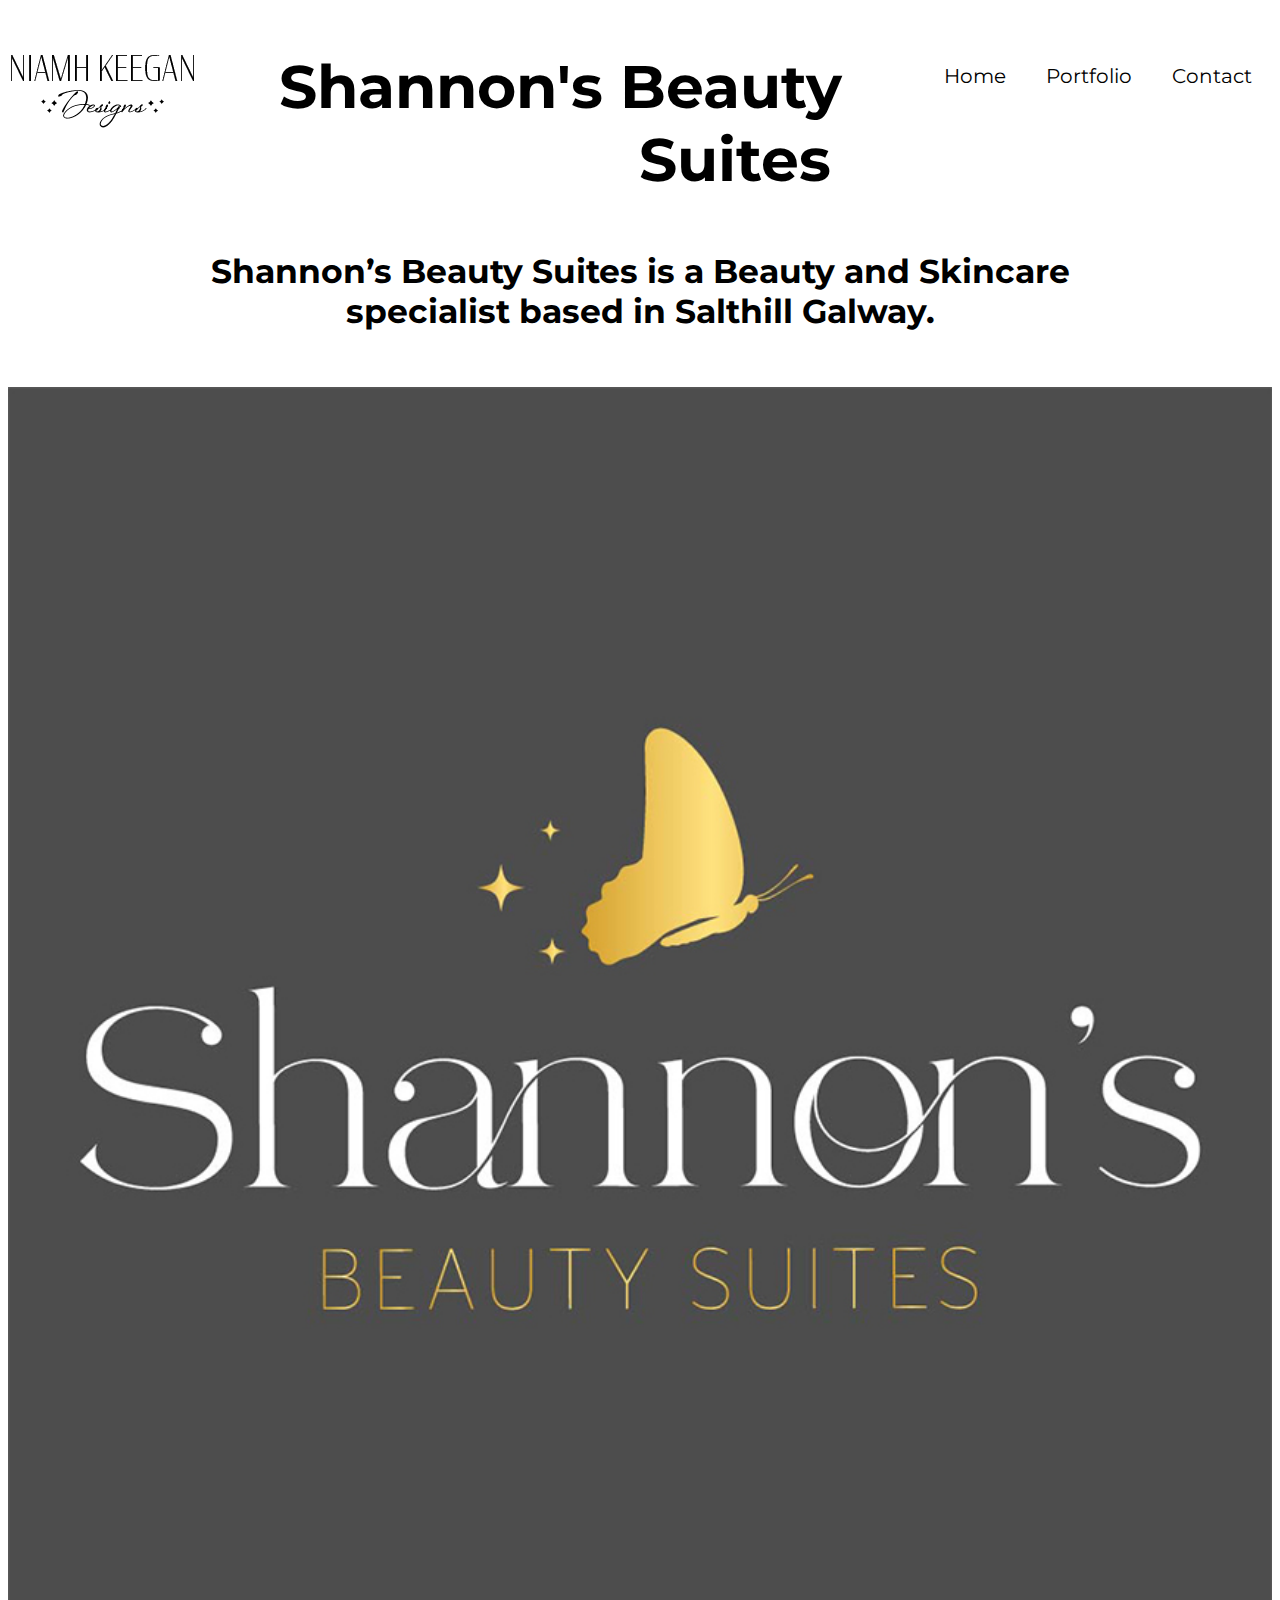
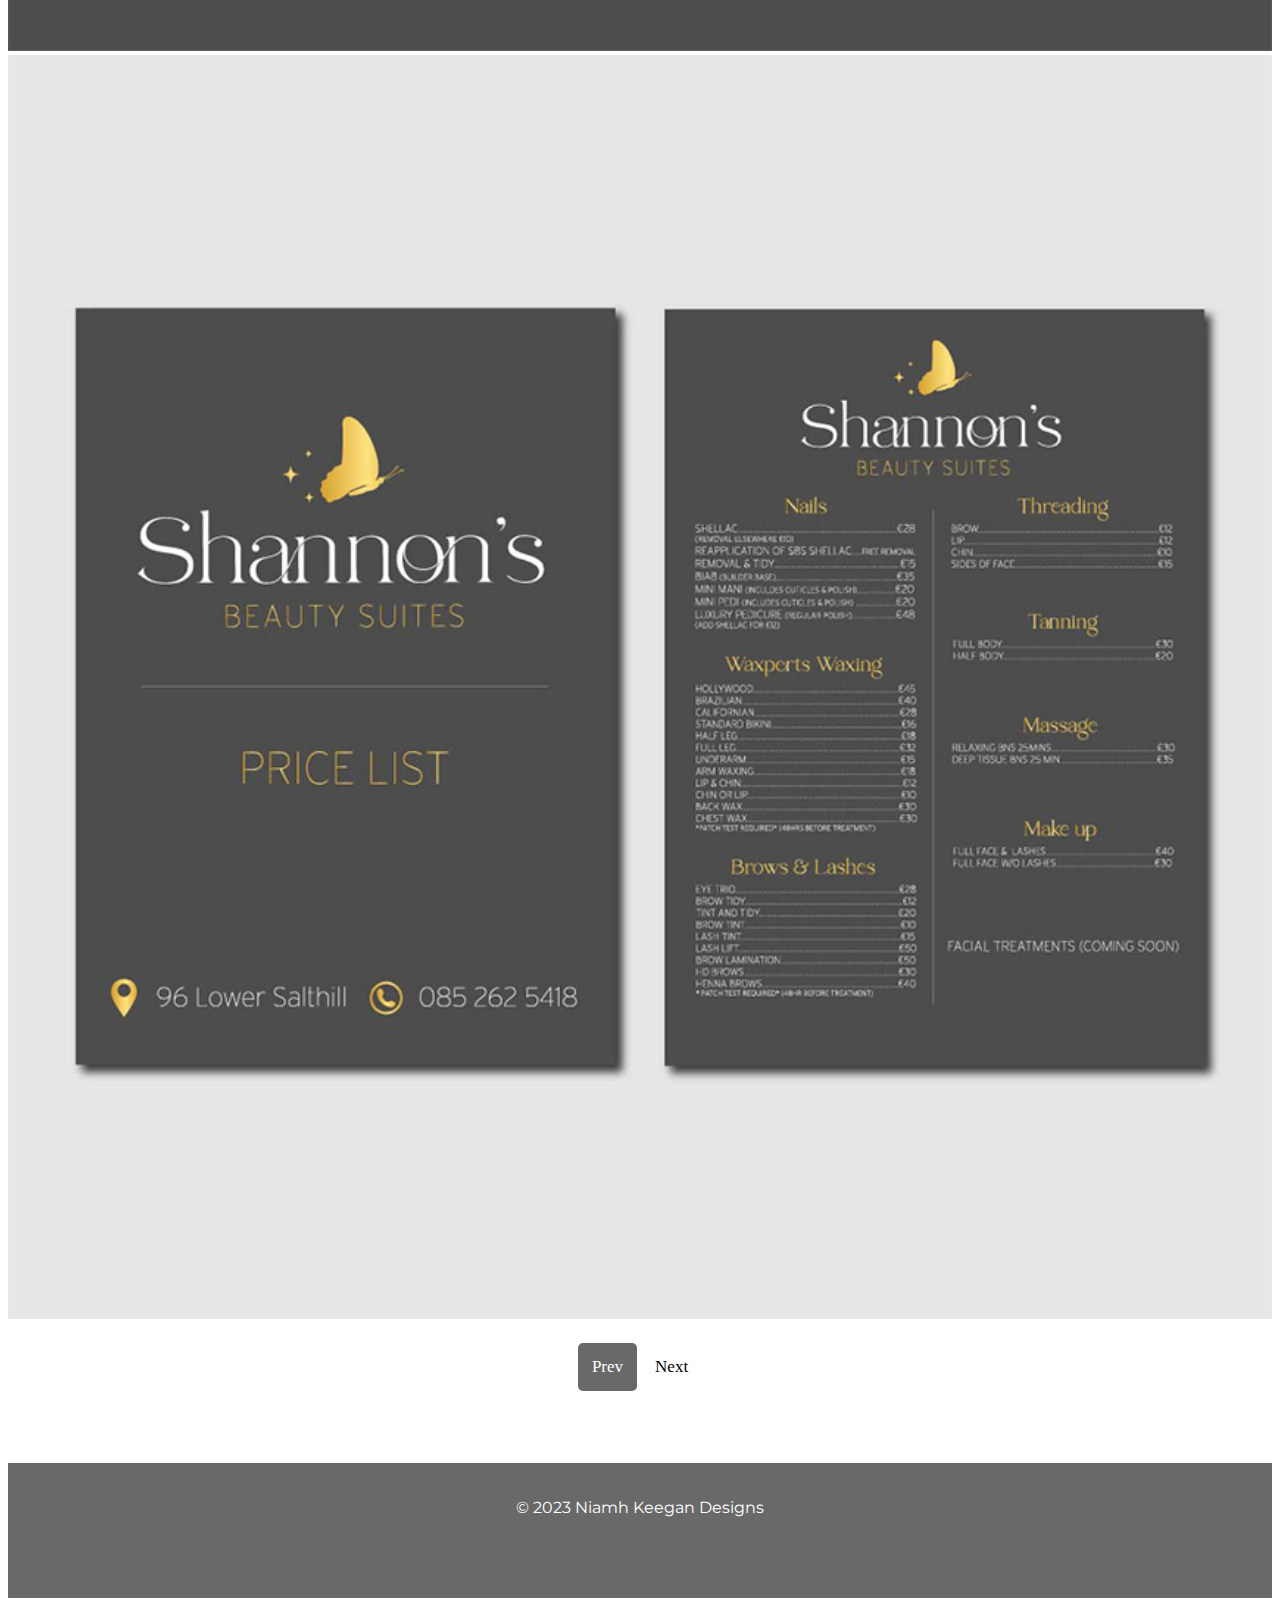
<file: Shannons-beauty-suites.html>
<!DOCTYPE html>
<html>
	<head>
		<title>Niamh Keegan Designs / Shannon's Beauty Suites
        </title>
		<link href="https://cdn.jsdelivr.net/npm/bootstrap@5.3.0-alpha1/dist/css/bootstrap.min.css" rel="stylesheet" integrity="sha384-GLhlTQ8iRABdZLl6O3oVMWSktQOp6b7In1Zl3/Jr59b6EGGoI1aFkw7cmDA6j6gD" crossorigin="anonymous">
		<script src="https://cdn.jsdelivr.net/npm/bootstrap@5.3.0-alpha1/dist/js/bootstrap.bundle.min.js" integrity="sha384-w76AqPfDkMBDXo30jS1Sgez6pr3x5MlQ1ZAGC+nuZB+EYdgRZgiwxhTBTkF7CXvN" crossorigin="anonymous"></script>
	    <link rel="stylesheet" href="style.css">
        <link rel="icon" type="logo" href="Images/alt-logo.png">
        <link rel="preconnect" href="https://fonts.googleapis.com">
        <link rel="preconnect" href="https://fonts.gstatic.com" crossorigin>
        <link href="https://fonts.googleapis.com/css2?family=Montserrat:wght@300&display=swap" rel="stylesheet">
        <link href="https://fonts.googleapis.com/css2?family=Cormorant+Garamond:wght@300&family=Montserrat:wght@300&display=swap" rel="stylesheet">

	</head>
    <body>
		<div class="container-1">
            <div class="row">
                <div class="row">
                    <div class="col-lg-4 logo">
                        <div class="Logo">
                        <img src="Images/Logo.png" alt="Logo">
                    </div>
                </div>

                    <div class="col-lg-8">
                        <div class="topnav">
                            <a href="contact.html">Contact</a>
                            <a href="portfolio.html">Portfolio</a>
                            <a class="active" href="index.html">Home</a>
                        </div>
                </div>
                
                <div class="row">
                <div class="col-lg-12 h2">
                    <h2>Shannon's Beauty Suites</h2>
                    <h5>Shannon’s Beauty Suites is a Beauty and Skincare <br>specialist based in Salthill Galway.<h5>
                </div>
                </div>

                <div class="row">
                    <div class="col-lg-4">
                        <img src="Images/Portfolio/SBS1.jpg" width="100%" alt="Shannon's Beauty Suites">
                    </div>
                    <div class="col-lg-4">
                        <img src="Images/Portfolio/SBS2.jpg" width="100%" alt="Shannon's Beauty Suites">
                    </div>
                    <div class="col-lg-4">
                    </div>

                    <div class="row">
                        <div class="col-lg-12">
                            <div class="pill-nav">
                                <a class="active" href="Harmony-lodge.html">Prev</a>
                                <a href="Crimson-Sky-Wellness.html">Next</a>
                              </div>
                        </div>
                    </div>

            <div class="row footer">
                <div class="col-lg-12">
                    © 2023 Niamh Keegan Designs

​                 </div>
                </div>
                </div>
                </div>



                    
            
            
        
		
		</div>
</body>
</html>
</file>
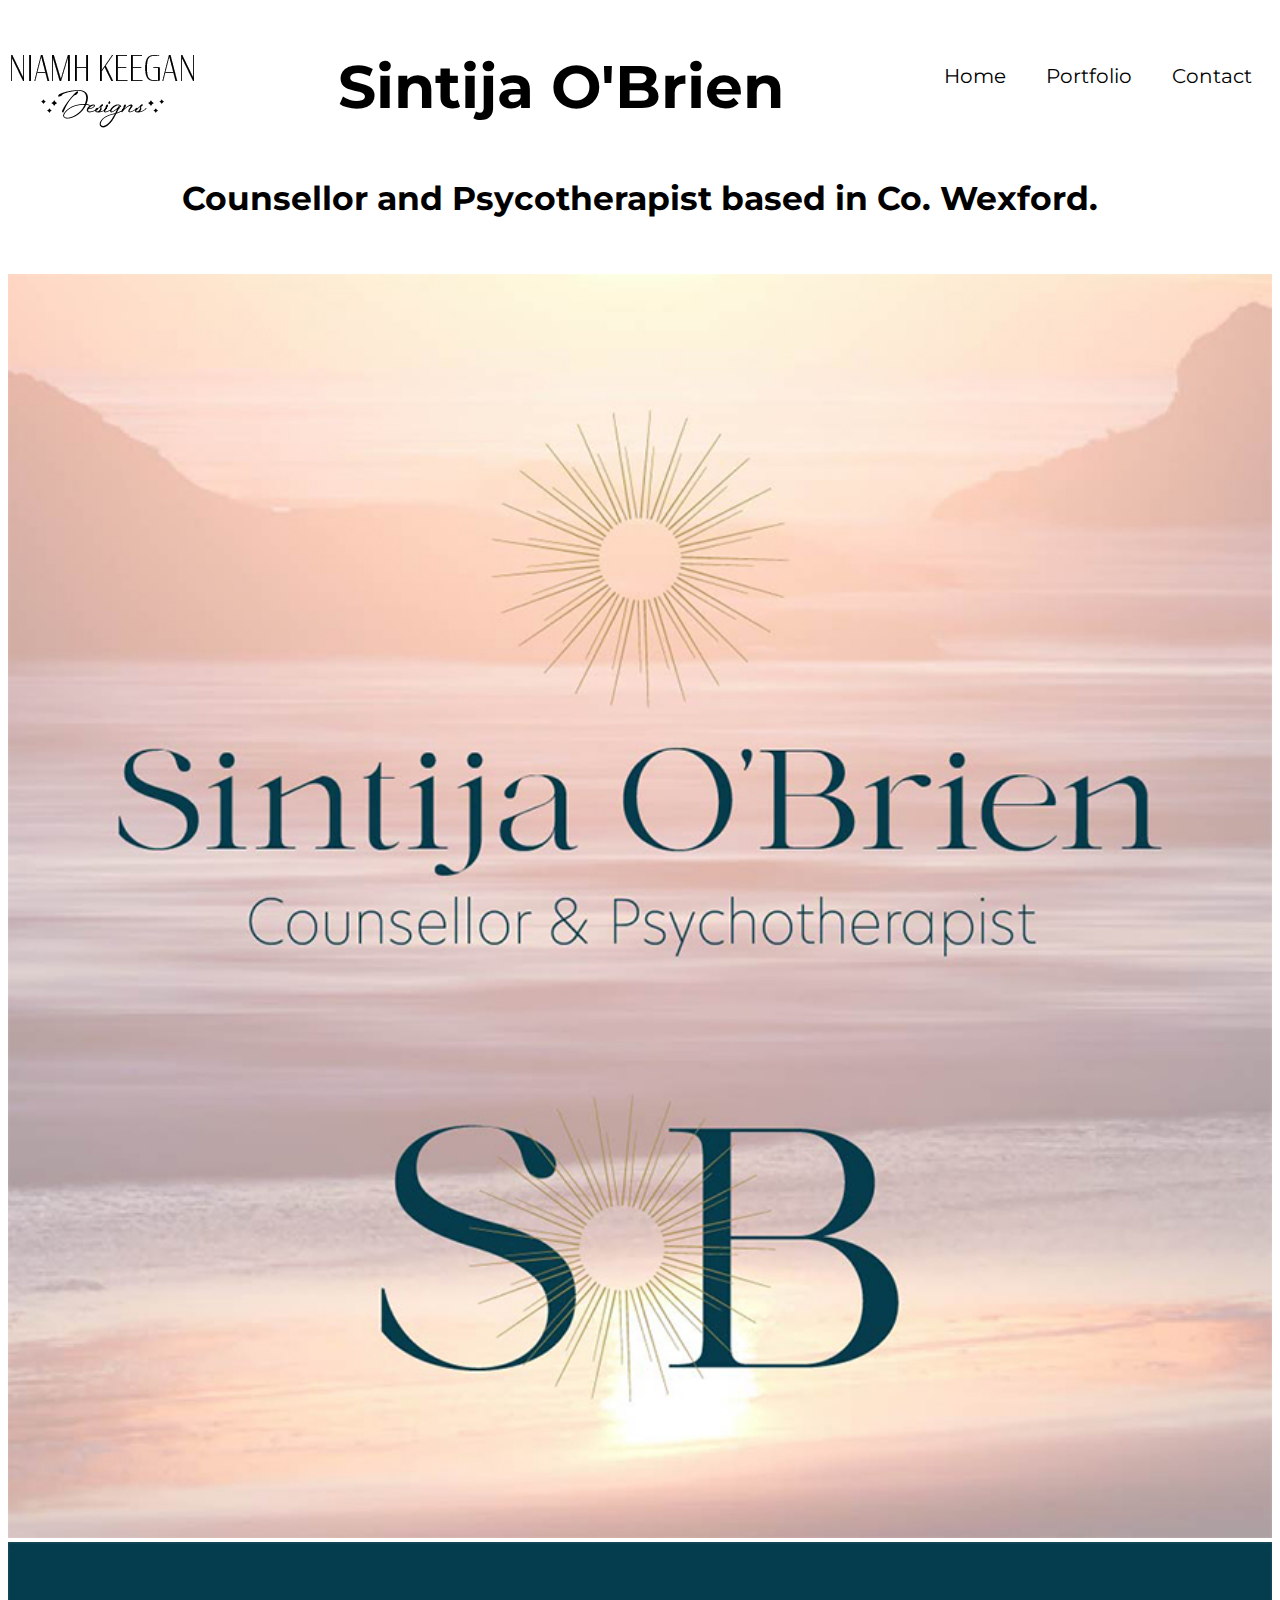
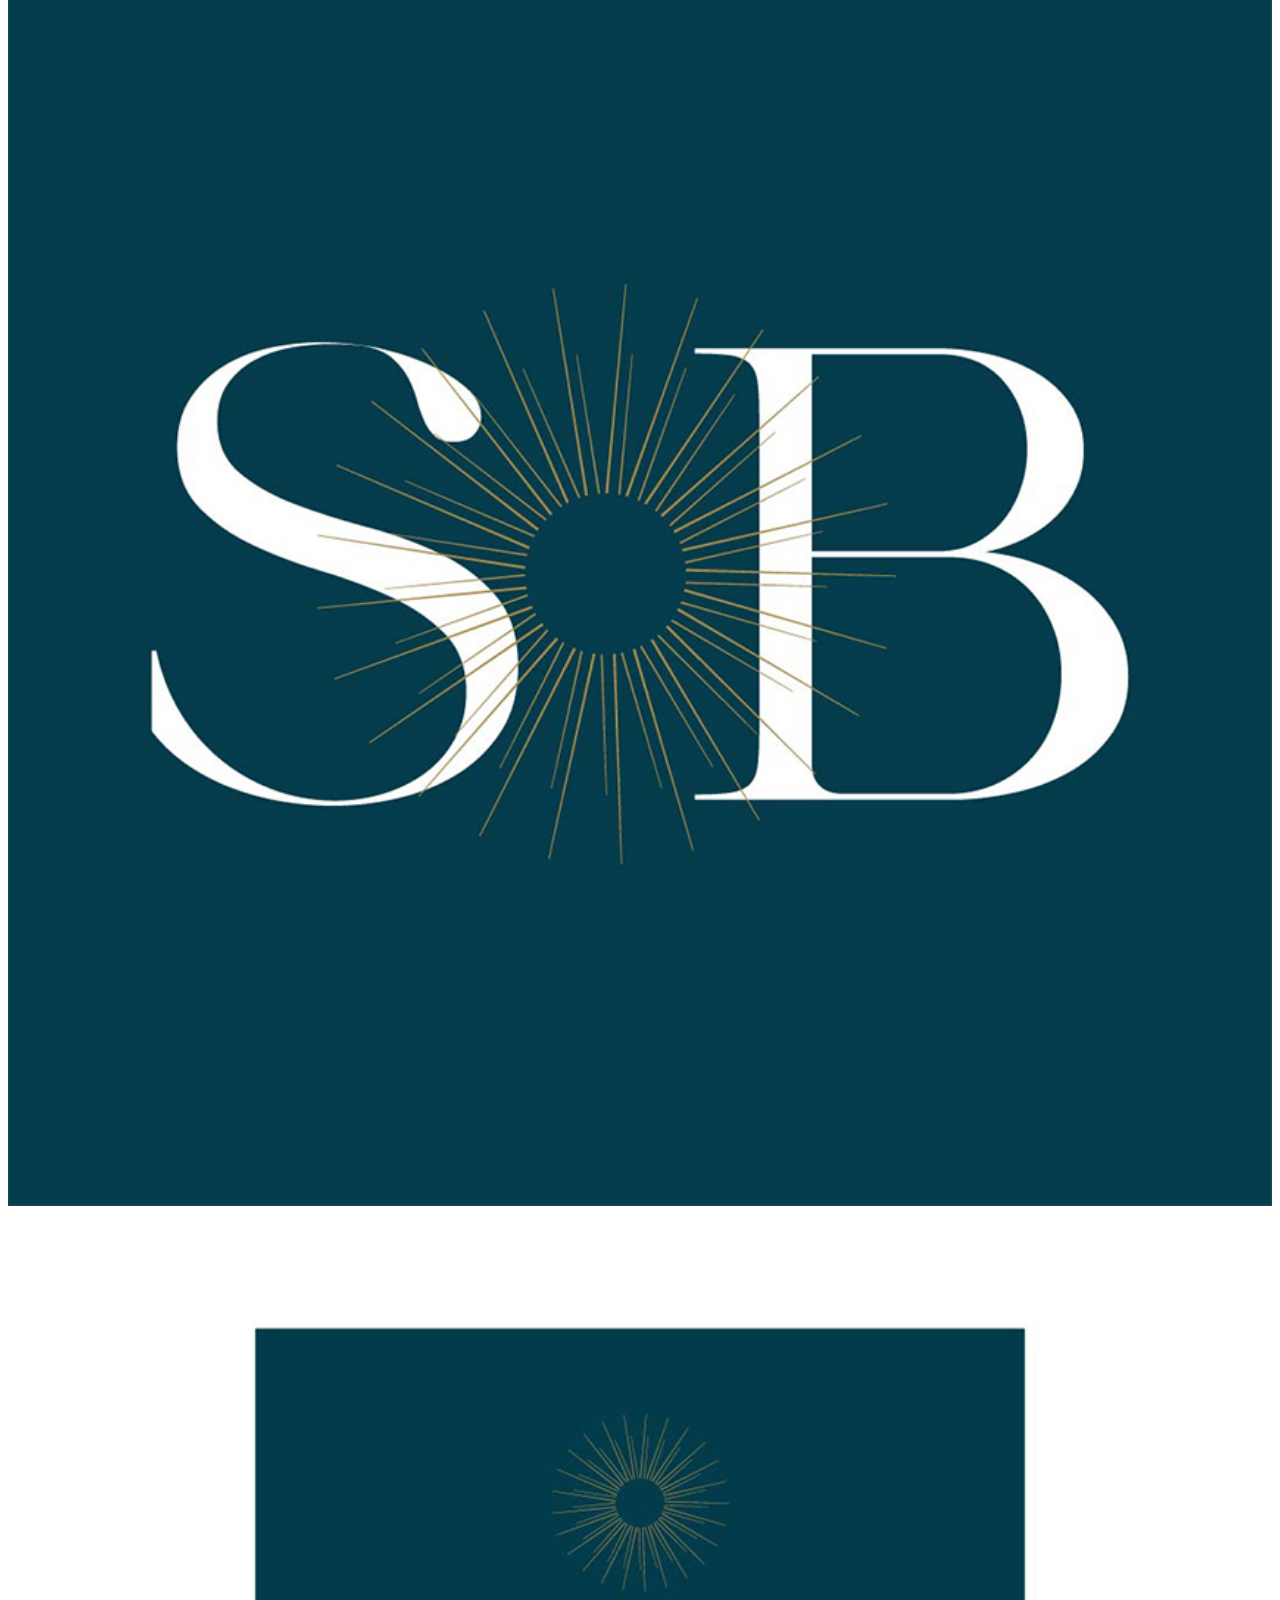
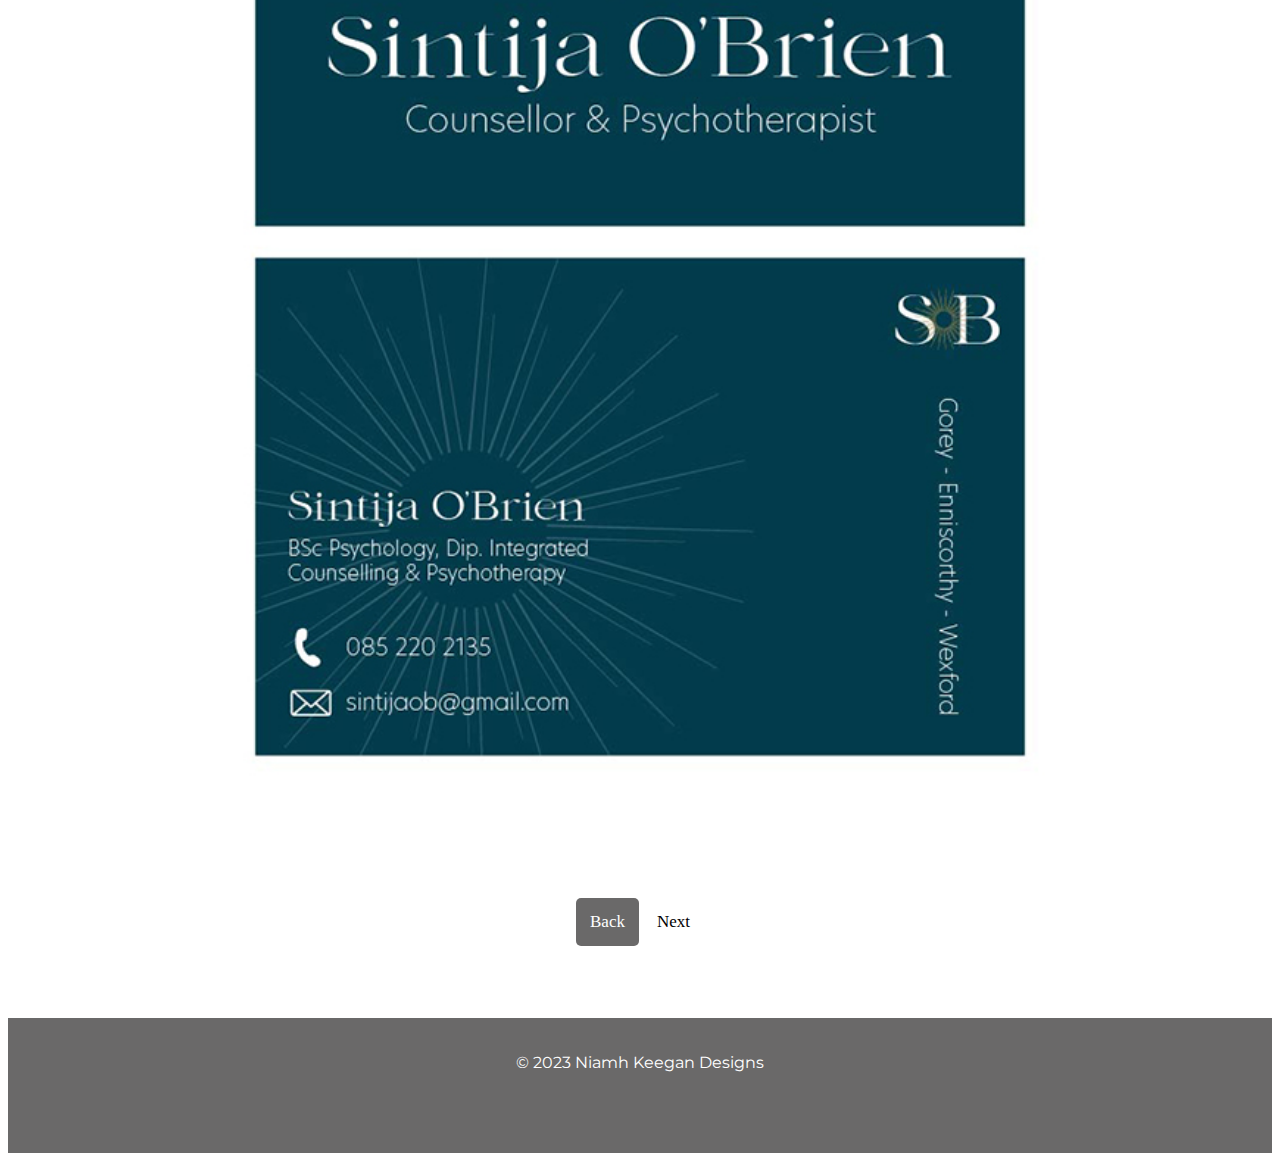
<file: sintija-obrien.html>
<!DOCTYPE html>
<html>
	<head>
		<title>Niamh Keegan Designs / Sintija O'Brien</title>
		<link href="https://cdn.jsdelivr.net/npm/bootstrap@5.3.0-alpha1/dist/css/bootstrap.min.css" rel="stylesheet" integrity="sha384-GLhlTQ8iRABdZLl6O3oVMWSktQOp6b7In1Zl3/Jr59b6EGGoI1aFkw7cmDA6j6gD" crossorigin="anonymous">
		<script src="https://cdn.jsdelivr.net/npm/bootstrap@5.3.0-alpha1/dist/js/bootstrap.bundle.min.js" integrity="sha384-w76AqPfDkMBDXo30jS1Sgez6pr3x5MlQ1ZAGC+nuZB+EYdgRZgiwxhTBTkF7CXvN" crossorigin="anonymous"></script>
	    <link rel="stylesheet" href="style.css">
        <link rel="icon" type="logo" href="Images/alt-logo.png">
        <link rel="preconnect" href="https://fonts.googleapis.com">
        <link rel="preconnect" href="https://fonts.gstatic.com" crossorigin>
        <link href="https://fonts.googleapis.com/css2?family=Montserrat:wght@300&display=swap" rel="stylesheet">
        <link href="https://fonts.googleapis.com/css2?family=Cormorant+Garamond:wght@300&family=Montserrat:wght@300&display=swap" rel="stylesheet">

	</head>
    <body>
		<div class="container-1">
            <div class="row">
                <div class="row">
                    <div class="col-lg-4 logo">
                        <div class="Logo">
                        <img src="Images/Logo.png" alt="Logo">
                    </div>
                </div>

                    <div class="col-lg-8">
                        <div class="topnav">
                            <a href="contact.html">Contact</a>
                            <a href="portfolio.html">Portfolio</a>
                            <a class="active" href="index.html">Home</a>
                        </div>
                </div>
                
                <div class="row">
                <div class="col-lg-12 h2">
                    <h2>Sintija O'Brien</h2>
                    <h5>Counsellor and Psycotherapist based in Co. Wexford.<h5>
                </div>
                </div>

                <div class="row">
                    <div class="col-lg-4">
                        <img src="Images/Portfolio/Sintija O'Brien 2.jpg" width="100%" alt="Sintija O'Brien">
                    </div>
                    <div class="col-lg-4">
                        <img src="Images/Portfolio/Sintija O'Brien 3.jpg" width="100%" alt="Sintija O'Brien">
                    </div>
                    <div class="col-lg-4">
                        <img src="Images/Portfolio/Sintija O'Brien 4.jpg" width="100%" alt="Sintija O'Brien">
                    </div>

                    <div class="row">
                        <div class="col-lg-12">
                            <div class="pill-nav">
                                <a class="active" href="portfolio.html">Back</a>
                                <a href="Cr-Interiors.html">Next</a>
                              </div>
                        </div>
                    </div>

            <div class="row footer">
                <div class="col-lg-12">
                    © 2023 Niamh Keegan Designs

​                 </div>
                </div>
                </div>
                </div>



                    
            
            
        
		
		</div>
</body>
</html>
</file>
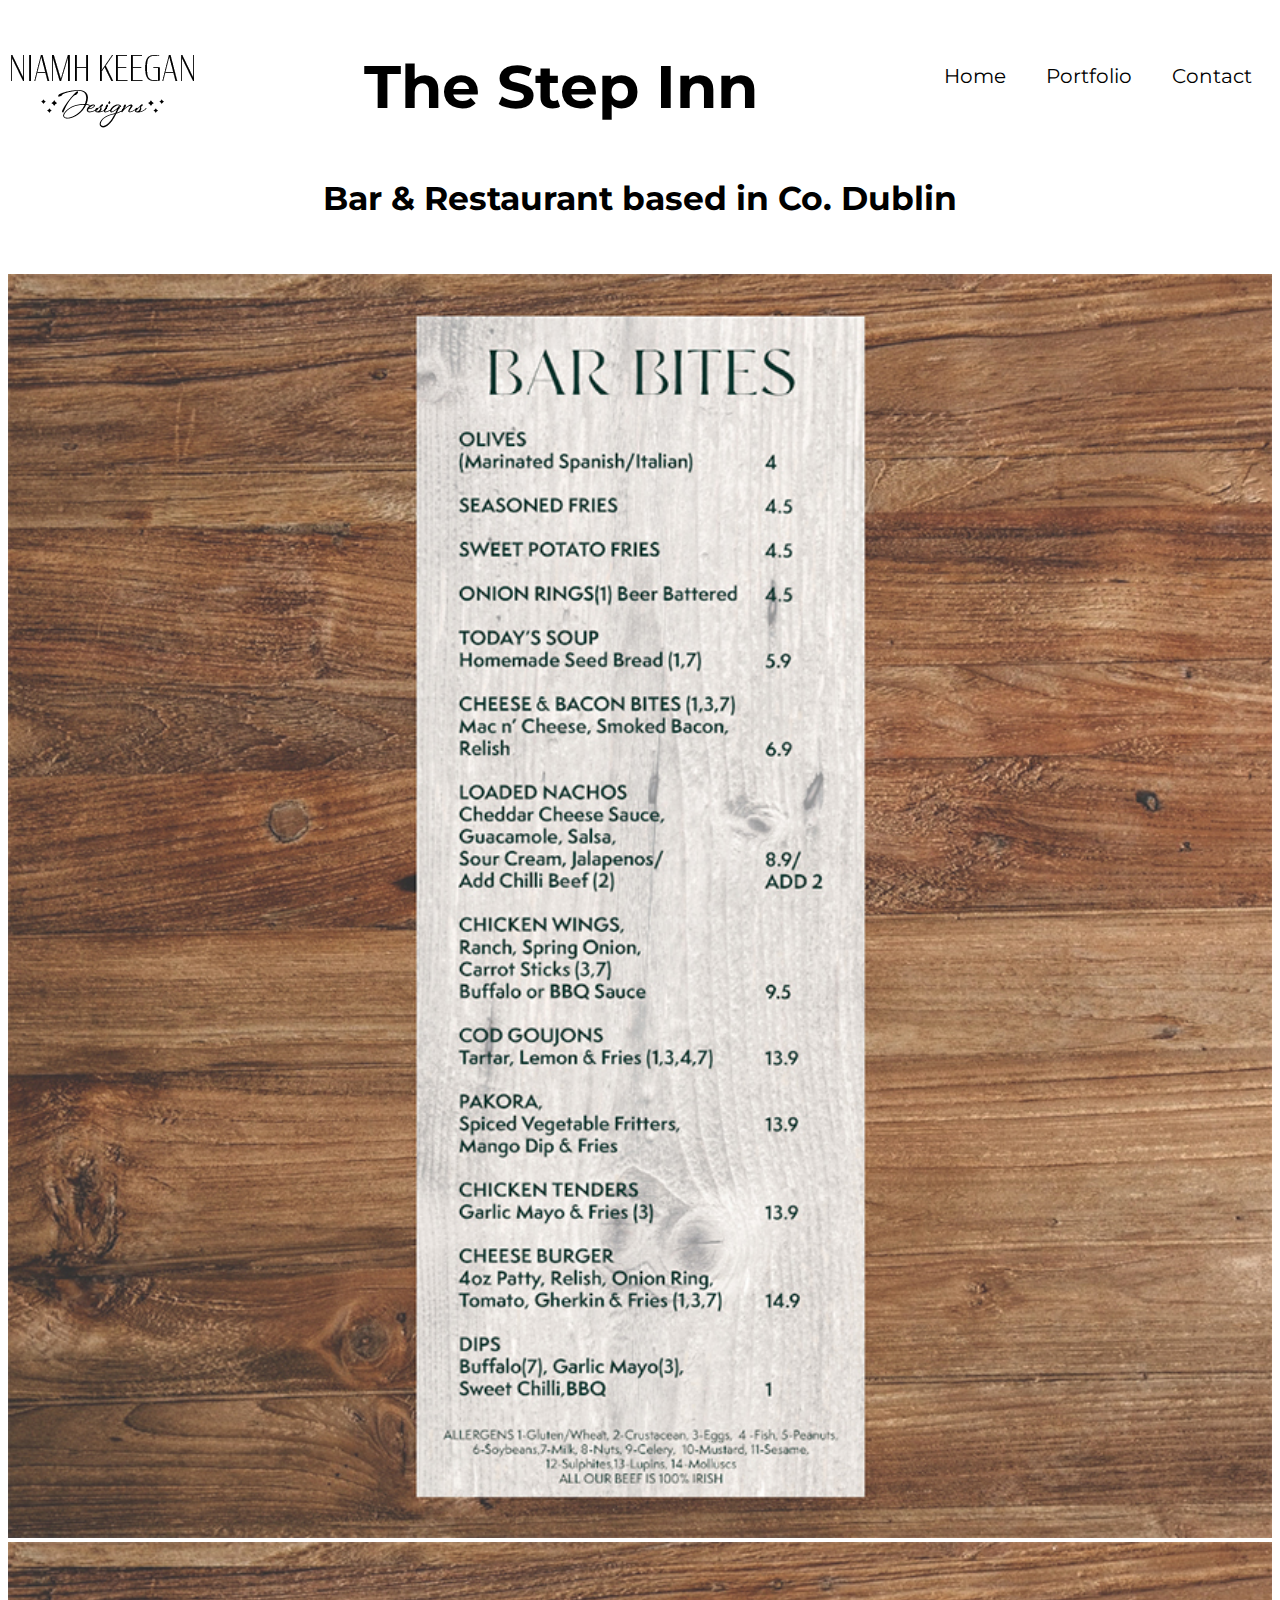
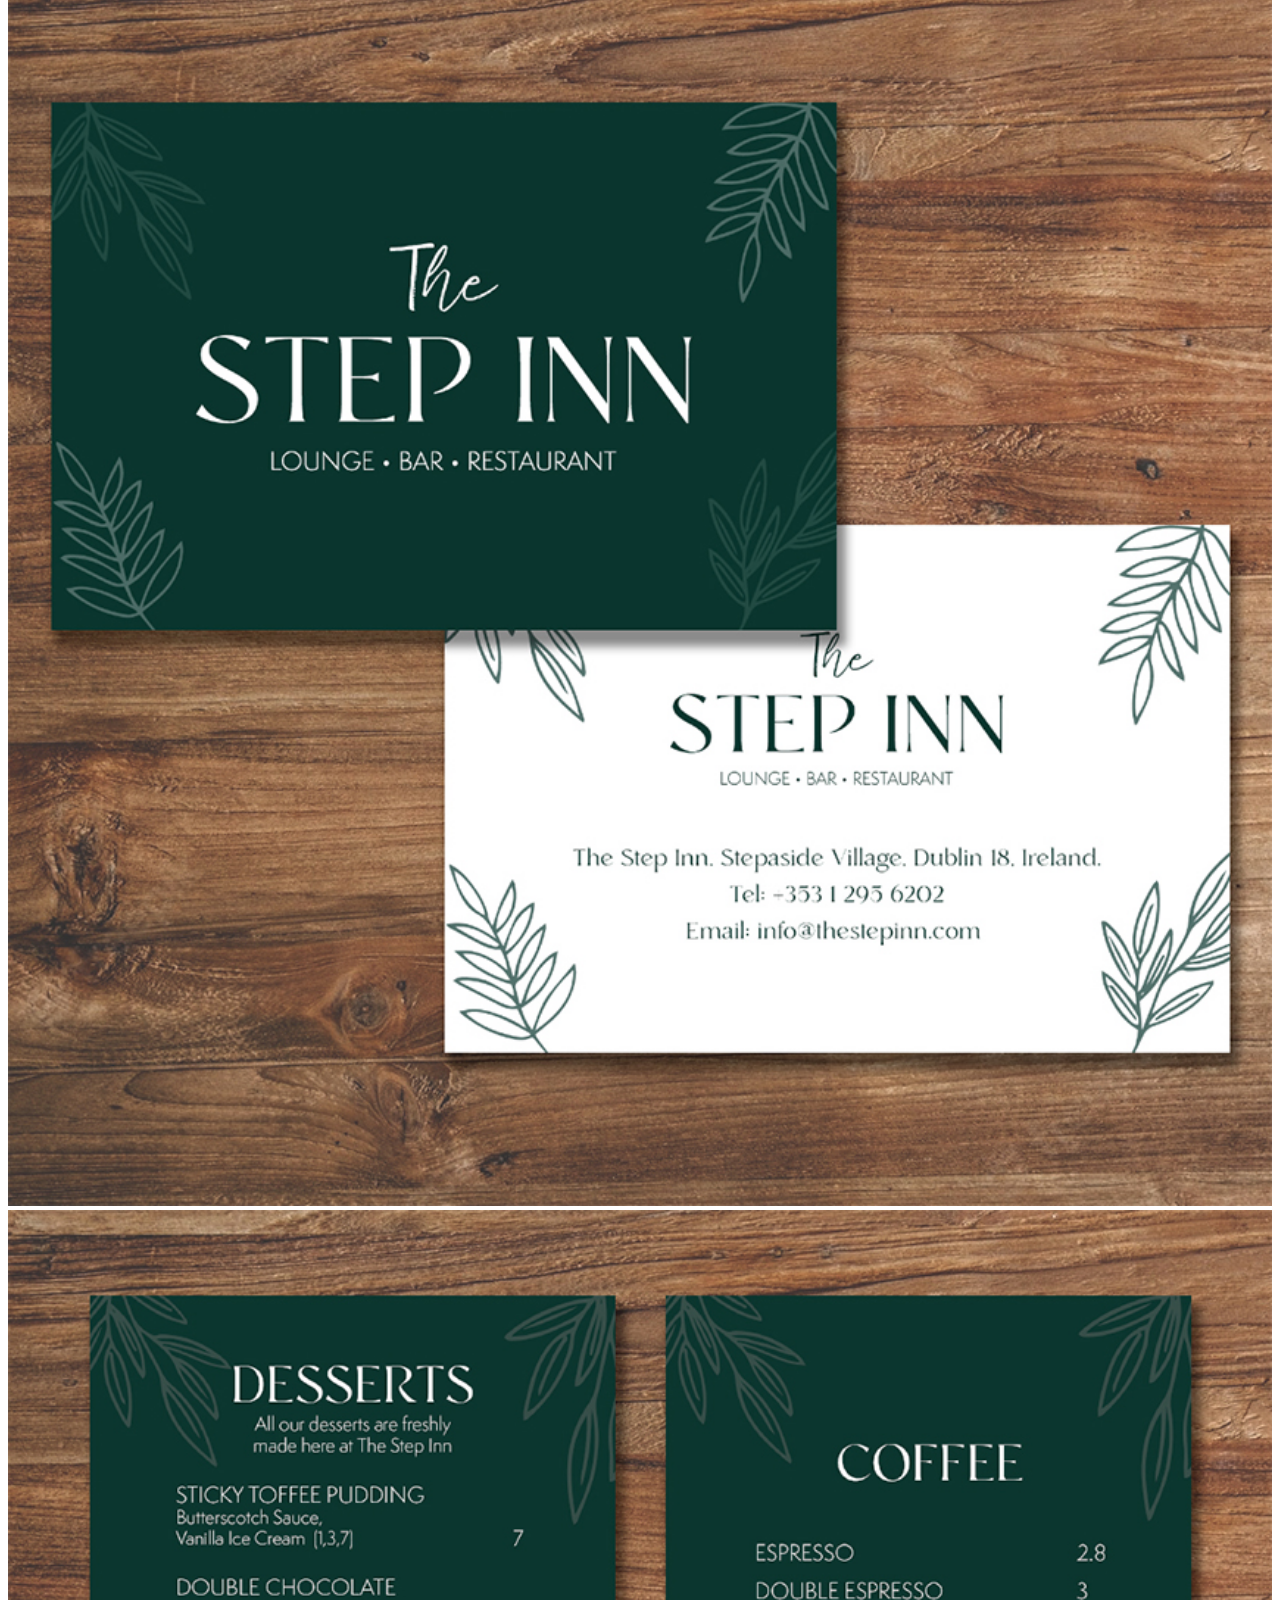
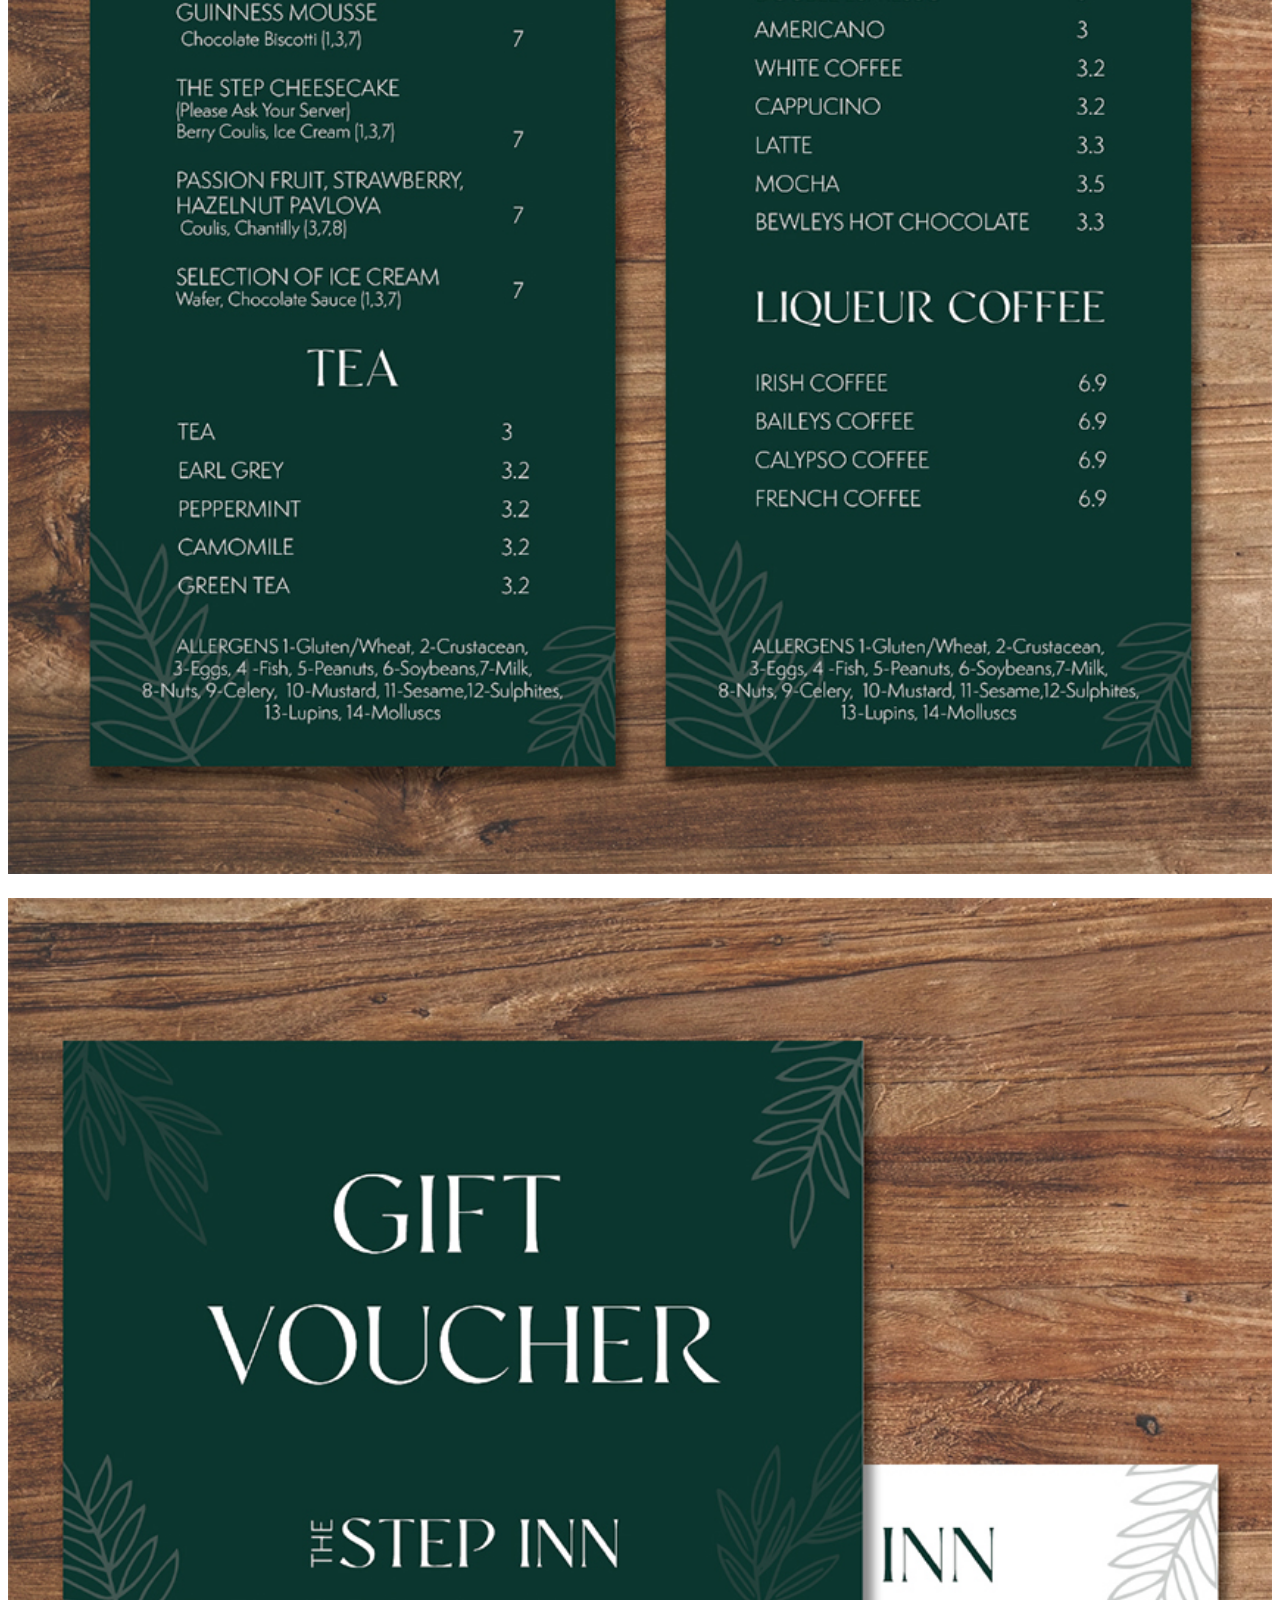
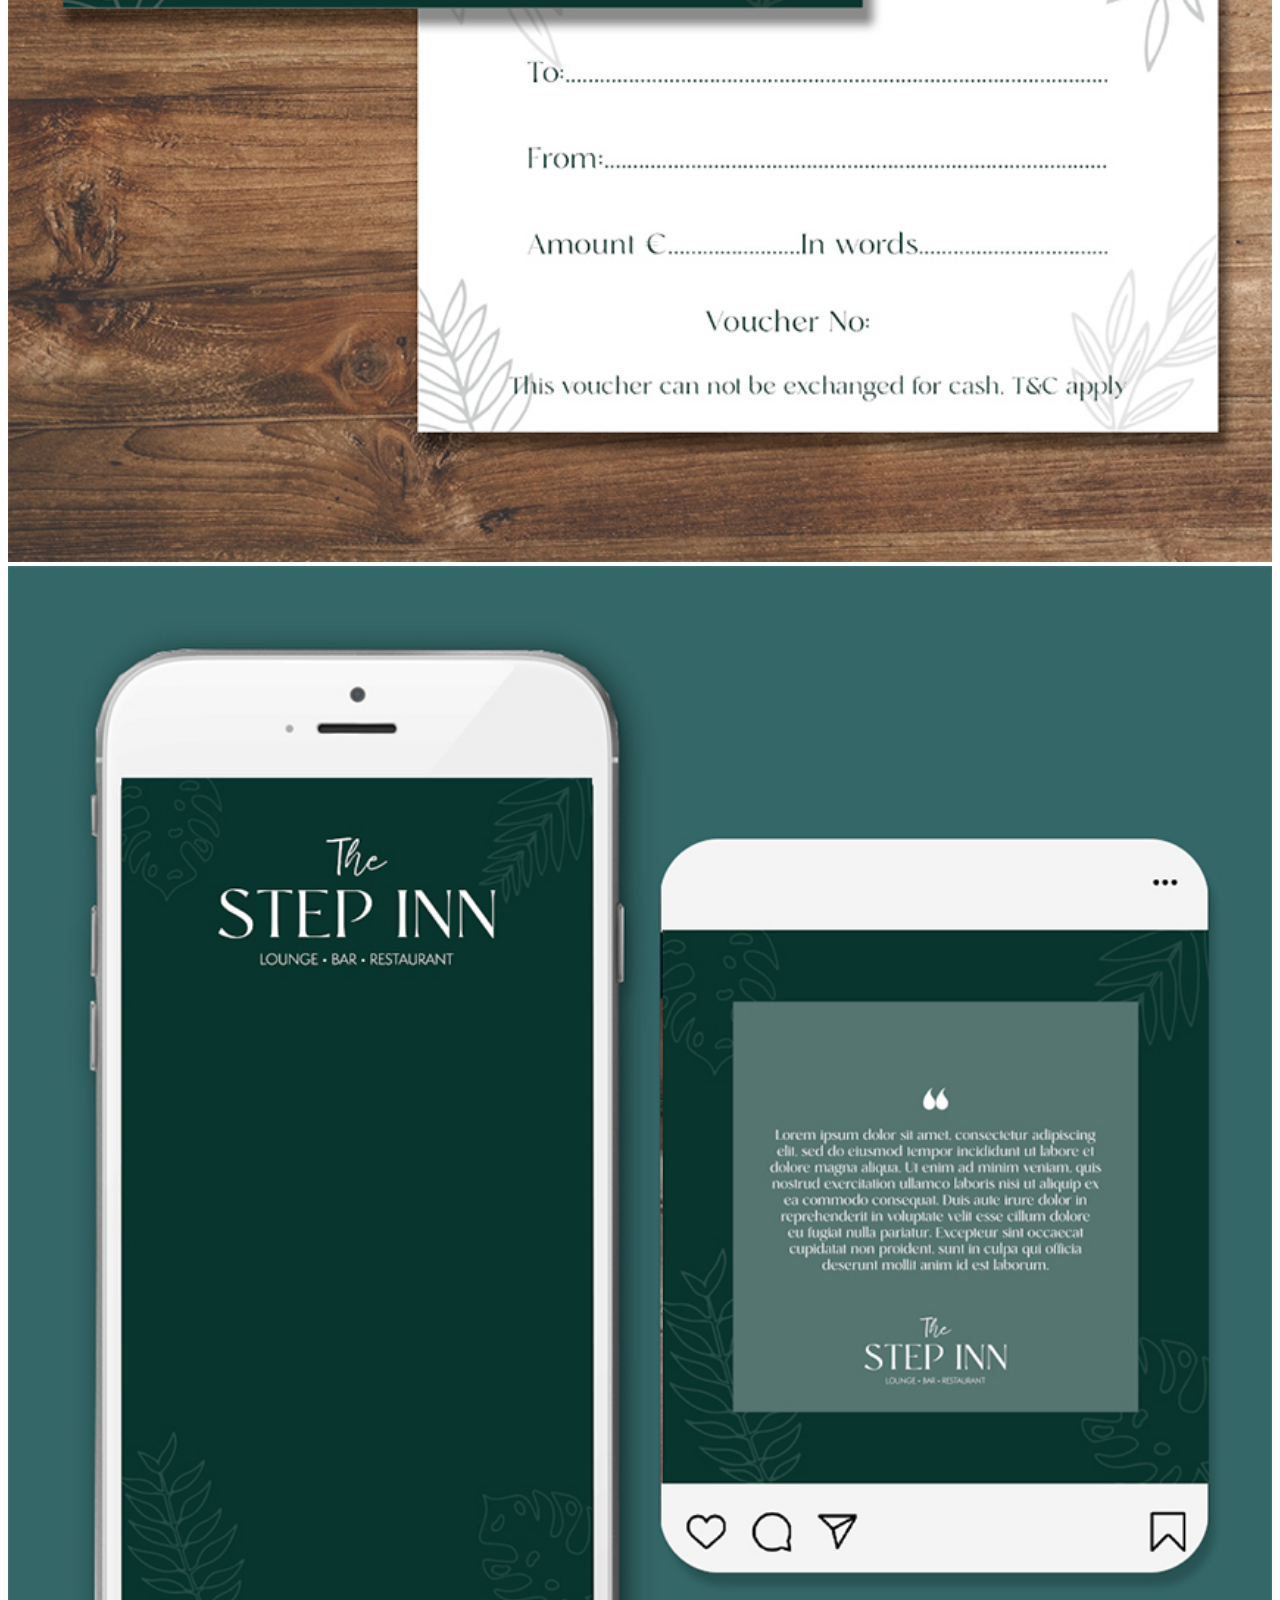
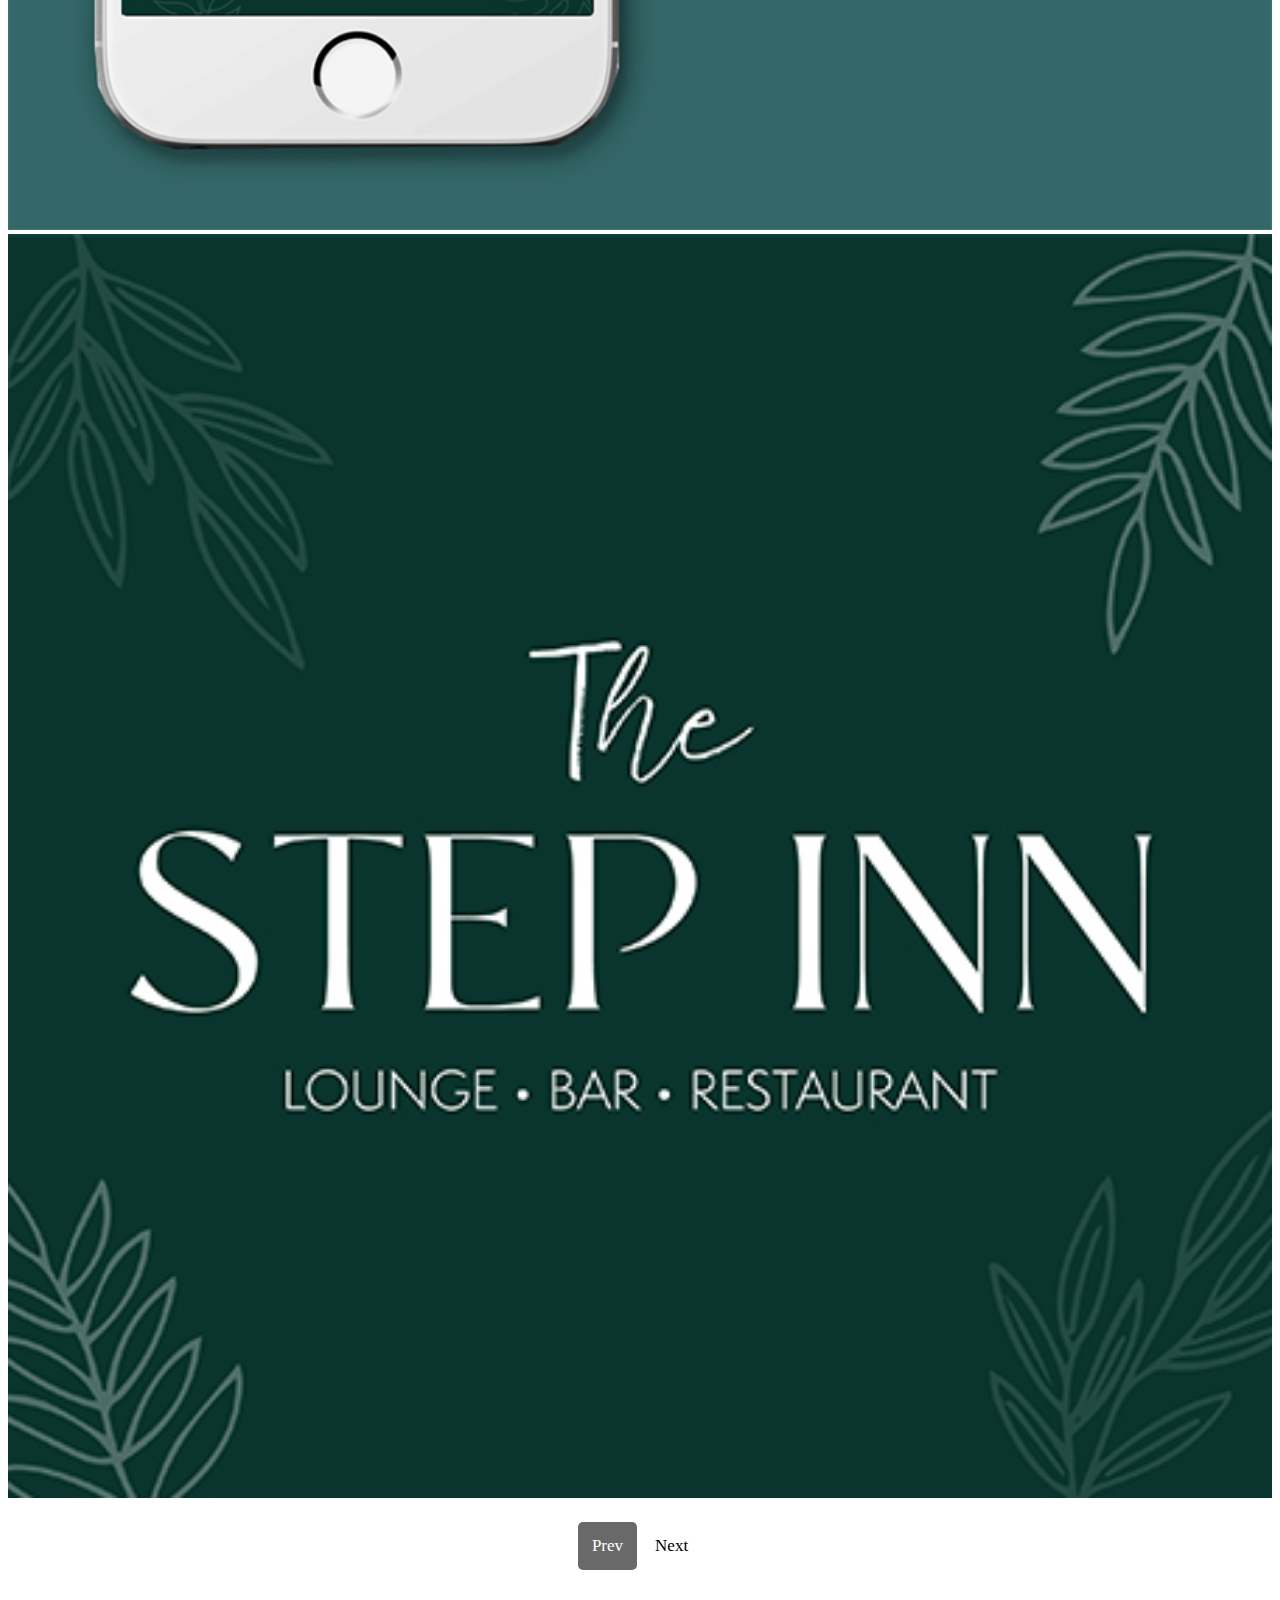
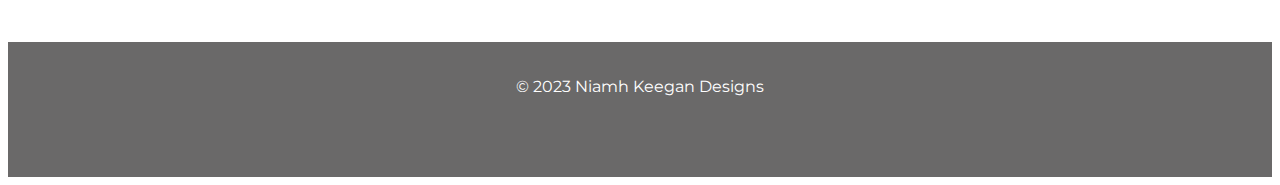
<file: The-Step-Inn.html>
<!DOCTYPE html>
<html>
	<head>
		<title>Niamh Keegan Designs / The Step Inn</title>
		<link href="https://cdn.jsdelivr.net/npm/bootstrap@5.3.0-alpha1/dist/css/bootstrap.min.css" rel="stylesheet" integrity="sha384-GLhlTQ8iRABdZLl6O3oVMWSktQOp6b7In1Zl3/Jr59b6EGGoI1aFkw7cmDA6j6gD" crossorigin="anonymous">
		<script src="https://cdn.jsdelivr.net/npm/bootstrap@5.3.0-alpha1/dist/js/bootstrap.bundle.min.js" integrity="sha384-w76AqPfDkMBDXo30jS1Sgez6pr3x5MlQ1ZAGC+nuZB+EYdgRZgiwxhTBTkF7CXvN" crossorigin="anonymous"></script>
	    <link rel="stylesheet" href="style.css">
        <link rel="icon" type="logo" href="Images/alt-logo.png">
        <link rel="preconnect" href="https://fonts.googleapis.com">
        <link rel="preconnect" href="https://fonts.gstatic.com" crossorigin>
        <link href="https://fonts.googleapis.com/css2?family=Montserrat:wght@300&display=swap" rel="stylesheet">
        <link href="https://fonts.googleapis.com/css2?family=Cormorant+Garamond:wght@300&family=Montserrat:wght@300&display=swap" rel="stylesheet">

	</head>
    <body>
		<div class="container-1">
            <div class="row">
                <div class="row">
                    <div class="col-lg-4 logo">
                        <div class="Logo">
                        <img src="Images/Logo.png" alt="Logo">
                    </div>
                </div>

                    <div class="col-lg-8">
                        <div class="topnav">
                            <a href="contact.html">Contact</a>
                            <a href="portfolio.html">Portfolio</a>
                            <a class="active" href="index.html">Home</a>
                        </div>
                </div>
                
                <div class="row">
                <div class="col-lg-12 h2">
                    <h2>The Step Inn</h2>
                    <h5>Bar & Restaurant based in Co. Dublin<h5>
                </div>
                </div>

                <div class="row">
                    <div class="col-lg-4">
                        <img src="Images/Portfolio/TSI.jpg" width="100%" alt="The Step Inn">
                    </div>
                    <div class="col-lg-4">
                        <img src="Images/Portfolio/TSI2.jpg" width="100%" alt="The Step Inn ">
                    </div>
                    <div class="col-lg-4">
                        <img src="Images/Portfolio/TSI3.jpg" width="100%" alt="The Step Inn">
                    </div>

                    <div class="row">
                        <div class="col-lg-4">
                            <img src="Images/Portfolio/TSI4.jpg" width="100%" alt="The Step Inn">
                        </div>
                        <div class="col-lg-4">
                            <img src="Images/Portfolio/TSI5.jpg" width="100%" alt="The Step Inn ">
                        </div>
                        <div class="col-lg-4">
                            <img src="Images/Portfolio/The-Step-Inn.jpg" width="100%" alt="The Step Inn">
                        </div>

                        <div class="row">
                            <div class="col-lg-12">
                                <div class="pill-nav">
                                    <a class="active" href="Cr-Interiors.html">Prev</a>
                                    <a href="Pieces-By-Jade.html">Next</a>
                                  </div>
                            </div>
                        </div>

            <div class="row footer">
                <div class="col-lg-12">
                    © 2023 Niamh Keegan Designs

​                 </div>
                </div>
                </div>
                </div>



                    
            
            
        
		
		</div>
</body>
</html>
</file>
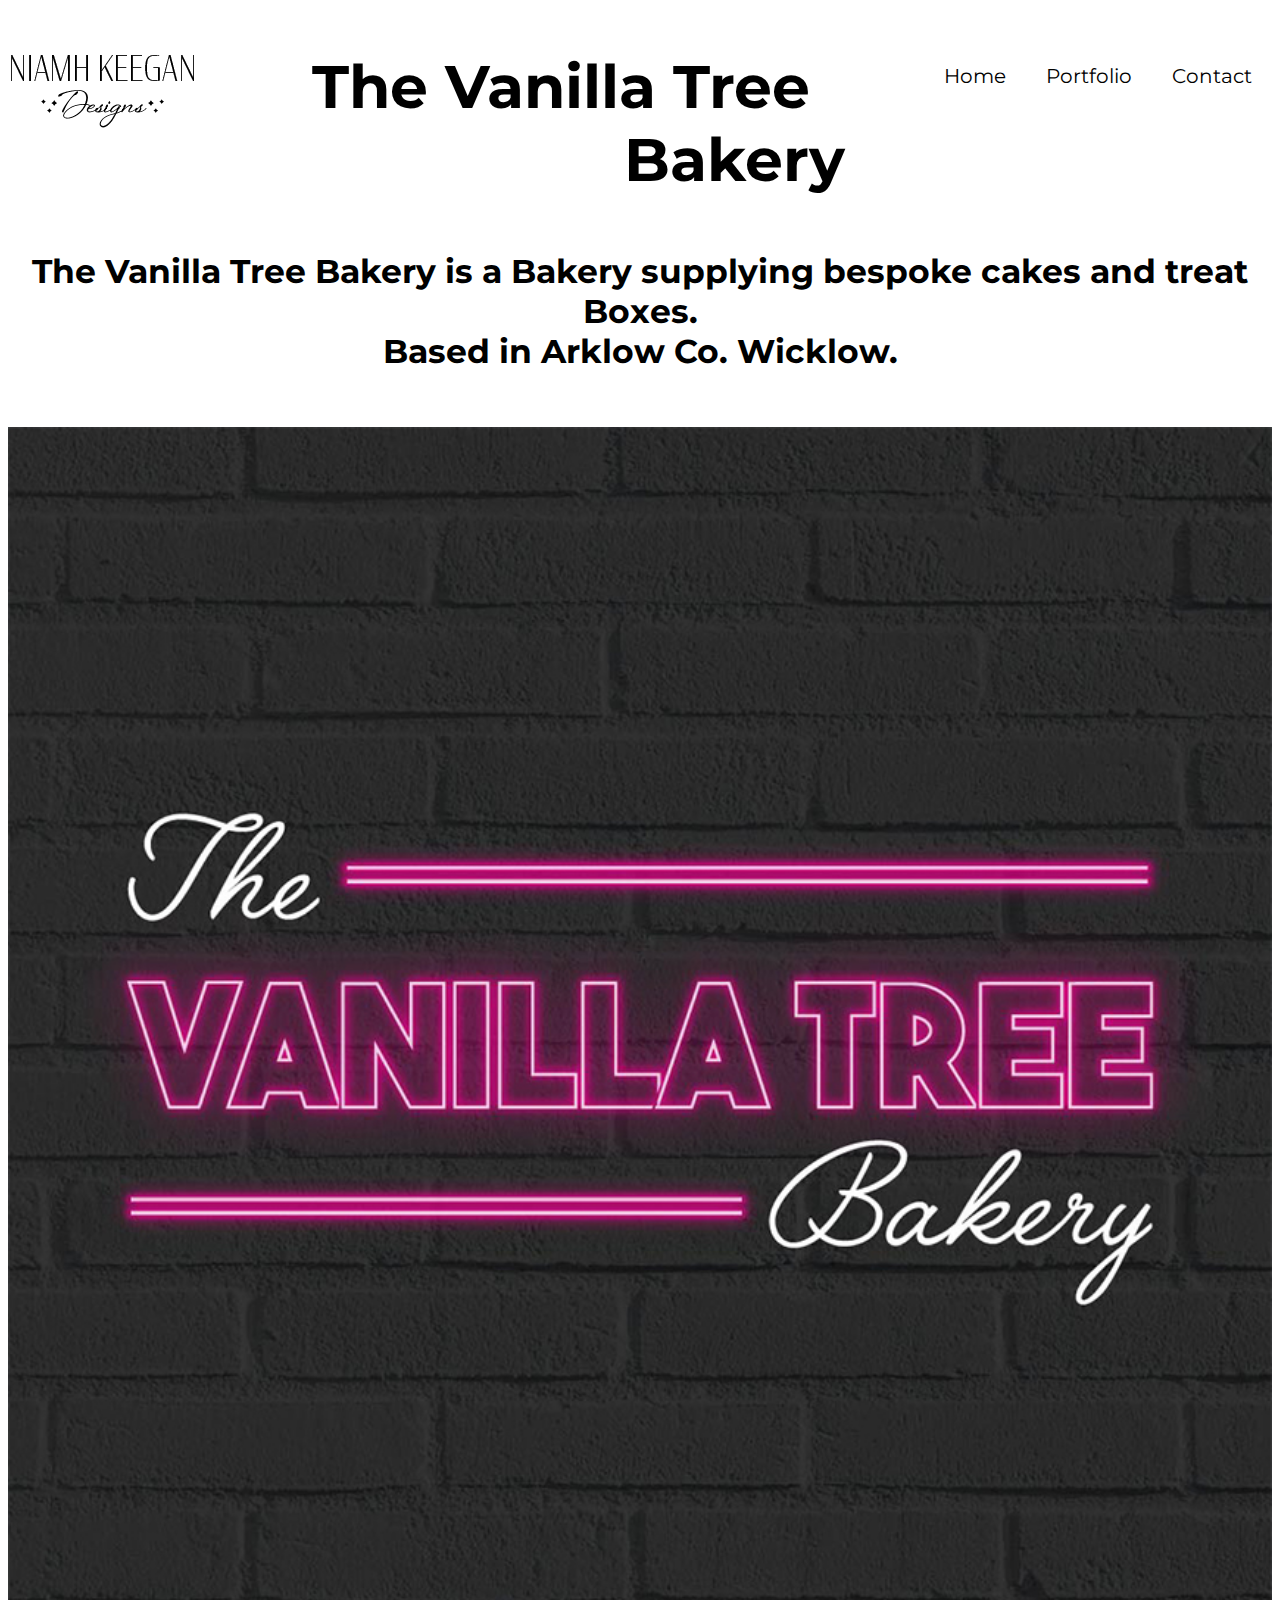
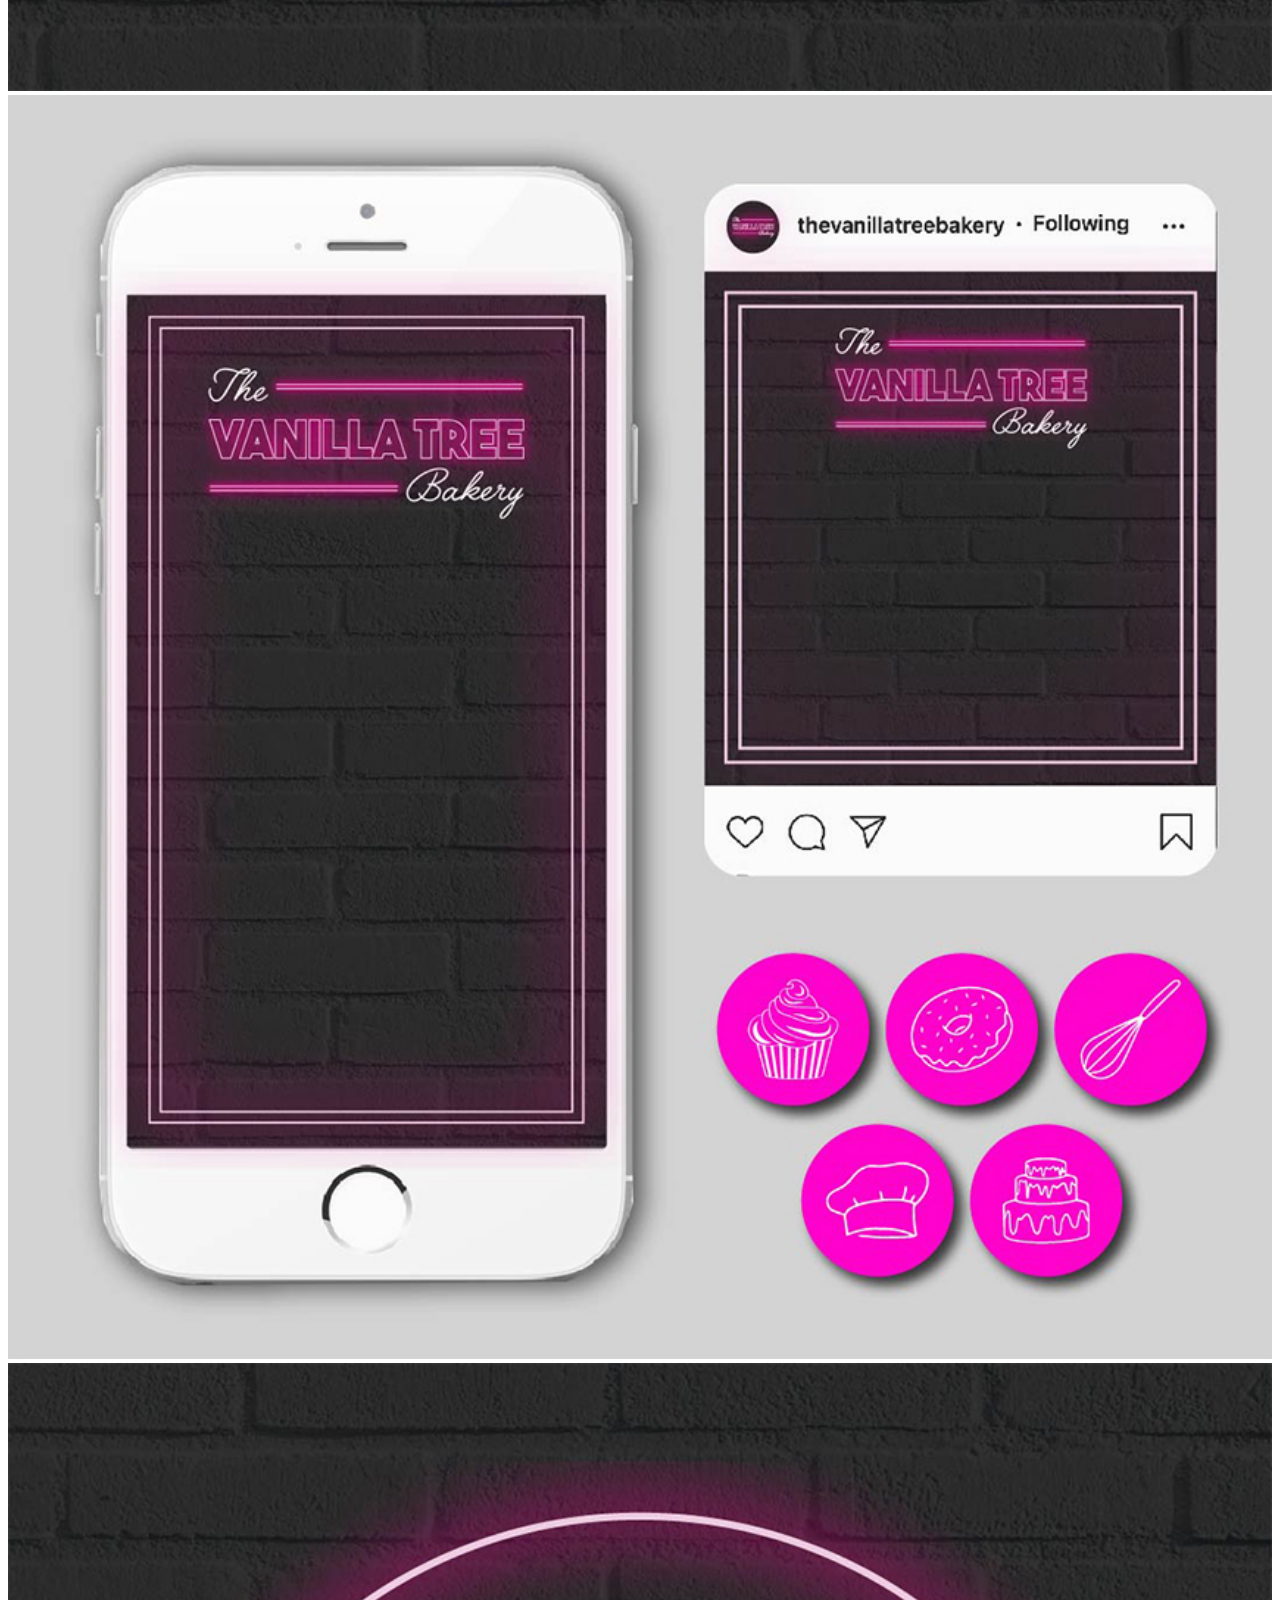
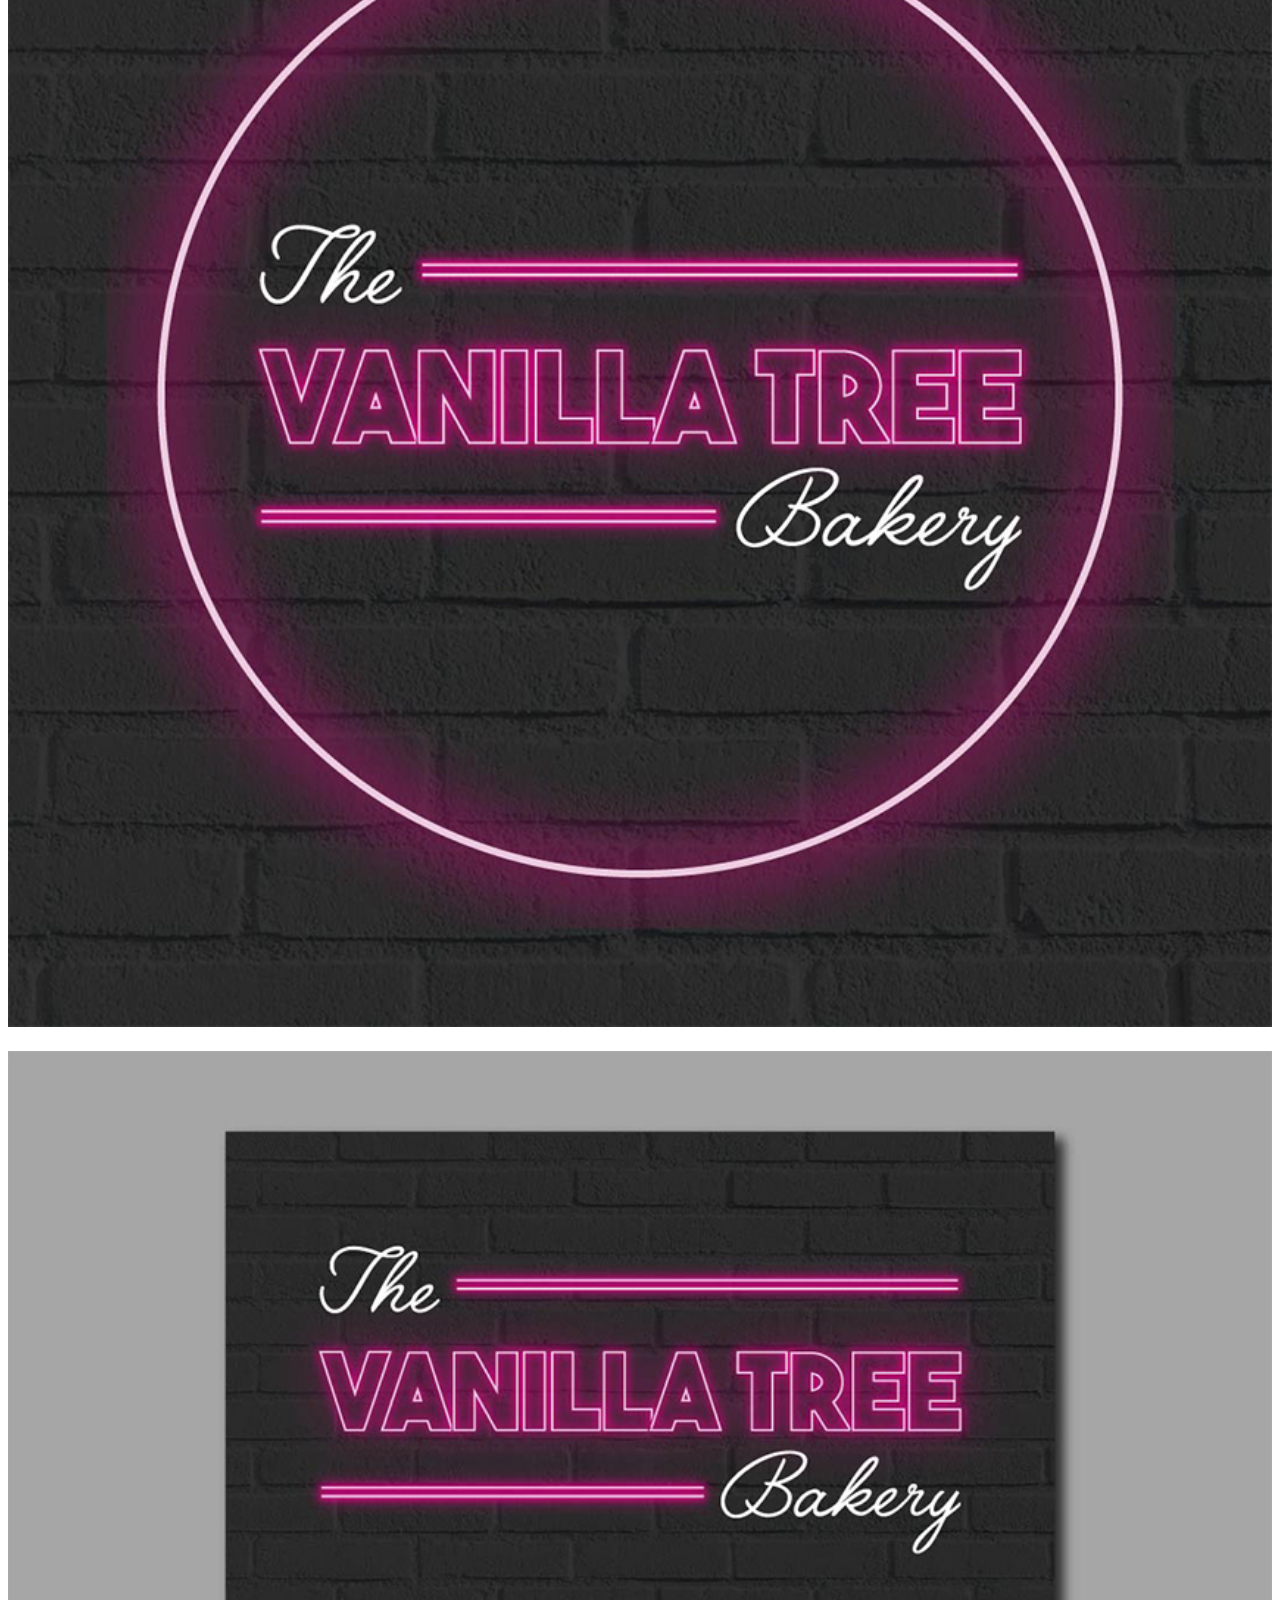
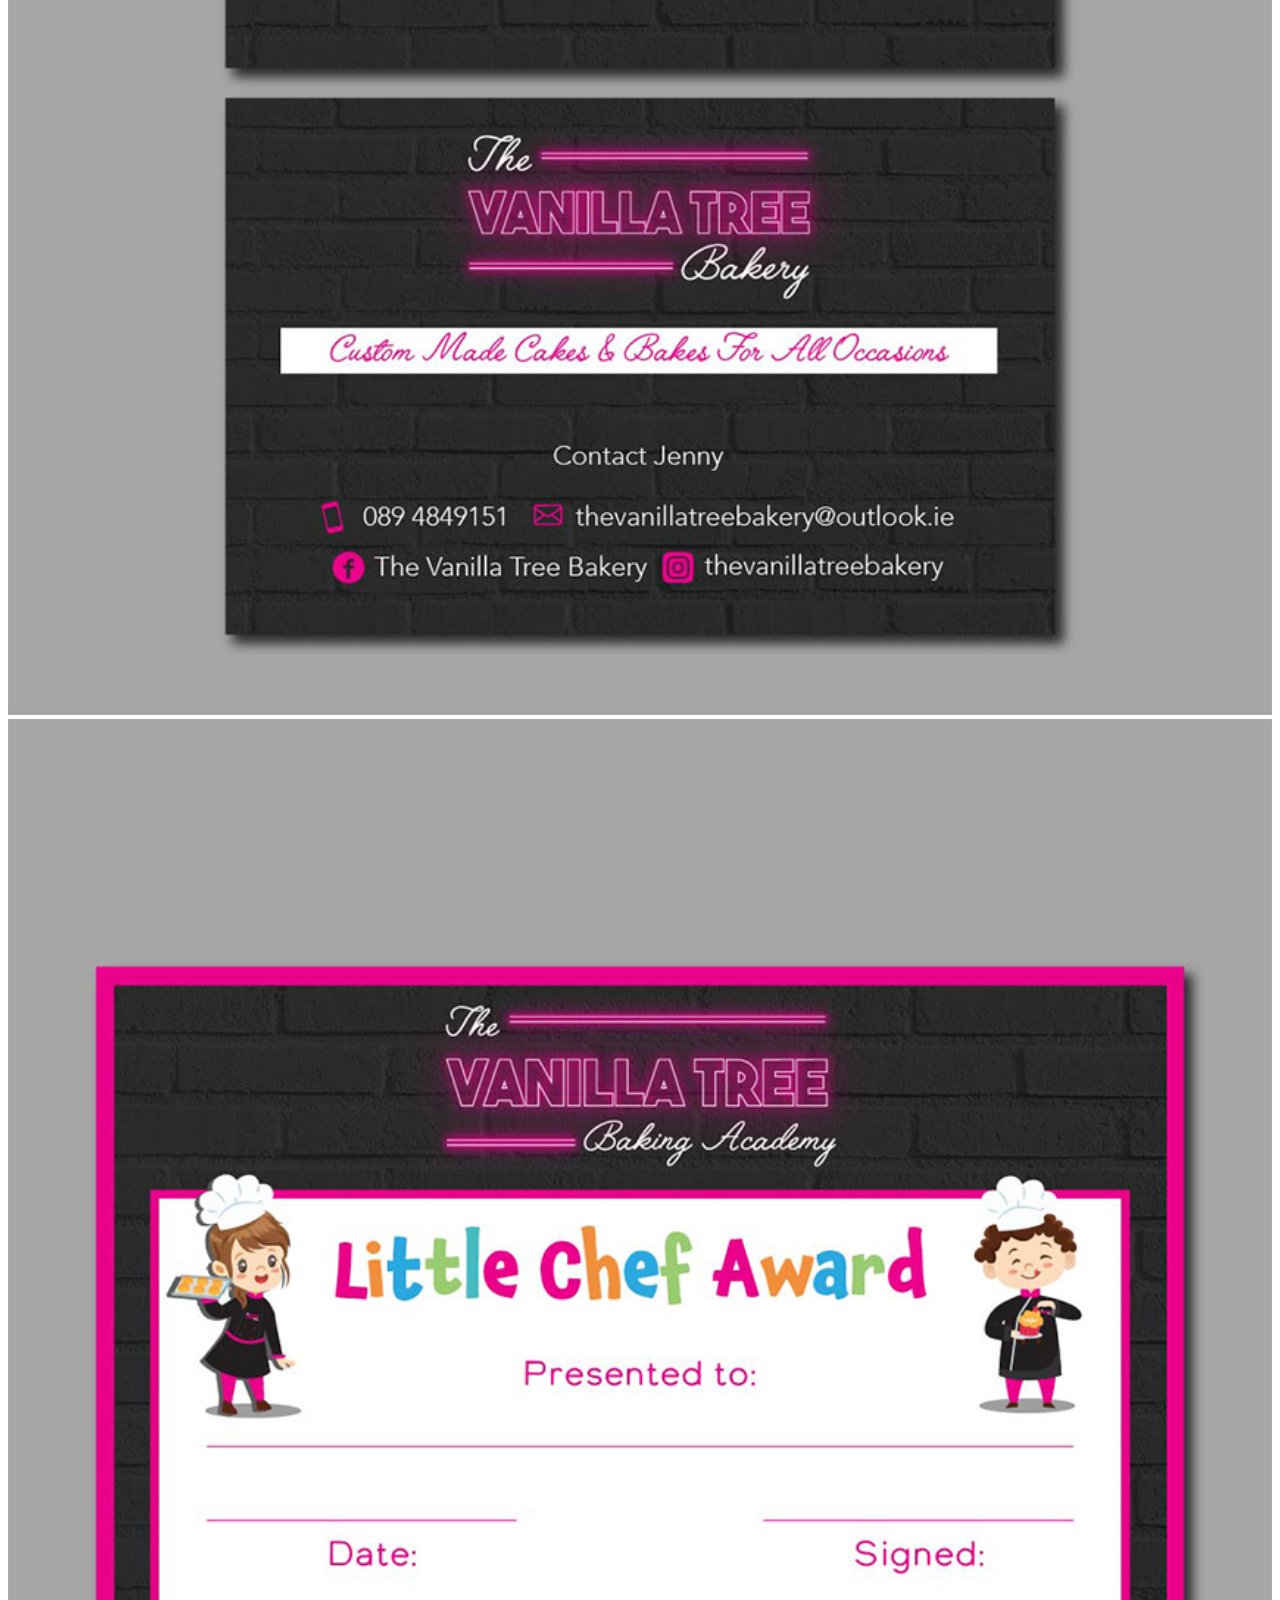
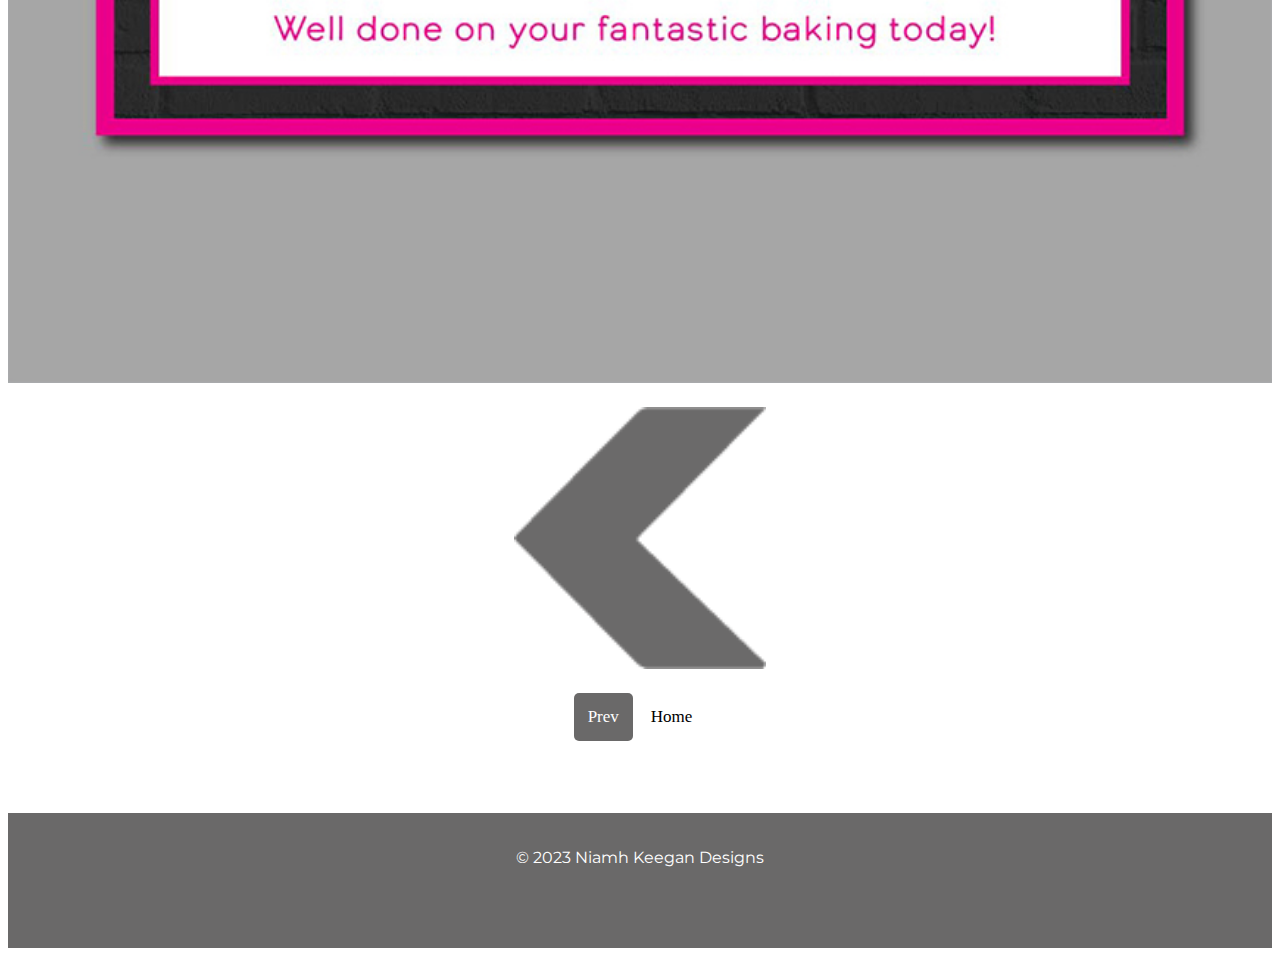
<file: The-Vanilla-Tree-Bakery.html>
<!DOCTYPE html>
<html>
	<head>
		<title>Niamh Keegan Designs / The Vanilla Tree Bakery</title>
		<link href="https://cdn.jsdelivr.net/npm/bootstrap@5.3.0-alpha1/dist/css/bootstrap.min.css" rel="stylesheet" integrity="sha384-GLhlTQ8iRABdZLl6O3oVMWSktQOp6b7In1Zl3/Jr59b6EGGoI1aFkw7cmDA6j6gD" crossorigin="anonymous">
		<script src="https://cdn.jsdelivr.net/npm/bootstrap@5.3.0-alpha1/dist/js/bootstrap.bundle.min.js" integrity="sha384-w76AqPfDkMBDXo30jS1Sgez6pr3x5MlQ1ZAGC+nuZB+EYdgRZgiwxhTBTkF7CXvN" crossorigin="anonymous"></script>
	    <link rel="stylesheet" href="style.css">
        <link rel="icon" type="logo" href="Images/alt-logo.png">
        <link rel="preconnect" href="https://fonts.googleapis.com">
        <link rel="preconnect" href="https://fonts.gstatic.com" crossorigin>
        <link href="https://fonts.googleapis.com/css2?family=Montserrat:wght@300&display=swap" rel="stylesheet">
        <link href="https://fonts.googleapis.com/css2?family=Cormorant+Garamond:wght@300&family=Montserrat:wght@300&display=swap" rel="stylesheet">

	</head>
    <body>
		<div class="container-1">
            <div class="row">
                <div class="row">
                    <div class="col-lg-4 logo">
                        <div class="Logo">
                        <img src="Images/Logo.png" alt="Logo">
                    </div>
                </div>

                    <div class="col-lg-8">
                        <div class="topnav">
                            <a href="contact.html">Contact</a>
                            <a href="portfolio.html">Portfolio</a>
                            <a class="active" href="index.html">Home</a>
                        </div>
                </div>
                
                <div class="row">
                <div class="col-lg-12 h2">
                    <h2>The Vanilla Tree Bakery</h2>
                    <h5>The Vanilla Tree Bakery is a Bakery supplying bespoke cakes and treat Boxes.<br>
                        Based in Arklow Co. Wicklow.
                        <h5>
                </div>
                </div>

                <div class="row">
                    <div class="col-lg-4">
                        <img src="Images/Portfolio/VT1.jpg" width="100%" alt="The Vanilla Tree Bakery">
                    </div>
                    <div class="col-lg-4">
                        <img src="Images/Portfolio/VT2.jpg" width="100%" alt="The Vanilla Tree Bakery">
                    </div>
                    <div class="col-lg-4">
                        <img src="Images/Portfolio/VT3.jpg" width="100%" alt="The Vanilla Tree Bakery">
                    </div>

                    <div class="row">
                        <div class="col-lg-4">
                            <img src="Images/Portfolio/VT4.jpg" width="100%" alt="The Vanilla Tree Bakery">
                        </div>
                        <div class="col-lg-4">
                            <img src="Images/Portfolio/VT5.jpg" width="100%" alt="The Vanilla Tree Bakery">
                        </div>
                        <div class="col-lg-4">
                            
                        </div>

                        <div class="row">
                            <div class="col-lg-1">
                                <a href="Crimson-Sky-Wellness.html">
                                    <img src="Images/Portfolio/left.png" width="20%" alt="The Vanilla Tree Bakery">
                                </a>
                            </div>
                            <div class="col-lg-8">
                             </div>
                            <div class="col-lg-1">
                            </div>

                            <div class="row">
                                <div class="col-lg-12">
                                    <div class="pill-nav">
                                        <a class="active" href="Crimson-Sky-Wellness.html">Prev</a>
                                        <a href="index.html">Home</a>
                                      </div>
                                </div>
                            </div>

            <div class="row footer">
                <div class="col-lg-12">
                    © 2023 Niamh Keegan Designs

​                 </div>
                </div>
                </div>
                </div>



                    
            
            
        
		
		</div>
</body>
</html>
</file>
<file: style.css>
.topnav a{
    display:flex;
    width:fit-content;
    float:right;
    color: #000000;
    text-align: left;
    padding: 14px 20px;
    text-decoration: none;
    font-size: 20px;
    font-family: 'Montserrat', sans-serif;
    
}

.logo {
    float:left;
    align:left;

}

.footer {
    font-family: 'Montserrat', sans-serif;
    background-color:#6a6969;
    color:white;
    height:100px;
    padding-top:35px;
}

body{
    background-color:white;
    text-align:center;
    align-items: center;
    color:black;
}

h1{
    font-size:30px;
    font-family: 'STIX Two Text', serif;

}
.show{
    background-color:white;
    color:black;
}
.row{
    margin-top:20px;
    min-height:100px;
    justify-content:space-between;
}

.portfolio{
   height:auto;

}
.show{
    background-color: #000000;
}

.row1{
    
    height: 200px;
    padding: 20px;


}

.grey{
    background-color: #f5f5f5;
}

.grey2 {
    background-color: #f5f5f5;
    height:560px;
    padding-top:50px;

}


.homepage-div{
    padding-top:100px;
    padding-bottom:50px;
    padding-left:50px;
    padding-right:50px;
    font-family: 'Montserrat', sans-serif;

}

.help{
    padding-top:50px;
    padding-bottom:20px;
    font-family: 'Montserrat', sans-serif;
    font-size:25px;

}

.h2{
    font-family: 'Montserrat', sans-serif;
    font-size:40px
}

.h3{
    font-family: 'Montserrat', sans-serif;
    font-size:5px

}

.photo{
    padding-right:20px;
}

.intro-div{
   padding-top:150px;
   padding-left:100px;
   padding-right:10px;
   font-family: 'Montserrat', sans-serif;
   align-items: center;

}

.pink{
    background-color:#ffb3e6;
    padding:100px;
    font-family: 'Montserrat', sans-serif;
}

.button{
    width:50px;
    font-family: 'Montserrat', sans-serif;
}

.portfoliotext{
    padding-right:400px;
}

.p{
    font-size:12px;
}

.contact{
    padding-top:40px;
    padding-bottom:10px;
    font-family: 'Montserrat', sans-serif;
    min-height: 300px;
    background-color: white;
}

.contact2{
    padding-top:100px;
    padding-bottom:10px;
    font-family: 'Montserrat', sans-serif;
    min-height: 300px;
    background-color: white;
}


h4{
	display:none;
}

.portfolio-div{
    padding-top:50px;
    padding-bottom:50px;
    padding-left:50px;
    padding-right:50px;
    font-family: 'Montserrat', sans-serif;
    font-size: large;

}

/* Style the links inside the pill navigation menu */
.pill-nav a {
    display: inline-block;
    color: black;
    text-align: center;
    padding: 14px;
    text-decoration: none;
    font-size: 17px;
    border-radius: 5px;
  }
  
  /* Change the color of links on mouse-over */
  .pill-nav a:hover {
    background-color: #ddd;
    color: black;
  }
  
  /* Add a color to the active/current link */
  .pill-nav a.active {
    background-color: #6a6969;
    color: white;
  }
</file>
